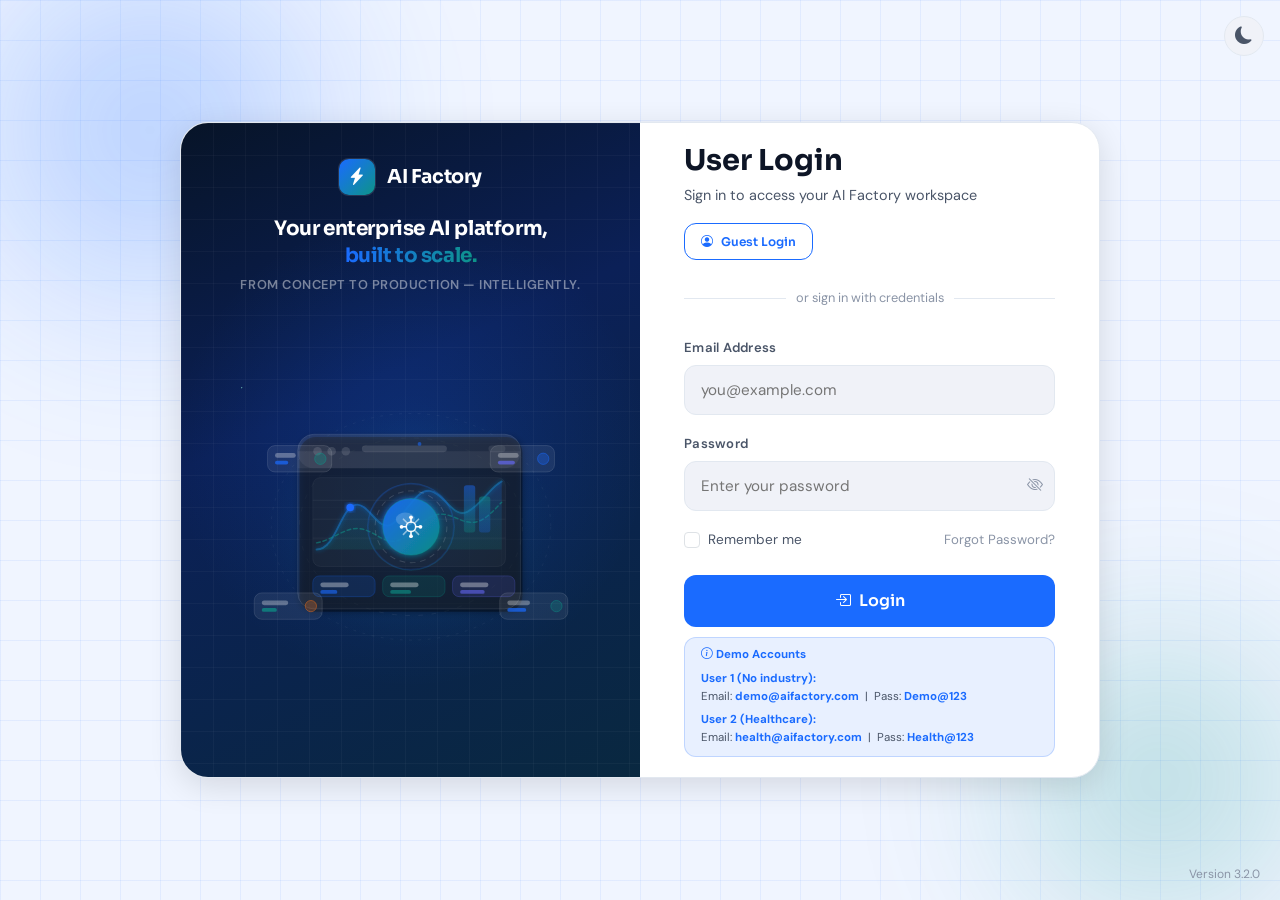
<file: index.html>
<!DOCTYPE html>
<html lang="en" data-theme="light">
<head>
  <meta charset="UTF-8" />
  <meta name="viewport" content="width=device-width, initial-scale=1.0" />
  <title>Login — AI Factory</title>

  <!-- Bootstrap 5 -->
  <link href="https://cdn.jsdelivr.net/npm/bootstrap@5.3.3/dist/css/bootstrap.min.css" rel="stylesheet" />
  <!-- Bootstrap Icons -->
  <link href="https://cdn.jsdelivr.net/npm/bootstrap-icons@1.11.3/font/bootstrap-icons.min.css" rel="stylesheet" />
  <!-- Google Fonts -->
  <link href="https://fonts.googleapis.com/css2?family=Sora:wght@300;400;500;600;700;800&family=DM+Sans:opsz,wght@9..40,300;9..40,400;9..40,500;9..40,600&display=swap" rel="stylesheet" />
  <!-- Styles -->
  <link rel="stylesheet" href="css/main.css" />
  <link rel="stylesheet" href="css/login.css" />

  <style>
    /* Spinner for button loading state */
    .spinner {
      display: inline-block;
      width: 14px; height: 14px;
      border: 2px solid rgba(255,255,255,.4);
      border-top-color: #fff;
      border-radius: 50%;
      animation: spin .7s linear infinite;
    }
    @keyframes spin { to { transform: rotate(360deg); } }

    /* Microsoft logo SVG colors */
    .ms-squares { display: flex; gap: 2px; }
    .ms-sq { width: 10px; height: 10px; border-radius: 1px; }
  </style>
</head>
<body class="login-body">

  <!-- Background elements -->
  <div class="login-grid"></div>
  <div class="login-blob login-blob-1"></div>
  <div class="login-blob login-blob-2"></div>

  <!-- Theme toggle (top-right) -->
  <button class="theme-toggle" style="position:fixed;top:16px;right:16px;z-index:100;"
          title="Toggle theme">
    <i class="bi bi-moon-fill"></i>
  </button>

  <!-- Toast container -->
  <div class="toast-container"></div>

  <!-- Login card -->
  <div class="login-wrapper">
    <div class="login-card">

      <!-- LEFT PANEL -->
      <div class="login-left">

        <!-- Logo -->
        <div class="login-logo anim-fade-up">
          <div class="login-logo-icon">
            <i class="bi bi-lightning-charge-fill"></i>
          </div>
          <span class="login-logo-text">AI Factory</span>
        </div>

        <!-- Tagline -->
        <div class="ll-headline anim-fade-up delay-1">
          Your enterprise AI platform, <em>built to scale.</em>
        </div>
        <div class="ll-sub anim-fade-up delay-2">
          From concept to production — intelligently.
        </div>

        <!-- Illustration -->
        <div class="ll-illustration anim-fade-up delay-2">
          <svg viewBox="0 0 360 300" xmlns="http://www.w3.org/2000/svg" class="ll-svg">
            <defs>

              <radialGradient id="bgGlow" cx="50%" cy="50%" r="50%">
                <stop offset="0%"   stop-color="#1a6bff" stop-opacity=".15"/>
                <stop offset="100%" stop-color="#0d9488" stop-opacity="0"/>
              </radialGradient>

              <linearGradient id="coreGrad" x1="0%" y1="0%" x2="100%" y2="100%">
                <stop offset="0%"   stop-color="#1a6bff"/>
                <stop offset="100%" stop-color="#0d9488"/>
              </linearGradient>

              <linearGradient id="ringGrad" x1="0%" y1="0%" x2="100%" y2="100%">
                <stop offset="0%"   stop-color="#1a6bff" stop-opacity=".5"/>
                <stop offset="100%" stop-color="#0d9488" stop-opacity=".5"/>
              </linearGradient>

              <linearGradient id="barA" x1="0%" y1="0%" x2="0%" y2="100%">
                <stop offset="0%"   stop-color="#1a6bff" stop-opacity=".9"/>
                <stop offset="100%" stop-color="#0d9488" stop-opacity=".6"/>
              </linearGradient>
              <linearGradient id="barB" x1="0%" y1="0%" x2="0%" y2="100%">
                <stop offset="0%"   stop-color="#0d9488" stop-opacity=".9"/>
                <stop offset="100%" stop-color="#1a6bff" stop-opacity=".5"/>
              </linearGradient>

              <filter id="softglow" x="-40%" y="-40%" width="180%" height="180%">
                <feGaussianBlur stdDeviation="4" result="b"/>
                <feMerge><feMergeNode in="b"/><feMergeNode in="SourceGraphic"/></feMerge>
              </filter>

              <filter id="subtleglow" x="-20%" y="-20%" width="140%" height="140%">
                <feGaussianBlur stdDeviation="2" result="b"/>
                <feMerge><feMergeNode in="b"/><feMergeNode in="SourceGraphic"/></feMerge>
              </filter>

              <clipPath id="cardClip">
                <rect x="60" y="50" width="240" height="190" rx="18"/>
              </clipPath>
            </defs>

            <!-- Ambient background glow -->
            <ellipse cx="180" cy="148" rx="155" ry="128" fill="url(#bgGlow)"/>

            <!-- ── Outer decorative orbit rings ── -->
            <ellipse cx="180" cy="148" rx="148" ry="120"
              fill="none" stroke="rgba(255,255,255,.05)" stroke-width="1"
              stroke-dasharray="3 7"/>
            <ellipse cx="180" cy="148" rx="118" ry="94"
              fill="none" stroke="rgba(255,255,255,.07)" stroke-width="1"
              stroke-dasharray="5 9"/>

            <!-- ── Floating mini dashboard card ── -->
            <!-- card shadow -->
            <rect x="62" y="53" width="236" height="185" rx="17"
              fill="rgba(0,0,0,.35)" filter="url(#softglow)"/>
            <!-- card body -->
            <rect x="60" y="50" width="236" height="185" rx="17"
              fill="rgba(255,255,255,.05)"
              stroke="rgba(255,255,255,.1)" stroke-width="1"/>
            <!-- card header bar -->
            <rect x="60" y="50" width="236" height="36" rx="17"
              fill="rgba(255,255,255,.06)"/>
            <rect x="60" y="68"  width="236" height="18"
              fill="rgba(255,255,255,.06)"/>
            <!-- traffic-light dots -->
            <circle cx="81" cy="68" r="4.5" fill="rgba(255,255,255,.12)"/>
            <circle cx="96" cy="68" r="4.5" fill="rgba(255,255,255,.12)"/>
            <circle cx="111" cy="68" r="4.5" fill="rgba(255,255,255,.12)"/>
            <!-- header label placeholder -->
            <rect x="128" y="62" width="90" height="7" rx="3.5"
              fill="rgba(255,255,255,.12)"/>
            <!-- right icon placeholder -->
            <rect x="262" y="62" width="18" height="7" rx="3.5"
              fill="rgba(255,255,255,.08)"/>

            <!-- ── Chart area (inside card) ── -->
            <!-- subtle chart bg -->
            <rect x="76" y="96" width="204" height="94" rx="8"
              fill="rgba(255,255,255,.03)" stroke="rgba(255,255,255,.05)" stroke-width="1"/>

            <!-- Grid lines (horizontal) -->
            <line x1="76"  y1="120" x2="280" y2="120" stroke="rgba(255,255,255,.05)" stroke-width="1"/>
            <line x1="76"  y1="140" x2="280" y2="140" stroke="rgba(255,255,255,.05)" stroke-width="1"/>
            <line x1="76"  y1="160" x2="280" y2="160" stroke="rgba(255,255,255,.05)" stroke-width="1"/>

            <!-- Smooth area chart fill -->
            <path d="M80,172 C100,172 105,130 120,125 C135,120 145,155 160,145
                      C175,135 185,108 200,110 C215,112 225,140 240,132
                      C255,124 265,105 276,100 L276,172 Z"
              fill="url(#barA)" opacity=".25"/>
            <!-- Area chart line -->
            <path d="M80,172 C100,172 105,130 120,125 C135,120 145,155 160,145
                      C175,135 185,108 200,110 C215,112 225,140 240,132
                      C255,124 265,105 276,100"
              fill="none" stroke="url(#ringGrad)" stroke-width="2"
              stroke-linecap="round" filter="url(#subtleglow)"/>

            <!-- Second line (teal) -->
            <path d="M80,165 C98,162 110,148 126,150 C142,152 152,168 168,162
                      C184,156 192,138 208,135 C224,132 236,148 252,142 C262,138 270,128 276,122"
              fill="none" stroke="rgba(13,148,136,.55)" stroke-width="1.5"
              stroke-dasharray="4 3" stroke-linecap="round"/>

            <!-- Animated dot tracking the main line -->
            <circle r="4" fill="#1a6bff" filter="url(#subtleglow)">
              <animateMotion dur="5s" repeatCount="indefinite"
                path="M80,172 C100,172 105,130 120,125 C135,120 145,155 160,145 C175,135 185,108 200,110 C215,112 225,140 240,132 C255,124 265,105 276,100"
                keyTimes="0;1" calcMode="linear"/>
            </circle>

            <!-- ── Mini bar chart (right side of card) ── -->
            <rect x="236" y="104" width="12" height="50" rx="3" fill="url(#barA)" opacity=".5"/>
            <rect x="252" y="116" width="12" height="38" rx="3" fill="url(#barB)" opacity=".5"/>

            <!-- ── KPI pill row at card bottom ── -->
            <!-- pill 1 -->
            <rect x="76" y="200" width="66" height="22" rx="7"
              fill="rgba(26,107,255,.15)" stroke="rgba(26,107,255,.25)" stroke-width="1"/>
            <rect x="84" y="207" width="30" height="5" rx="2.5" fill="rgba(255,255,255,.35)"/>
            <rect x="84" y="215" width="18" height="4" rx="2" fill="rgba(26,107,255,.6)"/>
            <!-- pill 2 -->
            <rect x="150" y="200" width="66" height="22" rx="7"
              fill="rgba(13,148,136,.15)" stroke="rgba(13,148,136,.25)" stroke-width="1"/>
            <rect x="158" y="207" width="30" height="5" rx="2.5" fill="rgba(255,255,255,.35)"/>
            <rect x="158" y="215" width="22" height="4" rx="2" fill="rgba(13,148,136,.6)"/>
            <!-- pill 3 -->
            <rect x="224" y="200" width="66" height="22" rx="7"
              fill="rgba(99,102,241,.15)" stroke="rgba(99,102,241,.25)" stroke-width="1"/>
            <rect x="232" y="207" width="30" height="5" rx="2.5" fill="rgba(255,255,255,.35)"/>
            <rect x="232" y="215" width="26" height="4" rx="2" fill="rgba(99,102,241,.6)"/>

            <!-- ── Central AI core orb (floating above card) ── -->
            <!-- outer halo -->
            <circle cx="180" cy="148" r="46"
              fill="none" stroke="url(#ringGrad)" stroke-width="1" opacity=".4">
              <animateTransform attributeName="transform" type="rotate"
                from="0 180 148" to="360 180 148" dur="18s" repeatCount="indefinite"/>
            </circle>
            <!-- rotating dashed ring -->
            <circle cx="180" cy="148" r="38"
              fill="none" stroke="rgba(255,255,255,.15)" stroke-width="1"
              stroke-dasharray="6 5">
              <animateTransform attributeName="transform" type="rotate"
                from="0 180 148" to="-360 180 148" dur="12s" repeatCount="indefinite"/>
            </circle>
            <!-- core body -->
            <circle cx="180" cy="148" r="30" fill="url(#coreGrad)"
              filter="url(#softglow)" opacity=".92"/>
            <!-- core highlight -->
            <ellipse cx="174" cy="140" rx="10" ry="7"
              fill="rgba(255,255,255,.18)"/>
            <!-- circuit / AI icon -->
            <g transform="translate(166,134)" fill="none" stroke="white"
              stroke-width="1.7" stroke-linecap="round" stroke-linejoin="round">
              <!-- abstract neural net / circuit -->
              <circle cx="14" cy="14" r="5" stroke-opacity=".9"/>
              <line x1="14" y1="9"  x2="14" y2="4"/>
              <line x1="14" y1="19" x2="14" y2="24"/>
              <line x1="9"  y1="14" x2="4"  y2="14"/>
              <line x1="19" y1="14" x2="24" y2="14"/>
              <circle cx="14" cy="4"  r="2" fill="white" stroke="none"/>
              <circle cx="14" cy="24" r="2" fill="white" stroke="none"/>
              <circle cx="4"  cy="14" r="2" fill="white" stroke="none"/>
              <circle cx="24" cy="14" r="2" fill="white" stroke="none"/>
              <line x1="10" y1="10" x2="6"  y2="6"  stroke-opacity=".5"/>
              <line x1="18" y1="10" x2="22" y2="6"  stroke-opacity=".5"/>
              <line x1="10" y1="18" x2="6"  y2="22" stroke-opacity=".5"/>
              <line x1="18" y1="18" x2="22" y2="22" stroke-opacity=".5"/>
            </g>
            <!-- pulse rings -->
            <circle cx="180" cy="148" r="30" fill="none"
              stroke="rgba(26,107,255,.6)" stroke-width="1.5">
              <animate attributeName="r"       values="30;54;30" dur="3.5s" repeatCount="indefinite"/>
              <animate attributeName="opacity" values=".7;0;.7"  dur="3.5s" repeatCount="indefinite"/>
            </circle>
            <circle cx="180" cy="148" r="30" fill="none"
              stroke="rgba(13,148,136,.4)" stroke-width="1">
              <animate attributeName="r"       values="30;46;30" dur="3.5s" begin="1.2s" repeatCount="indefinite"/>
              <animate attributeName="opacity" values=".5;0;.5"  dur="3.5s" begin="1.2s" repeatCount="indefinite"/>
            </circle>

            <!-- ── Floating micro-cards (surrounding the orb) ── -->
            <!-- Top-left chip -->
            <g transform="translate(28,62)">
              <rect width="68" height="28" rx="8"
                fill="rgba(255,255,255,.07)" stroke="rgba(255,255,255,.12)" stroke-width="1"/>
              <rect x="8" y="8"  width="22" height="5" rx="2.5" fill="rgba(255,255,255,.3)"/>
              <rect x="8" y="16" width="14" height="4" rx="2"   fill="rgba(26,107,255,.7)"/>
              <circle cx="56" cy="14" r="6"
                fill="rgba(13,148,136,.3)" stroke="rgba(13,148,136,.5)" stroke-width="1"/>
            </g>
            <!-- Top-right chip -->
            <g transform="translate(264,62)">
              <rect width="68" height="28" rx="8"
                fill="rgba(255,255,255,.07)" stroke="rgba(255,255,255,.12)" stroke-width="1"/>
              <rect x="8" y="8"  width="22" height="5" rx="2.5" fill="rgba(255,255,255,.3)"/>
              <rect x="8" y="16" width="18" height="4" rx="2"   fill="rgba(99,102,241,.7)"/>
              <circle cx="56" cy="14" r="6"
                fill="rgba(26,107,255,.3)" stroke="rgba(26,107,255,.5)" stroke-width="1"/>
            </g>
            <!-- Bottom-left chip -->
            <g transform="translate(14,218)">
              <rect width="72" height="28" rx="8"
                fill="rgba(255,255,255,.07)" stroke="rgba(255,255,255,.12)" stroke-width="1"/>
              <rect x="8" y="8"  width="28" height="5" rx="2.5" fill="rgba(255,255,255,.3)"/>
              <rect x="8" y="16" width="16" height="4" rx="2"   fill="rgba(13,148,136,.7)"/>
              <circle cx="60" cy="14" r="6"
                fill="rgba(249,115,22,.25)" stroke="rgba(249,115,22,.45)" stroke-width="1"/>
            </g>
            <!-- Bottom-right chip -->
            <g transform="translate(274,218)">
              <rect width="72" height="28" rx="8"
                fill="rgba(255,255,255,.07)" stroke="rgba(255,255,255,.12)" stroke-width="1"/>
              <rect x="8" y="8"  width="24" height="5" rx="2.5" fill="rgba(255,255,255,.3)"/>
              <rect x="8" y="16" width="20" height="4" rx="2"   fill="rgba(26,107,255,.7)"/>
              <circle cx="60" cy="14" r="6"
                fill="rgba(13,148,136,.25)" stroke="rgba(13,148,136,.45)" stroke-width="1"/>
            </g>

            <!-- ── Floating data particles ── -->
            <circle r="2" fill="rgba(26,107,255,.8)" opacity=".7">
              <animateMotion dur="7s" repeatCount="indefinite"
                path="M90,90 Q180,30 270,90 Q330,148 270,210 Q180,270 90,210 Q30,148 90,90"/>
            </circle>
            <circle r="1.5" fill="rgba(13,148,136,.8)" opacity=".7">
              <animateMotion dur="9s" repeatCount="indefinite" begin="2s"
                path="M270,90 Q180,30 90,90 Q30,148 90,210 Q180,270 270,210 Q330,148 270,90"/>
            </circle>
            <circle r="1.5" fill="rgba(255,255,255,.5)" opacity=".6">
              <animateMotion dur="11s" repeatCount="indefinite" begin="4s"
                path="M180,50 Q260,90 290,148 Q260,210 180,250 Q100,210 70,148 Q100,90 180,50"/>
            </circle>

          </svg>
        </div>

      </div><!-- /login-left -->

      <!-- RIGHT PANEL -->
      <div class="login-right">
        <div class="login-right-header anim-fade-up">
          <h2>User Login</h2>
          <p>Sign in to access your AI Factory workspace</p>
        </div>

        <!-- Guest login -->
        <div class="guest-btn-wrap anim-fade-up delay-1">
          <button class="btn-outline-accent" id="guestBtn" style="font-size:.75rem;padding:8px 16px;">
            <i class="bi bi-person-circle"></i> Guest Login
          </button>
        </div>

        <div class="or-divider anim-fade-up delay-1">or sign in with credentials</div>

        <!-- Login form -->
        <form id="loginForm" novalidate class="anim-fade-up delay-2">
          <!-- Email -->
          <div class="form-group">
            <label class="form-label" for="email">Email Address</label>
            <input
              type="email"
              id="email"
              class="form-input"
              placeholder="you@example.com"
              autocomplete="email"
            />
            <div class="field-error" id="emailError"></div>
          </div>

          <!-- Password -->
          <div class="form-group">
            <label class="form-label" for="password">Password</label>
            <div style="position:relative;">
              <input
                type="password"
                id="password"
                class="form-input"
                placeholder="Enter your password"
                autocomplete="current-password"
                style="padding-right:44px;"
              />
              <button type="button" id="togglePass"
                style="position:absolute;right:12px;top:50%;transform:translateY(-50%);
                       background:none;border:none;cursor:pointer;color:var(--text-muted);font-size:1rem;">
                <i class="bi bi-eye-slash" id="togglePassIcon"></i>
              </button>
            </div>
            <div class="field-error" id="passwordError"></div>
          </div>

          <!-- Remember me -->
          <div class="d-flex align-items-center justify-content-between" style="margin-top:4px;">
            <label class="d-flex align-items-center gap-2" style="cursor:pointer;">
              <input type="checkbox" id="remember" class="form-check-input" style="margin:0;" />
              <span class="form-check-label">Remember me</span>
            </label>
            <a href="#" class="forgot-link" style="margin:0;">Forgot Password?</a>
          </div>

          <!-- Submit -->
          <button type="submit" class="login-btn" id="loginBtn">
            <i class="bi bi-box-arrow-in-right"></i> Login
          </button>
        </form>

        <!-- Demo credentials hint -->
        <div class="demo-hint anim-fade-up delay-3">
          <div style="font-weight:700;margin-bottom:6px;color:var(--accent);">
            <i class="bi bi-info-circle"></i> Demo Accounts
          </div>
          <div style="margin-bottom:4px;">
            <strong>User 1 (No industry):</strong><br/>
            Email: <strong>demo@aifactory.com</strong> &nbsp;|&nbsp; Pass: <strong>Demo@123</strong>
          </div>
          <div>
            <strong>User 2 (Healthcare):</strong><br/>
            Email: <strong>health@aifactory.com</strong> &nbsp;|&nbsp; Pass: <strong>Health@123</strong>
          </div>
        </div>
      </div><!-- /login-right -->

    </div><!-- /login-card -->
  </div>

  <!-- Version -->
  <div class="login-version">Version 3.2.0</div>

  <!-- Scripts -->
  <script src="https://cdn.jsdelivr.net/npm/bootstrap@5.3.3/dist/js/bootstrap.bundle.min.js"></script>
  <script src="js/core.js"></script>
  <script>
    // Password toggle
    document.getElementById('togglePass')?.addEventListener('click', () => {
      const input = document.getElementById('password');
      const icon  = document.getElementById('togglePassIcon');
      if (input.type === 'password') {
        input.type = 'text';
        icon.className = 'bi bi-eye';
      } else {
        input.type = 'password';
        icon.className = 'bi bi-eye-slash';
      }
    });
  </script>
  <script src="js/login.js"></script>
</body>
</html>
</file>
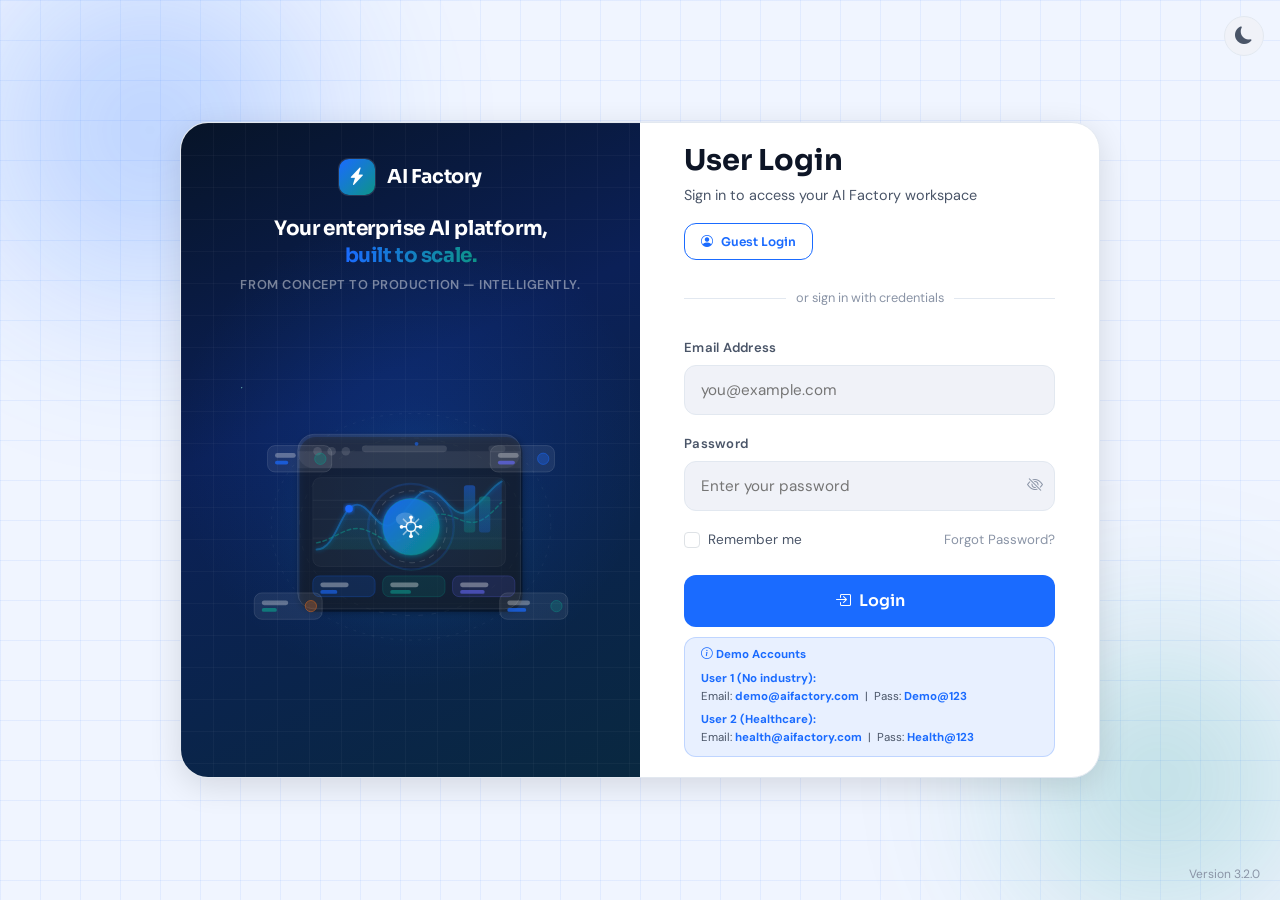
<file: financial.html>
<!DOCTYPE html>
<html lang="en" data-theme="light" class="ind-financial">
<head>
<meta charset="utf-8"><meta name="viewport" content="width=device-width,initial-scale=1">
<title>AI Factory · Financial Services</title>
<link rel="stylesheet" href="css/portal.css">
</head>
<body class="ind-financial">
<div class="portal-wrap">


  <div class="sb-overlay" id="sbOverlay"></div>
  <aside class="sidebar" id="sidebar">
    <div class="sb-brand">
      <div class="sb-logo-mark">AI</div>
      <div class="sb-brand-text">
        <strong>AI Factory™</strong>
        <span>Enterprise Platform</span>
      </div>
    </div>
    <div class="sb-industry">
      <div class="sb-industry-icon">💳</div>
      <div class="sb-industry-text">
        <strong>Financial Services</strong>
        <span>Industry Dashboard</span>
      </div>
    </div>
    <nav class="sb-nav">
      <div class="sb-section-label">Overview</div>
    <a class="sb-item" href="financial.html" data-page="financial.html" data-label="Financial Services Dashboard">
      <span class="sb-icon"><svg width="16" height="16" viewBox="0 0 24 24" fill="none" stroke="currentColor" stroke-width="2" stroke-linecap="round" stroke-linejoin="round" class=""><rect x="3" y="3" width="7" height="7" rx="1"/><rect x="14" y="3" width="7" height="7" rx="1"/><rect x="3" y="14" width="7" height="7" rx="1"/><rect x="14" y="14" width="7" height="7" rx="1"/></svg></span>
      <span class="sb-label">Financial Services Dashboard</span>
    </a><div class="sb-section-label">Content</div>
    <a class="sb-item" href="#agents" data-label="Featured Agents">
      <span class="sb-icon"><svg width="16" height="16" viewBox="0 0 24 24" fill="none" stroke="currentColor" stroke-width="2" stroke-linecap="round" stroke-linejoin="round" class=""><circle cx="12" cy="8" r="4"/><path d="M4 20c0-4 3.6-7 8-7s8 3 8 7"/></svg></span>
      <span class="sb-label">Featured Agents</span>
    </a>
    <a class="sb-item" href="#gallery" data-label="Use Cases">
      <span class="sb-icon"><svg width="16" height="16" viewBox="0 0 24 24" fill="none" stroke="currentColor" stroke-width="2" stroke-linecap="round" stroke-linejoin="round" class=""><path d="M4 6h16M4 12h16M4 18h10"/></svg></span>
      <span class="sb-label">Use Cases</span>
    </a><div class="sb-section-label">Trust</div>
    <a class="sb-item" href="#compliance" data-label="Compliance">
      <span class="sb-icon"><svg width="16" height="16" viewBox="0 0 24 24" fill="none" stroke="currentColor" stroke-width="2" stroke-linecap="round" stroke-linejoin="round" class=""><path d="M12 2l9 4v6c0 5.5-3.8 10.7-9 12C6.8 22.7 3 17.5 3 12V6z"/><path d="M9 12l2 2 4-4"/></svg></span>
      <span class="sb-label">Compliance</span>
    </a>
    <a class="sb-item" href="#how-it-works" data-label="How It Works">
      <span class="sb-icon"><svg width="16" height="16" viewBox="0 0 24 24" fill="none" stroke="currentColor" stroke-width="2" stroke-linecap="round" stroke-linejoin="round" class=""><circle cx="12" cy="12" r="9"/><path d="M12 7v5l3 2"/></svg></span>
      <span class="sb-label">How It Works</span>
    </a>
    <a class="sb-item" href="#case-study" data-label="Case Study">
      <span class="sb-icon"><svg width="16" height="16" viewBox="0 0 24 24" fill="none" stroke="currentColor" stroke-width="2" stroke-linecap="round" stroke-linejoin="round" class=""><path d="M14 2H6a2 2 0 00-2 2v16a2 2 0 002 2h12a2 2 0 002-2V8z"/><path d="M14 2v6h6"/></svg></span>
      <span class="sb-label">Case Study</span>
    </a><div class="sb-section-label">Support</div>
    <a class="sb-item" href="#faq" data-label="FAQ">
      <span class="sb-icon"><svg width="16" height="16" viewBox="0 0 24 24" fill="none" stroke="currentColor" stroke-width="2" stroke-linecap="round" stroke-linejoin="round" class=""><circle cx="12" cy="12" r="9"/><path d="M9.1 9a3 3 0 015.8 1c0 2-3 3-3 3M12 17h.01"/></svg></span>
      <span class="sb-label">FAQ</span>
    </a>
    <a class="sb-item" href="#cta" data-label="Book Demo">
      <span class="sb-icon"><svg width="16" height="16" viewBox="0 0 24 24" fill="none" stroke="currentColor" stroke-width="2" stroke-linecap="round" stroke-linejoin="round" class=""><path d="M15 10l4.553-2.277A1 1 0 0121 8.624v6.752a1 1 0 01-1.447.9L15 14M3 8a2 2 0 012-2h10a2 2 0 012 2v8a2 2 0 01-2 2H5a2 2 0 01-2-2V8z"/></svg></span>
      <span class="sb-label">Book Demo</span>
    </a>
      <div class="sb-divider"></div>
      <div class="sb-section-label">Industries</div>
      
    <a class="sb-item" href="healthcare.html" data-label="Healthcare" data-page="healthcare.html">
      <span class="sb-icon" style="font-size:15px;">🏥</span>
      <span class="sb-label">Healthcare</span>
    </a>
    <a class="sb-item" href="financial.html" data-label="Financial" data-page="financial.html">
      <span class="sb-icon" style="font-size:15px;">💳</span>
      <span class="sb-label">Financial</span>
    </a>
    <a class="sb-item" href="manufacturing.html" data-label="Manufacturing" data-page="manufacturing.html">
      <span class="sb-icon" style="font-size:15px;">🏭</span>
      <span class="sb-label">Manufacturing</span>
    </a>
    <a class="sb-item" href="retail.html" data-label="Retail" data-page="retail.html">
      <span class="sb-icon" style="font-size:15px;">🛍️</span>
      <span class="sb-label">Retail</span>
    </a>
    <a class="sb-item" href="insurance.html" data-label="Insurance" data-page="insurance.html">
      <span class="sb-icon" style="font-size:15px;">🛡️</span>
      <span class="sb-label">Insurance</span>
    </a>
      <div class="sb-divider"></div>
      <a class="sb-item" href="landing-page.html" data-label="All Industries">
        <span class="sb-icon"><svg width="16" height="16" viewBox="0 0 24 24" fill="none" stroke="currentColor" stroke-width="2" stroke-linecap="round" stroke-linejoin="round" class=""><path d="M3 9l9-6 9 6v11a2 2 0 01-2 2H5a2 2 0 01-2-2V9z"/><polyline points="9 22 9 12 15 12 15 22"/></svg></span>
        <span class="sb-label">All Industries</span>
      </a>
      <a class="sb-item js-logout" href="#" data-label="Sign Out">
        <span class="sb-icon"><svg width="16" height="16" viewBox="0 0 24 24" fill="none" stroke="currentColor" stroke-width="2" stroke-linecap="round" stroke-linejoin="round" class=""><path d="M9 21H5a2 2 0 01-2-2V5a2 2 0 012-2h4M16 17l5-5-5-5M21 12H9"/></svg></span>
        <span class="sb-label">Sign Out</span>
      </a>
    </nav>
    <div class="sb-footer">
      <div class="sb-user">
        <div class="sb-avatar js-user-initials">AM</div>
        <div class="sb-user-info">
          <div class="sb-user-name js-user-name">Alex Morgan</div>
          <div class="sb-user-role">Platform Admin</div>
        </div>
      </div>
    </div>
  </aside>

<div class="portal-main" id="portalMain">

  <header class="topbar" id="topbar">
    <button class="tb-collapse-btn" id="collapseBtn" title="Toggle sidebar" aria-label="Toggle sidebar"><svg width="16" height="16" viewBox="0 0 24 24" fill="none" stroke="currentColor" stroke-width="2" stroke-linecap="round" stroke-linejoin="round" class=""><path d="M3 12h18M3 6h18M3 18h18"/></svg></button>
    <button class="tb-collapse-btn" id="mobileMenuBtn" aria-label="Open navigation menu" style="display:none;"><svg width="16" height="16" viewBox="0 0 24 24" fill="none" stroke="currentColor" stroke-width="2" stroke-linecap="round" stroke-linejoin="round" class=""><path d="M3 12h18M3 6h18M3 18h18"/></svg></button>
    <div class="tb-breadcrumb">
      <a href="landing-page.html">AI Factory</a>
      <span class="sep">/</span>
      <span class="current">Financial Services</span>
    </div>
    <div class="tb-spacer"></div>
    <div class="tb-search">
      <svg width="14" height="14" viewBox="0 0 24 24" fill="none" stroke="currentColor" stroke-width="2" stroke-linecap="round" stroke-linejoin="round" class=""><circle cx="11" cy="11" r="7"/><path d="M21 21l-4-4"/></svg>
      <input placeholder="Search financial AI use cases…">
    </div>
    <div class="tb-actions">
      <button class="tb-icon-btn" title="Notifications" aria-label="Notifications">
        <svg width="16" height="16" viewBox="0 0 24 24" fill="none" stroke="currentColor" stroke-width="2" stroke-linecap="round" stroke-linejoin="round" class=""><path d="M18 8A6 6 0 006 8c0 7-3 9-3 9h18s-3-2-3-9M13.73 21a2 2 0 01-3.46 0"/></svg>
        <span class="tb-badge"></span>
      </button>
      <button class="tb-icon-btn" title="Help" aria-label="Help & documentation">
        <svg width="16" height="16" viewBox="0 0 24 24" fill="none" stroke="currentColor" stroke-width="2" stroke-linecap="round" stroke-linejoin="round" class=""><circle cx="12" cy="12" r="9"/><path d="M9.1 9a3 3 0 015.8 1c0 2-3 3-3 3M12 17h.01"/></svg>
      </button>
      <button class="theme-toggle-btn" title="Toggle dark/light mode" aria-label="Toggle dark/light mode">🌙</button>
      <div class="tb-user-chip">
        <div class="tb-chip-avatar js-user-initials">AM</div>
        <span class="tb-chip-name js-user-name">Alex Morgan</span>
        <svg width="12" height="12" viewBox="0 0 24 24" fill="none" stroke="currentColor" stroke-width="2" stroke-linecap="round" stroke-linejoin="round" class=""><polyline points="6 9 12 15 18 9"/></svg>
      </div>
    </div>
  </header>

<div class="page-content">

<div class="page-header">
  <div class="page-header-left">
    <h2 class="page-title">Financial Services AI Platform</h1>
    <p class="page-subtitle">Deploy production-ready agents for fraud detection, credit risk scoring, AML surveillance, and regul…</p>
  </div>
  <div class="page-actions">
    <a href="landing-page.html" class="btn btn-ghost"><svg width="14" height="14" viewBox="0 0 24 24" fill="none" stroke="currentColor" stroke-width="2" stroke-linecap="round" stroke-linejoin="round" class=""><path d="M19 12H5M12 5l-7 7 7 7"/></svg> All Industries</a>
    <a href="#cta" class="btn btn-primary"><svg width="14" height="14" viewBox="0 0 24 24" fill="none" stroke="currentColor" stroke-width="2" stroke-linecap="round" stroke-linejoin="round" class=""><path d="M15 10l4.553-2.277A1 1 0 0121 8.624v6.752a1 1 0 01-1.447.9L15 14M3 8a2 2 0 012-2h10a2 2 0 012 2v8a2 2 0 01-2 2H5a2 2 0 01-2-2V8z"/></svg> Book Demo</a>
  </div>
</div>

<div class="industry-hero">
  <div class="hero-left">
    <div class="hero-eyebrow"><span class="dot"></span>AI Factory · Financial Services</div>
    <h1 class="hero-h1">AI agents purpose-built for <em>risk, compliance &amp; wealth</em> workflows.</h1>
    <p class="hero-sub">Deploy production-ready agents for fraud detection, credit risk scoring, AML surveillance, and regulatory reporting — on your infrastructure, with full explainability and regulator-ready audit trails.</p>
    <div class="hero-cta-row">
      <a href="#cta" class="btn btn-primary btn-sm">Book a 30-min demo →</a>
      <a href="#gallery" class="btn btn-ghost btn-sm">Explore use cases</a>
    </div>
    <div class="hero-trust">
      <div class="hero-trust-item"><b>180+</b> production agents deployed</div>
      <div class="hero-trust-sep"></div>
      <div class="hero-trust-item">SOC 2 · ISO 27001 · PCI-DSS</div>
      <div class="hero-trust-sep"></div>
      <div class="hero-trust-item">Azure · AWS · <b>GCP</b></div>
    </div>
  </div>
  <div class="chat-widget">
    <div class="chat-head">
      <div class="chat-head-icon"><svg width="14" height="14" viewBox="0 0 24 24" fill="none" stroke="currentColor" stroke-width="2" stroke-linecap="round" stroke-linejoin="round" class=""><rect x="3" y="3" width="18" height="18" rx="2"/><path d="M9 12h2v5H9zM13 8h2v9h-2zM17 14h2v3h-2z"/></svg></div>
      <div><div class="chat-head-name">Fraud Detection Agent</div><div class="chat-head-role">v4.1</div></div>
      <div class="chat-live">Live</div>
    </div>
    <div class="chat-msgs">
      <div class="chat-msg u">Real-time transaction scoring using graph neural networks — …</div>
      <div class="chat-msg b"><b>Analysis complete.</b> catches synthetic identity, account takeover, and money mule patterns …<br><span class="chat-pill">✓ Financial Services AI Engine</span></div>
    </div>
    <div class="chat-float-row">
      <div class="chat-float">
        <div class="chat-float-label">Fraud detection accuracy</div>
        <div class="chat-float-val">94</div>
        <div class="chat-float-delta">Tier-1 bank · 12-month produ</div>
        <div class="chat-mini-bars"><span style="height:55%"></span><span style="height:70%"></span><span style="height:45%"></span><span style="height:35%"></span><span style="height:22%"></span><span style="height:16%"></span><span style="height:100%"></span></div>
      </div>
      <div class="chat-float">
        <div class="chat-float-label">Monthly fraud prevented </div>
        <div class="chat-float-val">$4.2</div>
        <div class="chat-float-delta">12 retail banking deployment</div>
      </div>
    </div>
  </div>
</div>

<div class="trust-row">
  <span class="trust-label">Trusted by</span>
  <div class="trust-logos"><span class="trust-logo">◆ Apex Capital</span><div class="trust-sep"></div><span class="trust-logo">◈ Meridian Bank</span><div class="trust-sep"></div><span class="trust-logo">■ Volta Fintech</span><div class="trust-sep"></div><span class="trust-logo">● NovaPay</span><div class="trust-sep"></div><span class="trust-logo">∿ ClearLedger</span></div>
</div>

<div class="kpi-grid">
  <div class="kpi-card">
    <div class="kpi-icon"><svg width="22" height="22" viewBox="0 0 24 24" fill="none" stroke="currentColor" stroke-width="2" stroke-linecap="round" stroke-linejoin="round" class=""><path d="M12 2l10 6.5v7L12 22 2 15.5v-7L12 2z"/></svg></div>
    <div class="kpi-value">94<sub>%</sub></div>
    <div class="kpi-label">Fraud detection accuracy with <0.1% false positive rate</div>
    <div class="kpi-source">Tier-1 bank · 12-month production</div>
  </div>
  <div class="kpi-card">
    <div class="kpi-icon"><svg width="22" height="22" viewBox="0 0 24 24" fill="none" stroke="currentColor" stroke-width="2" stroke-linecap="round" stroke-linejoin="round" class=""><path d="M12 2l10 6.5v7L12 22 2 15.5v-7L12 2z"/></svg></div>
    <div class="kpi-value">$4.2<sub>M</sub></div>
    <div class="kpi-label">Monthly fraud prevented per deployment on average</div>
    <div class="kpi-source">12 retail banking deployments</div>
  </div>
  <div class="kpi-card">
    <div class="kpi-icon"><svg width="22" height="22" viewBox="0 0 24 24" fill="none" stroke="currentColor" stroke-width="2" stroke-linecap="round" stroke-linejoin="round" class=""><circle cx="12" cy="12" r="9"/><path d="M12 7v5l3 2"/></svg></div>
    <div class="kpi-value">1.8<sub>s</sub></div>
    <div class="kpi-label">Average credit decision latency vs 48 hours manual</div>
    <div class="kpi-source">Digital lending platform</div>
  </div>
  <div class="kpi-card">
    <div class="kpi-icon"><svg width="22" height="22" viewBox="0 0 24 24" fill="none" stroke="currentColor" stroke-width="2" stroke-linecap="round" stroke-linejoin="round" class=""><path d="M3 3v18h18"/></svg></div>
    <div class="kpi-value">63<sub>%</sub></div>
    <div class="kpi-label">Reduction in AML false positives reducing analyst workload</div>
    <div class="kpi-source">Regional bank · n=3</div>
  </div></div>

<div id="agents">
<div class="section-title-row">
  <h2><svg width="16" height="16" viewBox="0 0 24 24" fill="none" stroke="currentColor" stroke-width="2" stroke-linecap="round" stroke-linejoin="round" class=""><rect x="3" y="3" width="18" height="18" rx="2"/><path d="M9 12h2v5H9zM13 8h2v9h-2zM17 14h2v3h-2z"/></svg> Featured Agents</h2>
  <a href="#gallery" class="btn btn-ghost btn-sm">View all →</a>
</div>
<p class="section-desc">Each agent ships with explainability reports, audit logs, and model cards — integrated with core banking, trading, and CRM systems.</p>
<div class="agents-grid">
  <article class="agent-card">
    <div class="agent-thumb t1">
      <svg width="48" height="48" viewBox="0 0 24 24" fill="none" stroke="currentColor" stroke-width="2" stroke-linecap="round" stroke-linejoin="round" class=""><path d="M19 14c0 4-3.5 6-7 6s-7-2-7-6V6c0-1 1-2 2-2h3"/><path d="M14 4h3c1 0 2 1 2 2v8"/><circle cx="19" cy="18" r="2"/><path d="M12 4v6M9 7h6"/></svg>
      <div class="agent-ribbon ">CONSUMED POC</div>
      <div class="agent-thumb-version">v4.1</div>
    </div>
    <div class="agent-body">
      <div class="agent-title">Fraud Detection Agent</div>
      <div class="agent-meta">Industry: <b>Retail Banking · Payments</b></div>
      <p class="agent-desc">Real-time transaction scoring using graph neural networks — catches synthetic identity, account takeover, and money mule patterns at sub-100ms latency.</p>
      <div class="agent-footer">
        <a href="#case-study" class="agent-cs-btn"><svg width="13" height="13" viewBox="0 0 24 24" fill="none" stroke="currentColor" stroke-width="2" stroke-linecap="round" stroke-linejoin="round" class=""><path d="M14 2H6a2 2 0 00-2 2v16a2 2 0 002 2h12a2 2 0 002-2V8z"/><path d="M14 2v6h6"/></svg> Case Study</a>
        <button class="agent-action-btn" title="Demo"><svg width="14" height="14" viewBox="0 0 24 24" fill="none" stroke="currentColor" stroke-width="2" stroke-linecap="round" stroke-linejoin="round" class=""><path d="M8 5v14l11-7z"/></svg></button>
        <button class="agent-action-btn" title="Schedule POC"><svg width="14" height="14" viewBox="0 0 24 24" fill="none" stroke="currentColor" stroke-width="2" stroke-linecap="round" stroke-linejoin="round" class=""><rect x="3" y="4" width="18" height="16" rx="2"/><path d="M16 2v4M8 2v4M3 10h18"/></svg></button>
      </div>
    </div>
  </article>
  <article class="agent-card">
    <div class="agent-thumb t2">
      <svg width="48" height="48" viewBox="0 0 24 24" fill="none" stroke="currentColor" stroke-width="2" stroke-linecap="round" stroke-linejoin="round" class=""><rect x="3" y="3" width="18" height="18" rx="2"/><path d="M9 12h2v5H9zM13 8h2v9h-2zM17 14h2v3h-2z"/></svg>
      <div class="agent-ribbon is-new">NEW</div>
      <div class="agent-thumb-version">v2.3</div>
    </div>
    <div class="agent-body">
      <div class="agent-title">Credit Risk Scorer</div>
      <div class="agent-meta">Industry: <b>Lending · Underwriting</b></div>
      <p class="agent-desc">Explainable credit scoring using alternative data with SHAP attributions and disparate impact reporting for ECOA compliance.</p>
      <div class="agent-footer">
        <a href="#case-study" class="agent-cs-btn"><svg width="13" height="13" viewBox="0 0 24 24" fill="none" stroke="currentColor" stroke-width="2" stroke-linecap="round" stroke-linejoin="round" class=""><path d="M14 2H6a2 2 0 00-2 2v16a2 2 0 002 2h12a2 2 0 002-2V8z"/><path d="M14 2v6h6"/></svg> Case Study</a>
        <button class="agent-action-btn" title="Demo"><svg width="14" height="14" viewBox="0 0 24 24" fill="none" stroke="currentColor" stroke-width="2" stroke-linecap="round" stroke-linejoin="round" class=""><path d="M8 5v14l11-7z"/></svg></button>
        <button class="agent-action-btn" title="Schedule POC"><svg width="14" height="14" viewBox="0 0 24 24" fill="none" stroke="currentColor" stroke-width="2" stroke-linecap="round" stroke-linejoin="round" class=""><rect x="3" y="4" width="18" height="16" rx="2"/><path d="M16 2v4M8 2v4M3 10h18"/></svg></button>
      </div>
    </div>
  </article>
  <article class="agent-card">
    <div class="agent-thumb t3">
      <svg width="48" height="48" viewBox="0 0 24 24" fill="none" stroke="currentColor" stroke-width="2" stroke-linecap="round" stroke-linejoin="round" class=""><circle cx="12" cy="12" r="9"/><path d="M12 7v5l3 2"/></svg>
      <div class="agent-ribbon ">TRENDING</div>
      <div class="agent-thumb-version">v1.8</div>
    </div>
    <div class="agent-body">
      <div class="agent-title">AML Surveillance Agent</div>
      <div class="agent-meta">Industry: <b>Compliance · RegTech</b></div>
      <p class="agent-desc">Entity resolution and typology-based detection for money laundering — auto-generates SAR drafts with cited transaction chains.</p>
      <div class="agent-footer">
        <a href="#case-study" class="agent-cs-btn"><svg width="13" height="13" viewBox="0 0 24 24" fill="none" stroke="currentColor" stroke-width="2" stroke-linecap="round" stroke-linejoin="round" class=""><path d="M14 2H6a2 2 0 00-2 2v16a2 2 0 002 2h12a2 2 0 002-2V8z"/><path d="M14 2v6h6"/></svg> Case Study</a>
        <button class="agent-action-btn" title="Demo"><svg width="14" height="14" viewBox="0 0 24 24" fill="none" stroke="currentColor" stroke-width="2" stroke-linecap="round" stroke-linejoin="round" class=""><path d="M8 5v14l11-7z"/></svg></button>
        <button class="agent-action-btn" title="Schedule POC"><svg width="14" height="14" viewBox="0 0 24 24" fill="none" stroke="currentColor" stroke-width="2" stroke-linecap="round" stroke-linejoin="round" class=""><rect x="3" y="4" width="18" height="16" rx="2"/><path d="M16 2v4M8 2v4M3 10h18"/></svg></button>
      </div>
    </div>
  </article>
  <article class="agent-card">
    <div class="agent-thumb t4">
      <svg width="48" height="48" viewBox="0 0 24 24" fill="none" stroke="currentColor" stroke-width="2" stroke-linecap="round" stroke-linejoin="round" class=""><path d="M21 15a4 4 0 01-4 4H7l-4 4V5a4 4 0 014-4h10a4 4 0 014 4z"/><circle cx="9" cy="10" r="1"/><circle cx="13" cy="10" r="1"/></svg>
      <div class="agent-ribbon ">CONSUMED POC</div>
      <div class="agent-thumb-version">v3.0</div>
    </div>
    <div class="agent-body">
      <div class="agent-title">Portfolio Risk Monitor</div>
      <div class="agent-meta">Industry: <b>Wealth Management · Risk</b></div>
      <p class="agent-desc">Continuous portfolio stress testing against macro scenarios with plain-language risk narratives for relationship managers.</p>
      <div class="agent-footer">
        <a href="#case-study" class="agent-cs-btn"><svg width="13" height="13" viewBox="0 0 24 24" fill="none" stroke="currentColor" stroke-width="2" stroke-linecap="round" stroke-linejoin="round" class=""><path d="M14 2H6a2 2 0 00-2 2v16a2 2 0 002 2h12a2 2 0 002-2V8z"/><path d="M14 2v6h6"/></svg> Case Study</a>
        <button class="agent-action-btn" title="Demo"><svg width="14" height="14" viewBox="0 0 24 24" fill="none" stroke="currentColor" stroke-width="2" stroke-linecap="round" stroke-linejoin="round" class=""><path d="M8 5v14l11-7z"/></svg></button>
        <button class="agent-action-btn" title="Schedule POC"><svg width="14" height="14" viewBox="0 0 24 24" fill="none" stroke="currentColor" stroke-width="2" stroke-linecap="round" stroke-linejoin="round" class=""><rect x="3" y="4" width="18" height="16" rx="2"/><path d="M16 2v4M8 2v4M3 10h18"/></svg></button>
      </div>
    </div>
  </article>
  <article class="agent-card">
    <div class="agent-thumb t5">
      <svg width="48" height="48" viewBox="0 0 24 24" fill="none" stroke="currentColor" stroke-width="2" stroke-linecap="round" stroke-linejoin="round" class=""><path d="M3 3v18h18"/><circle cx="8" cy="16" r="2"/><circle cx="14" cy="10" r="2"/><circle cx="19" cy="7" r="2"/></svg>
      <div class="agent-ribbon is-new">NEW</div>
      <div class="agent-thumb-version">v1.4</div>
    </div>
    <div class="agent-body">
      <div class="agent-title">Regulatory Reporting AI</div>
      <div class="agent-meta">Industry: <b>Compliance · Finance</b></div>
      <p class="agent-desc">Automates Basel III, IFRS 9, Dodd-Frank, and CCAR report generation with source-cited calculations and variance analysis.</p>
      <div class="agent-footer">
        <a href="#case-study" class="agent-cs-btn"><svg width="13" height="13" viewBox="0 0 24 24" fill="none" stroke="currentColor" stroke-width="2" stroke-linecap="round" stroke-linejoin="round" class=""><path d="M14 2H6a2 2 0 00-2 2v16a2 2 0 002 2h12a2 2 0 002-2V8z"/><path d="M14 2v6h6"/></svg> Case Study</a>
        <button class="agent-action-btn" title="Demo"><svg width="14" height="14" viewBox="0 0 24 24" fill="none" stroke="currentColor" stroke-width="2" stroke-linecap="round" stroke-linejoin="round" class=""><path d="M8 5v14l11-7z"/></svg></button>
        <button class="agent-action-btn" title="Schedule POC"><svg width="14" height="14" viewBox="0 0 24 24" fill="none" stroke="currentColor" stroke-width="2" stroke-linecap="round" stroke-linejoin="round" class=""><rect x="3" y="4" width="18" height="16" rx="2"/><path d="M16 2v4M8 2v4M3 10h18"/></svg></button>
      </div>
    </div>
  </article>
  <article class="agent-card">
    <div class="agent-thumb t6">
      <svg width="48" height="48" viewBox="0 0 24 24" fill="none" stroke="currentColor" stroke-width="2" stroke-linecap="round" stroke-linejoin="round" class=""><path d="M10 3L3 10l6 6 7-7z"/><path d="M16 6l5 5-7 7-3-3"/></svg>
      <div class="agent-ribbon ">TRENDING</div>
      <div class="agent-thumb-version">v2.1</div>
    </div>
    <div class="agent-body">
      <div class="agent-title">KYC / Onboarding Agent</div>
      <div class="agent-meta">Industry: <b>Compliance · Onboarding</b></div>
      <p class="agent-desc">Accelerates customer onboarding — document extraction, identity verification, sanctions screening, and risk rating in minutes.</p>
      <div class="agent-footer">
        <a href="#case-study" class="agent-cs-btn"><svg width="13" height="13" viewBox="0 0 24 24" fill="none" stroke="currentColor" stroke-width="2" stroke-linecap="round" stroke-linejoin="round" class=""><path d="M14 2H6a2 2 0 00-2 2v16a2 2 0 002 2h12a2 2 0 002-2V8z"/><path d="M14 2v6h6"/></svg> Case Study</a>
        <button class="agent-action-btn" title="Demo"><svg width="14" height="14" viewBox="0 0 24 24" fill="none" stroke="currentColor" stroke-width="2" stroke-linecap="round" stroke-linejoin="round" class=""><path d="M8 5v14l11-7z"/></svg></button>
        <button class="agent-action-btn" title="Schedule POC"><svg width="14" height="14" viewBox="0 0 24 24" fill="none" stroke="currentColor" stroke-width="2" stroke-linecap="round" stroke-linejoin="round" class=""><rect x="3" y="4" width="18" height="16" rx="2"/><path d="M16 2v4M8 2v4M3 10h18"/></svg></button>
      </div>
    </div>
  </article></div>
</div>

<div class="gallery-wrap" id="gallery">
  <div class="gallery-header">
    <div class="section-title-row" style="margin-bottom:14px;">
      <h2><svg width="16" height="16" viewBox="0 0 24 24" fill="none" stroke="currentColor" stroke-width="2" stroke-linecap="round" stroke-linejoin="round" class=""><path d="M4 6h16M4 12h16M4 18h10"/></svg> Full Use-Case Gallery</h2>
    </div>
    <p class="section-desc" style="margin-bottom:14px;">Filter by business line, data source, regulatory framework, or business goal. All assets include a working POC and a case study.</p>
  </div>
  <div class="gallery-controls">
    <div class="gallery-search">
      <svg width="14" height="14" viewBox="0 0 24 24" fill="none" stroke="currentColor" stroke-width="2" stroke-linecap="round" stroke-linejoin="round" class=""><circle cx="11" cy="11" r="7"/><path d="M21 21l-4-4"/></svg>
      <input id="searchInput" placeholder="Search financial AI use cases…">
      <span class="count-badge" id="count">0</span>
    </div>
    <div class="chip-row" id="categoryChips"></div>
  </div>
  <div class="gallery-body">
    <div class="filter-panel" id="filterSidebar"></div>
    <div class="gallery-grid-wrap"><div class="gallery-grid" id="galleryGrid"></div></div>
  </div>
</div>

<div class="compliance-section" id="compliance">
  <div class="section-title-row">
    <h2 style="color:white;"><svg width="16" height="16" viewBox="0 0 24 24" fill="none" stroke="currentColor" stroke-width="2" stroke-linecap="round" stroke-linejoin="round" class=""><path d="M12 2l9 4v6c0 5.5-3.8 10.7-9 12C6.8 22.7 3 17.5 3 12V6z"/><path d="M9 12l2 2 4-4"/></svg> Trust &amp; Security</h2>
  </div>
  <p class="compliance-desc">Every agent runs in your own cloud tenant. Customer data never leaves your perimeter — not for inference, not for model training.</p>
  <div class="badge-row">
  <div class="badge-card">
    <div class="badge-icon"><svg width="18" height="18" viewBox="0 0 24 24" fill="none" stroke="currentColor" stroke-width="2" stroke-linecap="round" stroke-linejoin="round" class=""><path d="M12 2l9 4v6c0 5.5-3.8 10.7-9 12C6.8 22.7 3 17.5 3 12V6z"/><path d="M9 12l2 2 4-4"/></svg></div>
    <div class="badge-name">SOC 2 Type II</div>
    <div class="badge-desc">Continuous third-party attested audit</div>
  </div>
  <div class="badge-card">
    <div class="badge-icon"><svg width="18" height="18" viewBox="0 0 24 24" fill="none" stroke="currentColor" stroke-width="2" stroke-linecap="round" stroke-linejoin="round" class=""><rect x="4" y="4" width="16" height="16" rx="3"/><path d="M8 12l3 3 5-6"/></svg></div>
    <div class="badge-name">ISO 27001</div>
    <div class="badge-desc">Information security management certified</div>
  </div>
  <div class="badge-card">
    <div class="badge-icon"><svg width="18" height="18" viewBox="0 0 24 24" fill="none" stroke="currentColor" stroke-width="2" stroke-linecap="round" stroke-linejoin="round" class=""><rect x="3" y="11" width="18" height="11" rx="2"/><path d="M7 11V7a5 5 0 0110 0v4"/></svg></div>
    <div class="badge-name">PCI-DSS Level 1</div>
    <div class="badge-desc">Highest tier payment data security</div>
  </div>
  <div class="badge-card">
    <div class="badge-icon"><svg width="18" height="18" viewBox="0 0 24 24" fill="none" stroke="currentColor" stroke-width="2" stroke-linecap="round" stroke-linejoin="round" class=""><path d="M12 3l9 4v6c0 5-4 9-9 11-5-2-9-6-9-11V7z"/></svg></div>
    <div class="badge-name">GDPR Compliant</div>
    <div class="badge-desc">Data residency controls per jurisdiction</div>
  </div>
  <div class="badge-card">
    <div class="badge-icon"><svg width="18" height="18" viewBox="0 0 24 24" fill="none" stroke="currentColor" stroke-width="2" stroke-linecap="round" stroke-linejoin="round" class=""><path d="M3 9l9-6 9 6-9 6z"/><path d="M3 9v6l9 6 9-6V9"/></svg></div>
    <div class="badge-name">DORA Aligned</div>
    <div class="badge-desc">EU Digital Operational Resilience Act</div>
  </div></div>
  <div class="promise-row">
  <div class="promise-card">
    <div class="promise-ico"><svg width="18" height="18" viewBox="0 0 24 24" fill="none" stroke="currentColor" stroke-width="2" stroke-linecap="round" stroke-linejoin="round" class=""><path d="M3 3h18v4H3z"/><path d="M3 10h18v11H3z"/></svg></div>
    <h4>Full explainability on every decision</h4>
    <p>Every credit score, fraud flag, and risk rating comes with SHAP-attributed feature explanations — ready for regulator review under SR 11-7.</p>
  </div>
  <div class="promise-card">
    <div class="promise-ico"><svg width="18" height="18" viewBox="0 0 24 24" fill="none" stroke="currentColor" stroke-width="2" stroke-linecap="round" stroke-linejoin="round" class=""><rect x="3" y="11" width="18" height="11" rx="2"/><path d="M7 11V7a5 5 0 0110 0v4"/></svg></div>
    <h4>Your data never leaves your perimeter</h4>
    <p>Deploy into your existing cloud VPC. All inference happens on your infrastructure — no data shared with third parties or used for shared model training.</p>
  </div>
  <div class="promise-card">
    <div class="promise-ico"><svg width="18" height="18" viewBox="0 0 24 24" fill="none" stroke="currentColor" stroke-width="2" stroke-linecap="round" stroke-linejoin="round" class=""><path d="M14 2H6a2 2 0 00-2 2v16a2 2 0 002 2h12a2 2 0 002-2V8z"/><path d="M14 2v6h6"/><path d="M9 14l2 2 4-4"/></svg></div>
    <h4>Regulator-ready audit trails</h4>
    <p>Every model decision is logged with timestamp, features, output, and model version — exportable for SR 11-7 and OCC Model Risk Management reviews.</p>
  </div></div>
</div>

<div class="steps-section" id="how-it-works">
  <div class="section-title-row">
    <h2><svg width="16" height="16" viewBox="0 0 24 24" fill="none" stroke="currentColor" stroke-width="2" stroke-linecap="round" stroke-linejoin="round" class=""><circle cx="12" cy="12" r="9"/><path d="M12 7v5l3 2"/></svg> From Kickoff to Production in <em>Under 6 weeks</em></h2>
  </div>
  <div class="steps-row">
  <div class="step-item">
    <div class="step-num">01</div>
    <h4>Discover</h4>
    <p>Map your top risk and compliance pain points. Prioritize use cases by regulatory impact and data availability.</p>
  </div>
  <div class="step-item">
    <div class="step-num">02</div>
    <h4>Configure</h4>
    <p>Wire agents into your core banking, CRM, and data warehouse. Pre-built connectors for Temenos, Finastra, and Salesforce FS.</p>
  </div>
  <div class="step-item">
    <div class="step-num">03</div>
    <h4>Validate</h4>
    <p>Model risk review, champion-challenger testing, bias audits across protected classes, and back-testing on historical data.</p>
  </div>
  <div class="step-item">
    <div class="step-num">04</div>
    <h4>Deploy</h4>
    <p>Phased rollout with monitoring dashboards, drift detection, and performance SLAs tied to your regulatory commitments.</p>
  </div></div>
</div>

<div class="case-section" id="case-study">
  <div class="section-title-row"><h2><svg width="16" height="16" viewBox="0 0 24 24" fill="none" stroke="currentColor" stroke-width="2" stroke-linecap="round" stroke-linejoin="round" class=""><path d="M14 2H6a2 2 0 00-2 2v16a2 2 0 002 2h12a2 2 0 002-2V8z"/><path d="M14 2v6h6"/></svg> Customer Story</h2></div>
  <div class="case-card-inner">
    <div class="case-visual">
      <div class="case-logo-tag">◆ Meridian Bank</div>
      <div class="case-metrics"><div class="case-metric"><div class="v">94%</div><div class="l">Detection accuracy</div></div><div class="case-metric"><div class="v">$28M</div><div class="l">Fraud averted yr-1</div></div><div class="case-metric"><div class="v">5 wks</div><div class="l">Go-live</div></div></div>
    </div>
    <div class="case-body">
      <p class="case-quote">We replaced three point solutions with a single AI Factory deployment. Our fraud team now investigates 60% fewer false positives and our SAR filing time dropped from 3 days to 4 hours.</p>
      <div class="case-attrib"><div class="case-ph">SC</div><div class="case-who"><b>Sarah Chen</b><span>Chief Risk Officer · Meridian Bank</span></div></div>
      <a href="#" class="case-link">Read the full case study <svg width="13" height="13" viewBox="0 0 24 24" fill="none" stroke="currentColor" stroke-width="2" stroke-linecap="round" stroke-linejoin="round" class=""><path d="M5 12h14M13 5l7 7-7 7"/></svg></a>
    </div>
  </div>
</div>

<div class="faq-section" id="faq">
  <div class="section-title-row"><h2><svg width="16" height="16" viewBox="0 0 24 24" fill="none" stroke="currentColor" stroke-width="2" stroke-linecap="round" stroke-linejoin="round" class=""><circle cx="12" cy="12" r="9"/><path d="M9.1 9a3 3 0 015.8 1c0 2-3 3-3 3M12 17h.01"/></svg> Frequently Asked</h2></div>
  <div class="faq-list">
  <details class="faq-item"open>
    <summary class="faq-q">How does the model handle regulatory explainability requirements?<span class="faq-toggle">+</span></summary>
    <div class="faq-a">Every decision includes SHAP feature attributions, confidence intervals, and a plain-language rationale — formatted for SR 11-7 Model Risk Management documentation and examiner review.</div>
  </details>
  <details class="faq-item">
    <summary class="faq-q">Which core banking systems can you connect to?<span class="faq-toggle">+</span></summary>
    <div class="faq-a">Pre-built connectors for Temenos T24, Finastra Fusion, FIS, Jack Henry, and Mambu. Salesforce Financial Services Cloud, Bloomberg, and Reuters Eikon are also supported.</div>
  </details>
  <details class="faq-item">
    <summary class="faq-q">How is model bias evaluated for credit decisions?<span class="faq-toggle">+</span></summary>
    <div class="faq-a">We run disparate impact analysis across protected classes per ECOA and Fair Housing Act guidelines before every production deployment, with continuous monitoring for distribution shift.</div>
  </details>
  <details class="faq-item">
    <summary class="faq-q">Can the agents operate in a real-time transaction environment?<span class="faq-toggle">+</span></summary>
    <div class="faq-a">Yes. The fraud and AML agents are designed for sub-100ms inference with horizontal auto-scaling — tested to 50,000 transactions per second.</div>
  </details></div>
</div>

<div class="cta-section" id="cta">
  <div>
    <div class="cta-eyebrow"><span class="dot"></span>Book a Demo</div>
    <h2 class="cta-h2">See AI Factory on <em>your</em> data.</h2>
    <p class="cta-p">A 30-minute working session with our financial services AI team. We'll pick one of your use cases and show you a production agent live.</p>
    <div class="cta-checks"><div class="cta-check">No data required for demo</div><div class="cta-check">Regulator-ready documentation</div><div class="cta-check">MSA-friendly commercial terms</div></div>
  </div>
  <form class="cta-form-wrap cta-form">
    <div class="cta-row">
      <div class="cta-field"><label>First name</label><input type="text" placeholder="Alex"></div>
      <div class="cta-field"><label>Last name</label><input type="text" placeholder="Morgan"></div>
    </div>
    <div class="cta-field"><label>Work email</label><input type="email" placeholder="you@company.com"></div>
    <div class="cta-row">
      <div class="cta-field"><label>Organization</label><input type="text" placeholder="Company Name"></div>
      <div class="cta-field"><label>Role</label><select><option>CRO / Chief Risk Officer</option><option>CIO / CTO</option><option>Head of Compliance</option><option>VP Fraud & Financial Crimes</option><option>Other</option></select></div>
    </div>
    <button type="submit" class="cta-submit">Book my 30-min session →</button>
  </form>
</div>
</div><!-- /page-content -->
</div><!-- /portal-main -->
</div><!-- /portal-wrap -->

<script src="js/core.js"></script>
<script src="js/gallery.js"></script>
<script src="js/portal.js"></script>
<script>
/* Mobile menu button visibility */
document.getElementById('mobileMenuBtn').style.display = 'flex';

const USE_CASES = [
  {id:1,title:"Real-time Fraud Scoring",cat:"fraud",biz:["retail","payments"],src:["txn"],reg:["pci"],goal:["loss"],desc:"Sub-100ms transaction risk scoring using graph neural networks — catches synthetic identity, ATO, and mule patterns.",status:"consumed",ver:"4.1",tone:"t1"},
  {id:2,title:"AML Typology Detector",cat:"compliance",biz:["corporate","retail"],src:["txn","kyc"],reg:["bsa"],goal:["risk"],desc:"Detects layering, structuring, and smurfing with auto-generated SAR narratives and entity resolution.",status:"trending",ver:"2.0",tone:"t2"},
  {id:3,title:"Credit Risk ML Scorer",cat:"lending",biz:["retail","sme"],src:["bureau","alt"],reg:["ecoa"],goal:["revenue"],desc:"Explainable credit scoring with SHAP attributions and disparate impact reporting.",status:"new",ver:"2.3",tone:"t3"},
  {id:4,title:"KYC Document Extractor",cat:"compliance",biz:["retail","corporate"],src:["docs","kyc"],reg:["aml"],goal:["cost"],desc:"Extracts, classifies, and validates identity documents — integrates with sanctions and PEP screens.",status:"consumed",ver:"3.1",tone:"t4"},
  {id:5,title:"Portfolio Stress Tester",cat:"risk",biz:["wealth","corp"],src:["market","positions"],reg:["ccar"],goal:["risk"],desc:"Macro scenario stress tests across equity, fixed income, and derivatives books with plain-language summaries.",status:"trending",ver:"1.7",tone:"t5"},
  {id:6,title:"Basel III Reporter",cat:"compliance",biz:["corporate"],src:["gl","risk"],reg:["basel"],goal:["cost"],desc:"Automates RWA calculation, capital ratio reporting, and LCR/NSFR disclosures with source-cited variance analysis.",status:"consumed",ver:"2.5",tone:"t6"},
  {id:7,title:"Chargeback Dispute AI",cat:"fraud",biz:["payments"],src:["txn"],reg:["pci"],goal:["loss"],desc:"Classifies dispute types, gathers evidence, and drafts representment responses — cuts dispute handling time by 70%.",status:"new",ver:"1.2",tone:"t1"},
  {id:8,title:"Loan Origination Assistant",cat:"lending",biz:["retail","sme"],src:["bureau","docs"],reg:["ecoa"],goal:["revenue"],desc:"Guides underwriters through origination — auto-populates spread sheets and flags covenant exceptions.",status:"consumed",ver:"2.8",tone:"t2"},
  {id:9,title:"Trade Surveillance Agent",cat:"compliance",biz:["capital"],src:["trades","comms"],reg:["mifid"],goal:["risk"],desc:"Detects insider trading, spoofing, and wash trading patterns across equities, FX, and derivatives.",status:"trending",ver:"1.5",tone:"t3"},
  {id:10,title:"Sanctions Screening Agent",cat:"compliance",biz:["retail","corporate","payments"],src:["kyc","txn"],reg:["aml","ofac"],goal:["risk"],desc:"Real-time OFAC, EU, UN sanctions screening with fuzzy match and entity resolution under 50ms.",status:"consumed",ver:"3.4",tone:"t4"},
  {id:11,title:"Customer 360 Insights",cat:"wealth",biz:["wealth","retail"],src:["crm","txn"],reg:[],goal:["revenue"],desc:"Synthesizes transaction history, product holdings, and life-event signals into RM-ready relationship briefs.",status:"new",ver:"1.1",tone:"t5"},
  {id:12,title:"IFRS 9 Provision Engine",cat:"compliance",biz:["corporate"],src:["gl","risk"],reg:["ifrs"],goal:["cost"],desc:"Calculates ECL provisions under IFRS 9 Stage 1/2/3 with full audit trail and management overlay documentation.",status:"trending",ver:"1.9",tone:"t6"},
  {id:13,title:"Mortgage Underwriting AI",cat:"lending",biz:["retail"],src:["bureau","docs","appraisal"],reg:["ecoa","hmda"],goal:["revenue"],desc:"End-to-end mortgage underwriting automation — income verification, LTV analysis, and DU/LP interpretation.",status:"consumed",ver:"2.2",tone:"t1"},
  {id:14,title:"Wealth Rebalancing Agent",cat:"wealth",biz:["wealth"],src:["market","positions"],reg:[],goal:["revenue"],desc:"Tax-aware portfolio rebalancing with drift monitoring, ESG constraint enforcement, and client communication.",status:"new",ver:"1.0",tone:"t2"},
  {id:15,title:"Collections Strategy AI",cat:"lending",biz:["retail","sme"],src:["bureau","txn"],reg:["fdcpa"],goal:["loss"],desc:"Optimizes collection outreach by segment — predicts recovery probability and recommends treatment paths.",status:"consumed",ver:"2.0",tone:"t3"},
];
const categories = [
  {id:"fraud",label:"Fraud & Payments",count:3},
  {id:"compliance",label:"Compliance & AML",count:6},
  {id:"lending",label:"Lending & Credit",count:4},
  {id:"risk",label:"Risk Management",count:1},
  {id:"wealth",label:"Wealth & Advisory",count:2},
];
const filters = {
  biz:{label:"Business line",items:[{value:"retail",label:"Retail banking",count:9},{value:"corporate",label:"Corporate / wholesale",count:7},{value:"wealth",label:"Wealth management",count:4},{value:"payments",label:"Payments",count:3},{value:"capital",label:"Capital markets",count:3},{value:"sme",label:"SME lending",count:3}]},
  src:{label:"Data source",items:[{value:"txn",label:"Transaction data",count:7},{value:"kyc",label:"KYC / identity",count:4},{value:"bureau",label:"Credit bureau",count:4},{value:"market",label:"Market data",count:3},{value:"docs",label:"Documents",count:5},{value:"gl",label:"General ledger",count:2}]},
  reg:{label:"Regulatory framework",items:[{value:"aml",label:"AML / BSA",count:4},{value:"ecoa",label:"ECOA / Fair Lending",count:3},{value:"pci",label:"PCI-DSS",count:2},{value:"basel",label:"Basel III/IV",count:2},{value:"ifrs",label:"IFRS 9",count:1},{value:"mifid",label:"MiFID II",count:1}]},
  goal:{label:"Business goal",items:[{value:"loss",label:"Reduce fraud/credit losses",count:5},{value:"risk",label:"Improve risk coverage",count:5},{value:"revenue",label:"Grow revenue",count:4},{value:"cost",label:"Cut operational cost",count:3}]},
};
initGallery(USE_CASES, "Financial Services", categories, filters);
</script>
</body>
</html>
</file>
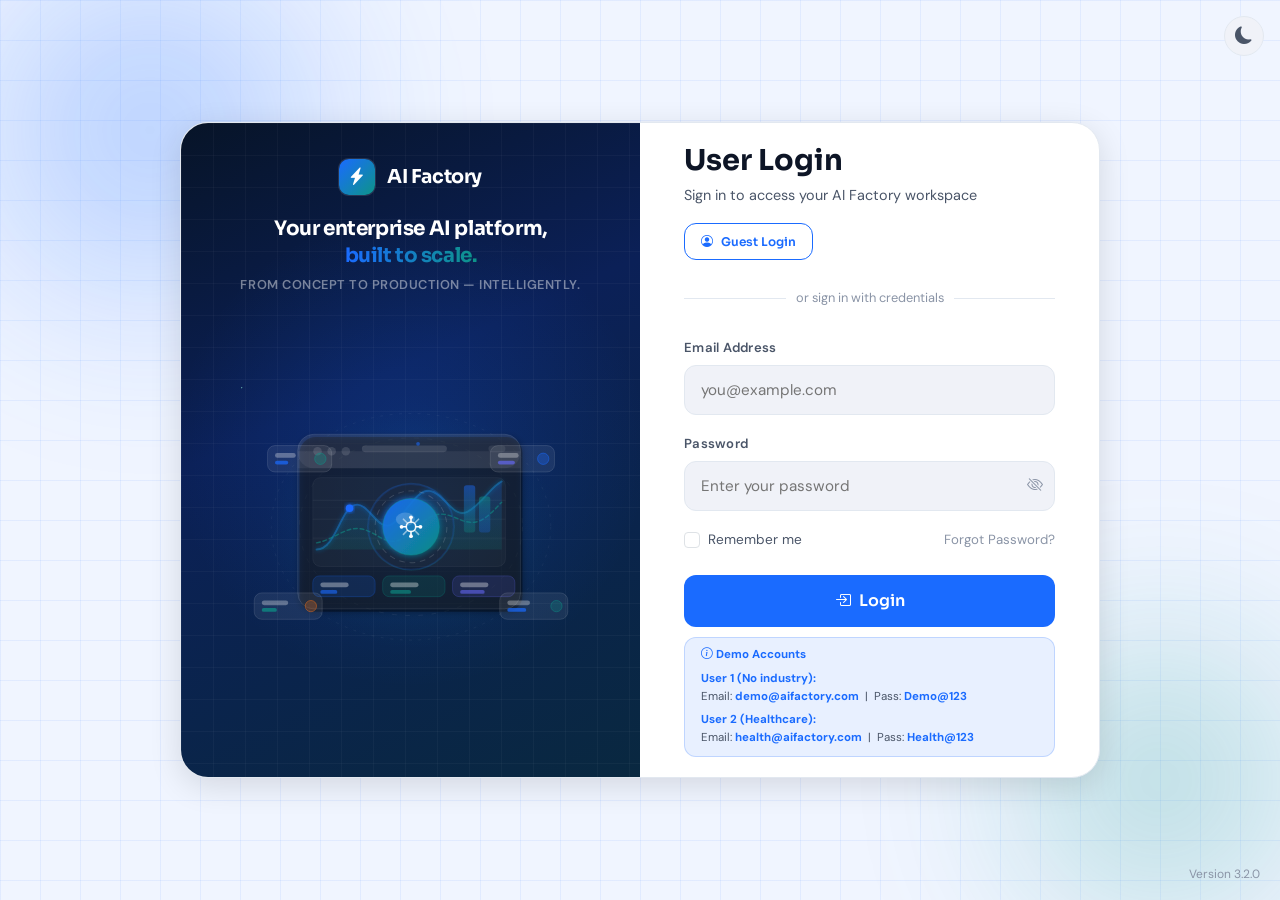
<file: healthcare.html>
<!DOCTYPE html>
<html lang="en" data-theme="light" class="ind-healthcare">
<head>
<meta charset="utf-8"><meta name="viewport" content="width=device-width,initial-scale=1">
<title>AI Factory · Healthcare</title>
<link rel="stylesheet" href="css/portal.css">
</head>
<body class="ind-healthcare">
<div class="portal-wrap">


  <div class="sb-overlay" id="sbOverlay"></div>
  <aside class="sidebar" id="sidebar">
    <div class="sb-brand">
      <div class="sb-logo-mark">AI</div>
      <div class="sb-brand-text">
        <strong>AI Factory™</strong>
        <span>Enterprise Platform</span>
      </div>
    </div>
    <div class="sb-industry">
      <div class="sb-industry-icon">🏥</div>
      <div class="sb-industry-text">
        <strong>Healthcare</strong>
        <span>Industry Dashboard</span>
      </div>
    </div>
    <nav class="sb-nav">
      <div class="sb-section-label">Overview</div>
    <a class="sb-item" href="healthcare.html" data-page="healthcare.html" data-label="Healthcare Dashboard">
      <span class="sb-icon"><svg width="16" height="16" viewBox="0 0 24 24" fill="none" stroke="currentColor" stroke-width="2" stroke-linecap="round" stroke-linejoin="round" class=""><rect x="3" y="3" width="7" height="7" rx="1"/><rect x="14" y="3" width="7" height="7" rx="1"/><rect x="3" y="14" width="7" height="7" rx="1"/><rect x="14" y="14" width="7" height="7" rx="1"/></svg></span>
      <span class="sb-label">Healthcare Dashboard</span>
    </a><div class="sb-section-label">Content</div>
    <a class="sb-item" href="#agents" data-label="Featured Agents">
      <span class="sb-icon"><svg width="16" height="16" viewBox="0 0 24 24" fill="none" stroke="currentColor" stroke-width="2" stroke-linecap="round" stroke-linejoin="round" class=""><circle cx="12" cy="8" r="4"/><path d="M4 20c0-4 3.6-7 8-7s8 3 8 7"/></svg></span>
      <span class="sb-label">Featured Agents</span>
    </a>
    <a class="sb-item" href="#gallery" data-label="Use Cases">
      <span class="sb-icon"><svg width="16" height="16" viewBox="0 0 24 24" fill="none" stroke="currentColor" stroke-width="2" stroke-linecap="round" stroke-linejoin="round" class=""><path d="M4 6h16M4 12h16M4 18h10"/></svg></span>
      <span class="sb-label">Use Cases</span>
    </a><div class="sb-section-label">Trust</div>
    <a class="sb-item" href="#compliance" data-label="Compliance">
      <span class="sb-icon"><svg width="16" height="16" viewBox="0 0 24 24" fill="none" stroke="currentColor" stroke-width="2" stroke-linecap="round" stroke-linejoin="round" class=""><path d="M12 2l9 4v6c0 5.5-3.8 10.7-9 12C6.8 22.7 3 17.5 3 12V6z"/><path d="M9 12l2 2 4-4"/></svg></span>
      <span class="sb-label">Compliance</span>
    </a>
    <a class="sb-item" href="#how-it-works" data-label="How It Works">
      <span class="sb-icon"><svg width="16" height="16" viewBox="0 0 24 24" fill="none" stroke="currentColor" stroke-width="2" stroke-linecap="round" stroke-linejoin="round" class=""><circle cx="12" cy="12" r="9"/><path d="M12 7v5l3 2"/></svg></span>
      <span class="sb-label">How It Works</span>
    </a>
    <a class="sb-item" href="#case-study" data-label="Case Study">
      <span class="sb-icon"><svg width="16" height="16" viewBox="0 0 24 24" fill="none" stroke="currentColor" stroke-width="2" stroke-linecap="round" stroke-linejoin="round" class=""><path d="M14 2H6a2 2 0 00-2 2v16a2 2 0 002 2h12a2 2 0 002-2V8z"/><path d="M14 2v6h6"/></svg></span>
      <span class="sb-label">Case Study</span>
    </a><div class="sb-section-label">Support</div>
    <a class="sb-item" href="#faq" data-label="FAQ">
      <span class="sb-icon"><svg width="16" height="16" viewBox="0 0 24 24" fill="none" stroke="currentColor" stroke-width="2" stroke-linecap="round" stroke-linejoin="round" class=""><circle cx="12" cy="12" r="9"/><path d="M9.1 9a3 3 0 015.8 1c0 2-3 3-3 3M12 17h.01"/></svg></span>
      <span class="sb-label">FAQ</span>
    </a>
    <a class="sb-item" href="#cta" data-label="Book Demo">
      <span class="sb-icon"><svg width="16" height="16" viewBox="0 0 24 24" fill="none" stroke="currentColor" stroke-width="2" stroke-linecap="round" stroke-linejoin="round" class=""><path d="M15 10l4.553-2.277A1 1 0 0121 8.624v6.752a1 1 0 01-1.447.9L15 14M3 8a2 2 0 012-2h10a2 2 0 012 2v8a2 2 0 01-2 2H5a2 2 0 01-2-2V8z"/></svg></span>
      <span class="sb-label">Book Demo</span>
    </a>
      <div class="sb-divider"></div>
      <div class="sb-section-label">Industries</div>
      
    <a class="sb-item" href="healthcare.html" data-label="Healthcare" data-page="healthcare.html">
      <span class="sb-icon" style="font-size:15px;">🏥</span>
      <span class="sb-label">Healthcare</span>
    </a>
    <a class="sb-item" href="financial.html" data-label="Financial" data-page="financial.html">
      <span class="sb-icon" style="font-size:15px;">💳</span>
      <span class="sb-label">Financial</span>
    </a>
    <a class="sb-item" href="manufacturing.html" data-label="Manufacturing" data-page="manufacturing.html">
      <span class="sb-icon" style="font-size:15px;">🏭</span>
      <span class="sb-label">Manufacturing</span>
    </a>
    <a class="sb-item" href="retail.html" data-label="Retail" data-page="retail.html">
      <span class="sb-icon" style="font-size:15px;">🛍️</span>
      <span class="sb-label">Retail</span>
    </a>
    <a class="sb-item" href="insurance.html" data-label="Insurance" data-page="insurance.html">
      <span class="sb-icon" style="font-size:15px;">🛡️</span>
      <span class="sb-label">Insurance</span>
    </a>
      <div class="sb-divider"></div>
      <a class="sb-item" href="landing-page.html" data-label="All Industries">
        <span class="sb-icon"><svg width="16" height="16" viewBox="0 0 24 24" fill="none" stroke="currentColor" stroke-width="2" stroke-linecap="round" stroke-linejoin="round" class=""><path d="M3 9l9-6 9 6v11a2 2 0 01-2 2H5a2 2 0 01-2-2V9z"/><polyline points="9 22 9 12 15 12 15 22"/></svg></span>
        <span class="sb-label">All Industries</span>
      </a>
      <a class="sb-item js-logout" href="#" data-label="Sign Out">
        <span class="sb-icon"><svg width="16" height="16" viewBox="0 0 24 24" fill="none" stroke="currentColor" stroke-width="2" stroke-linecap="round" stroke-linejoin="round" class=""><path d="M9 21H5a2 2 0 01-2-2V5a2 2 0 012-2h4M16 17l5-5-5-5M21 12H9"/></svg></span>
        <span class="sb-label">Sign Out</span>
      </a>
    </nav>
    <div class="sb-footer">
      <div class="sb-user">
        <div class="sb-avatar js-user-initials">AM</div>
        <div class="sb-user-info">
          <div class="sb-user-name js-user-name">Alex Morgan</div>
          <div class="sb-user-role">Platform Admin</div>
        </div>
      </div>
    </div>
  </aside>

<div class="portal-main" id="portalMain">

  <header class="topbar" id="topbar">
    <button class="tb-collapse-btn" id="collapseBtn" title="Toggle sidebar" aria-label="Toggle sidebar"><svg width="16" height="16" viewBox="0 0 24 24" fill="none" stroke="currentColor" stroke-width="2" stroke-linecap="round" stroke-linejoin="round" class=""><path d="M3 12h18M3 6h18M3 18h18"/></svg></button>
    <button class="tb-collapse-btn" id="mobileMenuBtn" aria-label="Open navigation menu" style="display:none;"><svg width="16" height="16" viewBox="0 0 24 24" fill="none" stroke="currentColor" stroke-width="2" stroke-linecap="round" stroke-linejoin="round" class=""><path d="M3 12h18M3 6h18M3 18h18"/></svg></button>
    <div class="tb-breadcrumb">
      <a href="landing-page.html">AI Factory</a>
      <span class="sep">/</span>
      <span class="current">Healthcare</span>
    </div>
    <div class="tb-spacer"></div>
    <div class="tb-search">
      <svg width="14" height="14" viewBox="0 0 24 24" fill="none" stroke="currentColor" stroke-width="2" stroke-linecap="round" stroke-linejoin="round" class=""><circle cx="11" cy="11" r="7"/><path d="M21 21l-4-4"/></svg>
      <input placeholder="Search healthcare use cases…">
    </div>
    <div class="tb-actions">
      <button class="tb-icon-btn" title="Notifications" aria-label="Notifications">
        <svg width="16" height="16" viewBox="0 0 24 24" fill="none" stroke="currentColor" stroke-width="2" stroke-linecap="round" stroke-linejoin="round" class=""><path d="M18 8A6 6 0 006 8c0 7-3 9-3 9h18s-3-2-3-9M13.73 21a2 2 0 01-3.46 0"/></svg>
        <span class="tb-badge"></span>
      </button>
      <button class="tb-icon-btn" title="Help" aria-label="Help & documentation">
        <svg width="16" height="16" viewBox="0 0 24 24" fill="none" stroke="currentColor" stroke-width="2" stroke-linecap="round" stroke-linejoin="round" class=""><circle cx="12" cy="12" r="9"/><path d="M9.1 9a3 3 0 015.8 1c0 2-3 3-3 3M12 17h.01"/></svg>
      </button>
      <button class="theme-toggle-btn" title="Toggle dark/light mode" aria-label="Toggle dark/light mode">🌙</button>
      <div class="tb-user-chip">
        <div class="tb-chip-avatar js-user-initials">AM</div>
        <span class="tb-chip-name js-user-name">Alex Morgan</span>
        <svg width="12" height="12" viewBox="0 0 24 24" fill="none" stroke="currentColor" stroke-width="2" stroke-linecap="round" stroke-linejoin="round" class=""><polyline points="6 9 12 15 18 9"/></svg>
      </div>
    </div>
  </header>

<div class="page-content">

<!-- Page header -->
<div class="page-header">
  <div class="page-header-left">
    <h2 class="page-title">Healthcare AI Platform</h1>
    <p class="page-subtitle">HIPAA-ready agents for clinical documentation, prior auth, radiology triage &amp; patient engagement</p>
  </div>
  <div class="page-actions">
    <a href="landing-page.html" class="btn btn-ghost"><svg width="14" height="14" viewBox="0 0 24 24" fill="none" stroke="currentColor" stroke-width="2" stroke-linecap="round" stroke-linejoin="round" class=""><path d="M19 12H5M12 5l-7 7 7 7"/></svg> All Industries</a>
    <a href="#cta" class="btn btn-primary"><svg width="14" height="14" viewBox="0 0 24 24" fill="none" stroke="currentColor" stroke-width="2" stroke-linecap="round" stroke-linejoin="round" class=""><path d="M15 10l4.553-2.277A1 1 0 0121 8.624v6.752a1 1 0 01-1.447.9L15 14M3 8a2 2 0 012-2h10a2 2 0 012 2v8a2 2 0 01-2 2H5a2 2 0 01-2-2V8z"/></svg> Book Demo</a>
  </div>
</div>

<!-- Hero widget -->
<div class="industry-hero">
  <div class="hero-left">
    <div class="hero-eyebrow"><span class="dot"></span>AI Factory · Healthcare</div>
    <h1 class="hero-h1">AI agents purpose-built for <em>clinical &amp; administrative</em> workflows.</h1>
    <p class="hero-sub">Deploy HIPAA-ready copilots for prior authorization, clinical documentation, radiology triage, and patient intake — on your cloud, with auditable guardrails and evidence-grade accuracy.</p>
    <div class="hero-cta-row">
      <a href="#cta" class="btn btn-primary btn-sm">Book a 30-min demo →</a>
      <a href="#gallery" class="btn btn-ghost btn-sm">Explore use cases</a>
    </div>
    <div class="hero-trust">
      <div class="hero-trust-item"><b>263</b> production agents</div>
      <div class="hero-trust-sep"></div>
      <div class="hero-trust-item"><b>HIPAA</b> · HITRUST · SOC 2</div>
      <div class="hero-trust-sep"></div>
      <div class="hero-trust-item">Azure · AWS · <b>GCP</b></div>
    </div>
  </div>
  <div class="chat-widget">
    <div class="chat-head">
      <div class="chat-head-icon"><svg width="14" height="14" viewBox="0 0 24 24" fill="none" stroke="currentColor" stroke-width="2" stroke-linecap="round" stroke-linejoin="round" class=""><path d="M12 2L3 7v6c0 5.5 3.8 10.7 9 12 5.2-1.3 9-6.5 9-12V7z"/><path d="M9 12l2 2 4-4"/></svg></div>
      <div><div class="chat-head-name">Clinical Notes Copilot</div><div class="chat-head-role">EHR · Epic · v3.2</div></div>
      <div class="chat-live">Live</div>
    </div>
    <div class="chat-msgs">
      <div class="chat-msg u">Summarize today's visit for Mr. Alvarez (MRN 48210).</div>
      <div class="chat-msg b"><b>Summary generated.</b> 68yo male, T2 diabetes follow-up. A1c 8.4→7.6. Continue metformin 1000mg BID; add SGLT2 inhibitor.<br><span class="chat-pill">✓ Grounded in 4 chart sources</span></div>
      <div class="chat-msg u">Draft after-visit summary for the patient portal.</div>
    </div>
    <div class="chat-float-row">
      <div class="chat-float">
        <div class="chat-float-label">Prior auth turnaround</div>
        <div class="chat-float-val">4.2<span style="font-size:11px;">hrs</span></div>
        <div class="chat-float-delta">↓ 73% vs. baseline</div>
        <div class="chat-mini-bars"><span style="height:55%"></span><span style="height:70%"></span><span style="height:45%"></span><span style="height:35%"></span><span style="height:22%"></span><span style="height:16%"></span><span style="height:100%"></span></div>
      </div>
      <div class="chat-float">
        <div class="chat-float-label">Clinician hrs saved/wk</div>
        <div class="chat-float-val">+1,240</div>
        <div class="chat-float-delta">across 6 facilities</div>
      </div>
    </div>
  </div>
</div>

<!-- Trust strip -->
<div class="trust-row">
  <span class="trust-label">Trusted by</span>
  <div class="trust-logos">
    <span class="trust-logo">◆ MeridianHealth</span><div class="trust-sep"></div>
    <span class="trust-logo">◈ Cascadia Medical</span><div class="trust-sep"></div>
    <span class="trust-logo">■ NorthStar Payer</span><div class="trust-sep"></div>
    <span class="trust-logo">● Evergreen Clinics</span><div class="trust-sep"></div>
    <span class="trust-logo">∿ HelixRx</span>
  </div>
</div>

<!-- KPIs -->
<div class="kpi-grid">

  <div class="kpi-card">
    <div class="kpi-icon"><svg width="22" height="22" viewBox="0 0 24 24" fill="none" stroke="currentColor" stroke-width="2" stroke-linecap="round" stroke-linejoin="round" class=""><path d="M19 14c0 4-3.5 6-7 6s-7-2-7-6V6c0-1 1-2 2-2h3"/><path d="M14 4h3c1 0 2 1 2 2v8"/><circle cx="19" cy="18" r="2"/><path d="M12 4v6M9 7h6"/></svg></div>
    <div class="kpi-value">73<sub>%</sub></div>
    <div class="kpi-label">Reduction in prior-authorization turnaround</div>
    <div class="kpi-source">Payer deployment · n=4</div>
  </div>
  <div class="kpi-card">
    <div class="kpi-icon"><svg width="22" height="22" viewBox="0 0 24 24" fill="none" stroke="currentColor" stroke-width="2" stroke-linecap="round" stroke-linejoin="round" class=""><circle cx="12" cy="12" r="9"/><path d="M12 7v5l3 2"/></svg></div>
    <div class="kpi-value">2.1<sub>hrs</sub></div>
    <div class="kpi-label">Clinician time reclaimed per shift with AI scribe</div>
    <div class="kpi-source">12-week clinical pilot</div>
  </div>
  <div class="kpi-card">
    <div class="kpi-icon"><svg width="22" height="22" viewBox="0 0 24 24" fill="none" stroke="currentColor" stroke-width="2" stroke-linecap="round" stroke-linejoin="round" class=""><path d="M3 3v18h18"/><circle cx="8" cy="16" r="2"/><circle cx="14" cy="10" r="2"/><circle cx="19" cy="7" r="2"/></svg></div>
    <div class="kpi-value">98.6<sub>%</sub></div>
    <div class="kpi-label">Agreement with radiologists on triage routing</div>
    <div class="kpi-source">Independent external review</div>
  </div>
  <div class="kpi-card">
    <div class="kpi-icon"><svg width="22" height="22" viewBox="0 0 24 24" fill="none" stroke="currentColor" stroke-width="2" stroke-linecap="round" stroke-linejoin="round" class=""><path d="M12 2l10 6.5v7L12 22 2 15.5v-7L12 2z"/></svg></div>
    <div class="kpi-value">$41<sub>M</sub></div>
    <div class="kpi-label">Annualized savings across revenue cycle & UM</div>
    <div class="kpi-source">Top-10 regional health system</div>
  </div>
</div>

<!-- Featured agents -->
<div id="agents">
<div class="section-title-row">
  <h2><svg width="16" height="16" viewBox="0 0 24 24" fill="none" stroke="currentColor" stroke-width="2" stroke-linecap="round" stroke-linejoin="round" class=""><path d="M19 14c0 4-3.5 6-7 6s-7-2-7-6V6c0-1 1-2 2-2h3"/><path d="M14 4h3c1 0 2 1 2 2v8"/><circle cx="19" cy="18" r="2"/><path d="M12 4v6M9 7h6"/></svg> Featured Agents — <em>Clinical Stack</em></h2>
  <a href="#gallery" class="btn btn-ghost btn-sm">View all use cases →</a>
</div>
<p class="section-desc">Each agent ships with guardrails, evidence citations, and an audit trail — wired into Epic, Cerner, Athena, and most HL7/FHIR sources.</p>
<div class="agents-grid">

  <article class="agent-card">
    <div class="agent-thumb t1">
      <svg width="48" height="48" viewBox="0 0 24 24" fill="none" stroke="currentColor" stroke-width="2" stroke-linecap="round" stroke-linejoin="round" class=""><path d="M19 14c0 4-3.5 6-7 6s-7-2-7-6V6c0-1 1-2 2-2h3"/><path d="M14 4h3c1 0 2 1 2 2v8"/><circle cx="19" cy="18" r="2"/><path d="M12 4v6M9 7h6"/></svg>
      <div class="agent-ribbon ">CONSUMED POC</div>
      <div class="agent-thumb-version">v3.2</div>
    </div>
    <div class="agent-body">
      <div class="agent-title">Clinical Notes Copilot</div>
      <div class="agent-meta">Industry: <b>Healthcare · Primary Care, IM</b></div>
      <p class="agent-desc">Ambient scribe that turns visit audio into structured SOAP notes, problem lists, and after-visit summaries with verbatim source citations.</p>
      <div class="agent-footer">
        <a href="#case-study" class="agent-cs-btn"><svg width="13" height="13" viewBox="0 0 24 24" fill="none" stroke="currentColor" stroke-width="2" stroke-linecap="round" stroke-linejoin="round" class=""><path d="M14 2H6a2 2 0 00-2 2v16a2 2 0 002 2h12a2 2 0 002-2V8z"/><path d="M14 2v6h6"/></svg> Case Study</a>
        <button class="agent-action-btn" title="Demo"><svg width="14" height="14" viewBox="0 0 24 24" fill="none" stroke="currentColor" stroke-width="2" stroke-linecap="round" stroke-linejoin="round" class=""><path d="M8 5v14l11-7z"/></svg></button>
        <button class="agent-action-btn" title="Schedule POC"><svg width="14" height="14" viewBox="0 0 24 24" fill="none" stroke="currentColor" stroke-width="2" stroke-linecap="round" stroke-linejoin="round" class=""><rect x="3" y="4" width="18" height="16" rx="2"/><path d="M16 2v4M8 2v4M3 10h18"/></svg></button>
      </div>
    </div>
  </article>
  <article class="agent-card">
    <div class="agent-thumb t2">
      <svg width="48" height="48" viewBox="0 0 24 24" fill="none" stroke="currentColor" stroke-width="2" stroke-linecap="round" stroke-linejoin="round" class=""><rect x="3" y="3" width="18" height="18" rx="2"/><path d="M9 12h2v5H9zM13 8h2v9h-2zM17 14h2v3h-2z"/></svg>
      <div class="agent-ribbon is-new">NEW</div>
      <div class="agent-thumb-version">v2.0</div>
    </div>
    <div class="agent-body">
      <div class="agent-title">Prior Authorization Agent</div>
      <div class="agent-meta">Industry: <b>Payer · Provider</b></div>
      <p class="agent-desc">Drafts, submits, and tracks prior-auth requests across payer portals with policy-grounded reasoning and live status updates in the EHR.</p>
      <div class="agent-footer">
        <a href="#case-study" class="agent-cs-btn"><svg width="13" height="13" viewBox="0 0 24 24" fill="none" stroke="currentColor" stroke-width="2" stroke-linecap="round" stroke-linejoin="round" class=""><path d="M14 2H6a2 2 0 00-2 2v16a2 2 0 002 2h12a2 2 0 002-2V8z"/><path d="M14 2v6h6"/></svg> Case Study</a>
        <button class="agent-action-btn" title="Demo"><svg width="14" height="14" viewBox="0 0 24 24" fill="none" stroke="currentColor" stroke-width="2" stroke-linecap="round" stroke-linejoin="round" class=""><path d="M8 5v14l11-7z"/></svg></button>
        <button class="agent-action-btn" title="Schedule POC"><svg width="14" height="14" viewBox="0 0 24 24" fill="none" stroke="currentColor" stroke-width="2" stroke-linecap="round" stroke-linejoin="round" class=""><rect x="3" y="4" width="18" height="16" rx="2"/><path d="M16 2v4M8 2v4M3 10h18"/></svg></button>
      </div>
    </div>
  </article>
  <article class="agent-card">
    <div class="agent-thumb t3">
      <svg width="48" height="48" viewBox="0 0 24 24" fill="none" stroke="currentColor" stroke-width="2" stroke-linecap="round" stroke-linejoin="round" class=""><circle cx="12" cy="12" r="9"/><path d="M12 7v5l3 2"/></svg>
      <div class="agent-ribbon ">TRENDING</div>
      <div class="agent-thumb-version">v1.4</div>
    </div>
    <div class="agent-body">
      <div class="agent-title">Radiology Triage Router</div>
      <div class="agent-meta">Industry: <b>Healthcare · Radiology, ED</b></div>
      <p class="agent-desc">Prioritizes imaging worklists by acuity — flags suspected PE, ICH, and stroke for immediate radiologist review with automated worklist handoff.</p>
      <div class="agent-footer">
        <a href="#case-study" class="agent-cs-btn"><svg width="13" height="13" viewBox="0 0 24 24" fill="none" stroke="currentColor" stroke-width="2" stroke-linecap="round" stroke-linejoin="round" class=""><path d="M14 2H6a2 2 0 00-2 2v16a2 2 0 002 2h12a2 2 0 002-2V8z"/><path d="M14 2v6h6"/></svg> Case Study</a>
        <button class="agent-action-btn" title="Demo"><svg width="14" height="14" viewBox="0 0 24 24" fill="none" stroke="currentColor" stroke-width="2" stroke-linecap="round" stroke-linejoin="round" class=""><path d="M8 5v14l11-7z"/></svg></button>
        <button class="agent-action-btn" title="Schedule POC"><svg width="14" height="14" viewBox="0 0 24 24" fill="none" stroke="currentColor" stroke-width="2" stroke-linecap="round" stroke-linejoin="round" class=""><rect x="3" y="4" width="18" height="16" rx="2"/><path d="M16 2v4M8 2v4M3 10h18"/></svg></button>
      </div>
    </div>
  </article>
  <article class="agent-card">
    <div class="agent-thumb t4">
      <svg width="48" height="48" viewBox="0 0 24 24" fill="none" stroke="currentColor" stroke-width="2" stroke-linecap="round" stroke-linejoin="round" class=""><path d="M21 15a4 4 0 01-4 4H7l-4 4V5a4 4 0 014-4h10a4 4 0 014 4z"/><circle cx="9" cy="10" r="1"/><circle cx="13" cy="10" r="1"/></svg>
      <div class="agent-ribbon ">CONSUMED POC</div>
      <div class="agent-thumb-version">v4.1</div>
    </div>
    <div class="agent-body">
      <div class="agent-title">Patient Intake Chatbot</div>
      <div class="agent-meta">Industry: <b>Healthcare · 38 languages</b></div>
      <p class="agent-desc">Conversational intake and triage — collects history, screens for red flags, and routes to the right care setting before the visit.</p>
      <div class="agent-footer">
        <a href="#case-study" class="agent-cs-btn"><svg width="13" height="13" viewBox="0 0 24 24" fill="none" stroke="currentColor" stroke-width="2" stroke-linecap="round" stroke-linejoin="round" class=""><path d="M14 2H6a2 2 0 00-2 2v16a2 2 0 002 2h12a2 2 0 002-2V8z"/><path d="M14 2v6h6"/></svg> Case Study</a>
        <button class="agent-action-btn" title="Demo"><svg width="14" height="14" viewBox="0 0 24 24" fill="none" stroke="currentColor" stroke-width="2" stroke-linecap="round" stroke-linejoin="round" class=""><path d="M8 5v14l11-7z"/></svg></button>
        <button class="agent-action-btn" title="Schedule POC"><svg width="14" height="14" viewBox="0 0 24 24" fill="none" stroke="currentColor" stroke-width="2" stroke-linecap="round" stroke-linejoin="round" class=""><rect x="3" y="4" width="18" height="16" rx="2"/><path d="M16 2v4M8 2v4M3 10h18"/></svg></button>
      </div>
    </div>
  </article>
  <article class="agent-card">
    <div class="agent-thumb t5">
      <svg width="48" height="48" viewBox="0 0 24 24" fill="none" stroke="currentColor" stroke-width="2" stroke-linecap="round" stroke-linejoin="round" class=""><path d="M3 3v18h18"/><circle cx="8" cy="16" r="2"/><circle cx="14" cy="10" r="2"/><circle cx="19" cy="7" r="2"/></svg>
      <div class="agent-ribbon is-new">NEW</div>
      <div class="agent-thumb-version">v1.1</div>
    </div>
    <div class="agent-body">
      <div class="agent-title">Revenue Cycle Auditor</div>
      <div class="agent-meta">Industry: <b>Healthcare · RCM</b></div>
      <p class="agent-desc">Finds coding gaps, denial risks, and missed HCCs before claims go out the door — paired with automated appeal-letter drafting.</p>
      <div class="agent-footer">
        <a href="#case-study" class="agent-cs-btn"><svg width="13" height="13" viewBox="0 0 24 24" fill="none" stroke="currentColor" stroke-width="2" stroke-linecap="round" stroke-linejoin="round" class=""><path d="M14 2H6a2 2 0 00-2 2v16a2 2 0 002 2h12a2 2 0 002-2V8z"/><path d="M14 2v6h6"/></svg> Case Study</a>
        <button class="agent-action-btn" title="Demo"><svg width="14" height="14" viewBox="0 0 24 24" fill="none" stroke="currentColor" stroke-width="2" stroke-linecap="round" stroke-linejoin="round" class=""><path d="M8 5v14l11-7z"/></svg></button>
        <button class="agent-action-btn" title="Schedule POC"><svg width="14" height="14" viewBox="0 0 24 24" fill="none" stroke="currentColor" stroke-width="2" stroke-linecap="round" stroke-linejoin="round" class=""><rect x="3" y="4" width="18" height="16" rx="2"/><path d="M16 2v4M8 2v4M3 10h18"/></svg></button>
      </div>
    </div>
  </article>
  <article class="agent-card">
    <div class="agent-thumb t6">
      <svg width="48" height="48" viewBox="0 0 24 24" fill="none" stroke="currentColor" stroke-width="2" stroke-linecap="round" stroke-linejoin="round" class=""><path d="M10 3L3 10l6 6 7-7z"/><path d="M16 6l5 5-7 7-3-3"/></svg>
      <div class="agent-ribbon ">TRENDING</div>
      <div class="agent-thumb-version">v2.3</div>
    </div>
    <div class="agent-body">
      <div class="agent-title">Clinical Trial Matcher</div>
      <div class="agent-meta">Industry: <b>Life Sciences · Providers</b></div>
      <p class="agent-desc">Matches patient charts against ClinicalTrials.gov eligibility criteria with explainable inclusion/exclusion reasoning and sponsor protocol integration.</p>
      <div class="agent-footer">
        <a href="#case-study" class="agent-cs-btn"><svg width="13" height="13" viewBox="0 0 24 24" fill="none" stroke="currentColor" stroke-width="2" stroke-linecap="round" stroke-linejoin="round" class=""><path d="M14 2H6a2 2 0 00-2 2v16a2 2 0 002 2h12a2 2 0 002-2V8z"/><path d="M14 2v6h6"/></svg> Case Study</a>
        <button class="agent-action-btn" title="Demo"><svg width="14" height="14" viewBox="0 0 24 24" fill="none" stroke="currentColor" stroke-width="2" stroke-linecap="round" stroke-linejoin="round" class=""><path d="M8 5v14l11-7z"/></svg></button>
        <button class="agent-action-btn" title="Schedule POC"><svg width="14" height="14" viewBox="0 0 24 24" fill="none" stroke="currentColor" stroke-width="2" stroke-linecap="round" stroke-linejoin="round" class=""><rect x="3" y="4" width="18" height="16" rx="2"/><path d="M16 2v4M8 2v4M3 10h18"/></svg></button>
      </div>
    </div>
  </article>
</div>
</div>

<!-- Gallery -->
<div class="gallery-wrap" id="gallery">
  <div class="gallery-header">
    <div class="section-title-row" style="margin-bottom:14px;">
      <h2><svg width="16" height="16" viewBox="0 0 24 24" fill="none" stroke="currentColor" stroke-width="2" stroke-linecap="round" stroke-linejoin="round" class=""><path d="M4 6h16M4 12h16M4 18h10"/></svg> Full Use-Case Gallery</h2>
    </div>
    <p class="section-desc" style="margin-bottom:14px;">Healthcare AI use cases, ready to deploy. Filter by care setting, department, data source, or outcome goal.</p>
  </div>
  <div class="gallery-controls">
    <div class="gallery-search">
      <svg width="14" height="14" viewBox="0 0 24 24" fill="none" stroke="currentColor" stroke-width="2" stroke-linecap="round" stroke-linejoin="round" class=""><circle cx="11" cy="11" r="7"/><path d="M21 21l-4-4"/></svg>
      <input id="searchInput" placeholder="Search healthcare use cases…">
      <span class="count-badge" id="count">0</span>
    </div>
    <div class="chip-row" id="categoryChips"></div>
  </div>
  <div class="gallery-body">
    <div class="filter-panel" id="filterSidebar"></div>
    <div class="gallery-grid-wrap">
      <div class="gallery-grid" id="galleryGrid"></div>
    </div>
  </div>
</div>

<!-- Compliance -->
<div class="compliance-section" id="compliance">
  <div class="section-title-row">
    <h2 style="color:white;"><svg width="16" height="16" viewBox="0 0 24 24" fill="none" stroke="currentColor" stroke-width="2" stroke-linecap="round" stroke-linejoin="round" class=""><path d="M12 2l9 4v6c0 5.5-3.8 10.7-9 12C6.8 22.7 3 17.5 3 12V6z"/><path d="M9 12l2 2 4-4"/></svg> Trust &amp; Compliance</h2>
  </div>
  <p class="compliance-desc">Built for the regulated edge of healthcare. Every agent runs inside your VPC or tenant — PHI never leaves your cloud boundary.</p>
  <div class="badge-row">
  <div class="badge-card">
    <div class="badge-icon"><svg width="18" height="18" viewBox="0 0 24 24" fill="none" stroke="currentColor" stroke-width="2" stroke-linecap="round" stroke-linejoin="round" class=""><path d="M12 2l9 4v6c0 5.5-3.8 10.7-9 12C6.8 22.7 3 17.5 3 12V6z"/><path d="M9 12l2 2 4-4"/></svg></div>
    <div class="badge-name">HIPAA</div>
    <div class="badge-desc">Privacy & Security Rule · BAA available</div>
  </div>
  <div class="badge-card">
    <div class="badge-icon"><svg width="18" height="18" viewBox="0 0 24 24" fill="none" stroke="currentColor" stroke-width="2" stroke-linecap="round" stroke-linejoin="round" class=""><rect x="4" y="4" width="16" height="16" rx="3"/><path d="M8 12l3 3 5-6"/></svg></div>
    <div class="badge-name">HITRUST r2</div>
    <div class="badge-desc">Certified for high-risk environments</div>
  </div>
  <div class="badge-card">
    <div class="badge-icon"><svg width="18" height="18" viewBox="0 0 24 24" fill="none" stroke="currentColor" stroke-width="2" stroke-linecap="round" stroke-linejoin="round" class=""><circle cx="12" cy="12" r="9"/><path d="M12 7v5l3 2"/></svg></div>
    <div class="badge-name">SOC 2 Type II</div>
    <div class="badge-desc">Continuous audit across 5 trust criteria</div>
  </div>
  <div class="badge-card">
    <div class="badge-icon"><svg width="18" height="18" viewBox="0 0 24 24" fill="none" stroke="currentColor" stroke-width="2" stroke-linecap="round" stroke-linejoin="round" class=""><path d="M12 3l9 4v6c0 5-4 9-9 11-5-2-9-6-9-11V7z"/></svg></div>
    <div class="badge-name">GDPR & PIPEDA</div>
    <div class="badge-desc">Data-residency controls per region</div>
  </div>
  <div class="badge-card">
    <div class="badge-icon"><svg width="18" height="18" viewBox="0 0 24 24" fill="none" stroke="currentColor" stroke-width="2" stroke-linecap="round" stroke-linejoin="round" class=""><path d="M3 9l9-6 9 6-9 6z"/><path d="M3 9v6l9 6 9-6V9"/></svg></div>
    <div class="badge-name">FHIR R4 / HL7 v2</div>
    <div class="badge-desc">Native connectors · SMART-on-FHIR</div>
  </div></div>
  <div class="promise-row">
  <div class="promise-card">
    <div class="promise-ico"><svg width="18" height="18" viewBox="0 0 24 24" fill="none" stroke="currentColor" stroke-width="2" stroke-linecap="round" stroke-linejoin="round" class=""><rect x="3" y="11" width="18" height="11" rx="2"/><path d="M7 11V7a5 5 0 0110 0v4"/></svg></div>
    <h4>PHI stays in your tenant</h4>
    <p>Deploy into your existing Azure / AWS / GCP environment. No data leaves your perimeter — not for training, not for inference.</p>
  </div>
  <div class="promise-card">
    <div class="promise-ico"><svg width="18" height="18" viewBox="0 0 24 24" fill="none" stroke="currentColor" stroke-width="2" stroke-linecap="round" stroke-linejoin="round" class=""><path d="M12 2l9 4v6c0 5-4 9-9 11-5-2-9-6-9-11V6z"/><path d="M12 22V2"/></svg></div>
    <h4>Evidence-grade citations</h4>
    <p>Every agent response is grounded in chart sources with clickable citations for clinician review and audit.</p>
  </div>
  <div class="promise-card">
    <div class="promise-ico"><svg width="18" height="18" viewBox="0 0 24 24" fill="none" stroke="currentColor" stroke-width="2" stroke-linecap="round" stroke-linejoin="round" class=""><path d="M14 2H6a2 2 0 00-2 2v16a2 2 0 002 2h12a2 2 0 002-2V8z"/><path d="M14 2v6h6"/><path d="M9 14l2 2 4-4"/></svg></div>
    <h4>Immutable audit trails</h4>
    <p>Every prompt, every retrieval, every action — logged with user, tenant, and model version. Export to your SIEM.</p>
  </div></div>
</div>

<!-- How it works -->
<div class="steps-section" id="how-it-works">
  <div class="section-title-row">
    <h2><svg width="16" height="16" viewBox="0 0 24 24" fill="none" stroke="currentColor" stroke-width="2" stroke-linecap="round" stroke-linejoin="round" class=""><circle cx="12" cy="12" r="9"/><path d="M12 7v5l3 2"/></svg> From Kickoff to Production in <em>Under 8 Weeks</em></h2>
  </div>
  <div class="steps-row">
  <div class="step-item">
    <div class="step-num">01</div>
    <h4>Discover</h4>
    <p>Workshop your top 3–5 use cases. Prioritize by ROI, clinical risk, and data readiness.</p>
  </div>
  <div class="step-item">
    <div class="step-num">02</div>
    <h4>Build</h4>
    <p>Configure agents on your data. Connect to Epic, Cerner, claims, and imaging via pre-built connectors.</p>
  </div>
  <div class="step-item">
    <div class="step-num">03</div>
    <h4>Validate</h4>
    <p>Clinical SME review. Bias & safety eval. Red-team against PHI-handling edge cases before go-live.</p>
  </div>
  <div class="step-item">
    <div class="step-num">04</div>
    <h4>Scale</h4>
    <p>Rollout across facilities with guardrail monitoring, drift detection, and continuous improvement.</p>
  </div></div>
</div>

<!-- Case study -->
<div class="case-section" id="case-study">
  <div class="section-title-row">
    <h2><svg width="16" height="16" viewBox="0 0 24 24" fill="none" stroke="currentColor" stroke-width="2" stroke-linecap="round" stroke-linejoin="round" class=""><path d="M14 2H6a2 2 0 00-2 2v16a2 2 0 002 2h12a2 2 0 002-2V8z"/><path d="M14 2v6h6"/></svg> Customer Story</h2>
  </div>
  <div class="case-card-inner">
    <div class="case-visual">
      <div class="case-logo-tag">◆ MeridianHealth</div>
      <div class="case-metrics">
        <div class="case-metric"><div class="v">68%</div><div class="l">Note-writing time ↓</div></div>
        <div class="case-metric"><div class="v">$14.2M</div><div class="l">Annualized</div></div>
        <div class="case-metric"><div class="v">6 wks</div><div class="l">Go-live</div></div>
      </div>
    </div>
    <div class="case-body">
      <p class="case-quote">The Clinical Notes Copilot is the first AI tool my physicians actually asked us to scale. We went from pilot to 14 facilities in a single quarter — with every note audited and every citation traceable.</p>
      <div class="case-attrib"><div class="case-ph">RK</div><div class="case-who"><b>Dr. Raj Kapoor</b><span>Chief Medical Information Officer · MeridianHealth</span></div></div>
      <a href="#" class="case-link">Read the full case study <svg width="13" height="13" viewBox="0 0 24 24" fill="none" stroke="currentColor" stroke-width="2" stroke-linecap="round" stroke-linejoin="round" class=""><path d="M5 12h14M13 5l7 7-7 7"/></svg></a>
    </div>
  </div>
</div>

<!-- FAQ -->
<div class="faq-section" id="faq">
  <div class="section-title-row">
    <h2><svg width="16" height="16" viewBox="0 0 24 24" fill="none" stroke="currentColor" stroke-width="2" stroke-linecap="round" stroke-linejoin="round" class=""><circle cx="12" cy="12" r="9"/><path d="M9.1 9a3 3 0 015.8 1c0 2-3 3-3 3M12 17h.01"/></svg> Frequently Asked</h2>
  </div>
  <div class="faq-list">
  <details class="faq-item"open>
    <summary class="faq-q">Is PHI ever used to train shared models?<span class="faq-toggle">+</span></summary>
    <div class="faq-a">No. AI Factory deploys inside your tenant and uses retrieval — not fine-tuning on your PHI. All prompts, retrievals, and responses stay within your cloud boundary.</div>
  </details>
  <details class="faq-item">
    <summary class="faq-q">Which EHRs and data sources are supported?<span class="faq-toggle">+</span></summary>
    <div class="faq-a">Native connectors for Epic, Cerner, Athena, and MEDITECH via FHIR R4 and HL7 v2. Claims (837/835), DICOM, lab (LOINC), and pharmacy (NCPDP) supported out of the box.</div>
  </details>
  <details class="faq-item">
    <summary class="faq-q">How is clinical accuracy evaluated?<span class="faq-toggle">+</span></summary>
    <div class="faq-a">Every agent ships with board-certified specialist review, adversarial red-team prompts, bias audits across demographics, and continuous drift monitoring in production.</div>
  </details>
  <details class="faq-item">
    <summary class="faq-q">What does a typical deployment timeline look like?<span class="faq-toggle">+</span></summary>
    <div class="faq-a">Discovery (1 wk), pilot config (2–3 wks), clinical validation (2 wks), limited production (2 wks), scaled rollout. Most customers reach first production agent in 6–8 weeks.</div>
  </details>
  <details class="faq-item">
    <summary class="faq-q">Do you sign a Business Associate Agreement?<span class="faq-toggle">+</span></summary>
    <div class="faq-a">Yes. A BAA is executed before any PHI touches the platform. AI Factory is HIPAA, HITRUST r2, and SOC 2 Type II attested.</div>
  </details></div>
</div>

<!-- CTA -->
<div class="cta-section" id="cta">
  <div>
    <div class="cta-eyebrow"><span class="dot"></span>Book a Demo</div>
    <h2 class="cta-h2">See AI Factory on <em>your</em> data.</h2>
    <p class="cta-p">A 30-minute working session with our healthcare AI deployment team. We'll pick one of your use cases and show you what a production agent looks like.</p>
    <div class="cta-checks">
      <div class="cta-check">No data required for the demo</div>
      <div class="cta-check">BAA available on request</div>
      <div class="cta-check">MSA-friendly commercial terms</div>
    </div>
  </div>
  <form class="cta-form-wrap cta-form">
    <div class="cta-row">
      <div class="cta-field"><label>First name</label><input type="text" placeholder="Jordan"></div>
      <div class="cta-field"><label>Last name</label><input type="text" placeholder="Reyes"></div>
    </div>
    <div class="cta-field"><label>Work email</label><input type="email" placeholder="you@healthsystem.org"></div>
    <div class="cta-row">
      <div class="cta-field"><label>Organization</label><input type="text" placeholder="Health System"></div>
      <div class="cta-field"><label>Role</label><select><option>CMIO / CMO</option><option>CIO / CTO</option><option>VP Clinical Ops</option><option>Revenue Cycle Leader</option></select></div>
    </div>
    <button type="submit" class="cta-submit">Book my 30-min session →</button>
  </form>
</div>
</div><!-- /page-content -->
</div><!-- /portal-main -->
</div><!-- /portal-wrap -->

<script src="js/core.js"></script>
<script src="js/gallery.js"></script>
<script src="js/portal.js"></script>
<script>
/* Mobile menu button visibility */
document.getElementById('mobileMenuBtn').style.display = 'flex';

const USE_CASES = [
  {id:1,title:"Ambient Clinical Scribe",cat:"clinical",setting:["outpatient","ambulatory"],dept:["primary"],src:["notes"],goal:["clinician"],desc:"Ambient audio → structured SOAP note, problem list, and after-visit summary with verbatim citations.",status:"consumed",ver:"3.2",tone:"t1"},
  {id:2,title:"Prior Authorization Agent",cat:"admin",setting:["ambulatory","outpatient"],dept:["rcm"],src:["claims","notes"],goal:["revenue","clinician"],desc:"Drafts, submits, and tracks prior-auth requests across payer portals with policy-grounded reasoning.",status:"new",ver:"2.0",tone:"t2"},
  {id:3,title:"Radiology Triage Router",cat:"clinical",setting:["ed","inpatient"],dept:["radiology"],src:["imaging","notes"],goal:["quality"],desc:"Prioritizes imaging worklists by acuity — flags PE, ICH, stroke for immediate radiologist review.",status:"trending",ver:"1.4",tone:"t3"},
  {id:4,title:"Patient Intake Chatbot",cat:"patient",setting:["telehealth","ambulatory"],dept:["primary"],src:["notes"],goal:["access","clinician"],desc:"Conversational intake, history collection, red-flag screening — routes to the right care setting.",status:"consumed",ver:"4.1",tone:"t4"},
  {id:5,title:"Revenue Cycle Auditor",cat:"payer",setting:["inpatient","outpatient"],dept:["rcm"],src:["claims","notes"],goal:["revenue"],desc:"Finds coding gaps, denial risks, and missed HCCs before claims go out. Drafts appeal letters.",status:"new",ver:"1.1",tone:"t5"},
  {id:6,title:"Clinical Trial Matcher",cat:"clinical",setting:["ambulatory","outpatient"],dept:["oncology"],src:["notes","labs"],goal:["quality","access"],desc:"Matches patient charts against ClinicalTrials.gov protocols with explainable reasoning.",status:"trending",ver:"2.3",tone:"t6"},
  {id:7,title:"Discharge Summary Generator",cat:"clinical",setting:["inpatient"],dept:["primary"],src:["notes"],goal:["clinician"],desc:"Assembles discharge summary, medication reconciliation, and follow-up plan from the admission.",status:"consumed",ver:"2.5",tone:"t1"},
  {id:8,title:"Sepsis Early-Warning Agent",cat:"clinical",setting:["inpatient","ed"],dept:["primary"],src:["labs","notes"],goal:["quality"],desc:"Monitors vitals, labs, and notes in real time — alerts for suspected sepsis within 2 hours.",status:"trending",ver:"1.8",tone:"t2"},
  {id:9,title:"Denials & Appeals Copilot",cat:"payer",setting:["outpatient"],dept:["rcm"],src:["claims"],goal:["revenue"],desc:"Classifies denial reasons and drafts payer-specific appeal letters with cited clinical evidence.",status:"new",ver:"1.3",tone:"t3"},
  {id:10,title:"Medication Reconciliation",cat:"clinical",setting:["inpatient","ambulatory"],dept:["primary"],src:["notes"],goal:["quality"],desc:"Reconciles med lists across discharge, PCP, and pharmacy — surfaces interactions and duplications.",status:"consumed",ver:"2.2",tone:"t4"},
  {id:11,title:"Appointment Scheduling Agent",cat:"patient",setting:["ambulatory","telehealth"],dept:["primary"],src:[],goal:["access"],desc:"Conversational scheduling and reminders — integrates with Epic Cadence and athenaClinicals.",status:"consumed",ver:"3.0",tone:"t5"},
  {id:12,title:"HCC Gap Finder",cat:"payer",setting:["outpatient"],dept:["rcm"],src:["claims","notes"],goal:["revenue"],desc:"Identifies missed HCC codes to support accurate risk-adjusted reimbursement.",status:"trending",ver:"1.5",tone:"t6"},
  {id:13,title:"Referral Management Agent",cat:"admin",setting:["ambulatory"],dept:["primary"],src:["notes"],goal:["clinician","access"],desc:"Routes referrals to the right specialist, tracks acceptance, and drafts the consult packet.",status:"consumed",ver:"2.1",tone:"t1"},
  {id:14,title:"Post-Op Patient Monitor",cat:"patient",setting:["telehealth"],dept:["primary"],src:["notes"],goal:["quality","access"],desc:"Checks in with post-surgical patients via SMS / voice — escalates symptoms to the care team.",status:"new",ver:"1.0",tone:"t2"},
  {id:15,title:"Oncology Pathway Advisor",cat:"clinical",setting:["outpatient"],dept:["oncology"],src:["notes","labs"],goal:["quality"],desc:"Surfaces NCCN-aligned pathway recommendations with citations at point of care.",status:"trending",ver:"1.7",tone:"t3"},
  {id:16,title:"Claims Coding Assistant",cat:"payer",setting:["outpatient"],dept:["rcm"],src:["claims","notes"],goal:["revenue"],desc:"Suggests ICD-10, CPT, and HCPCS codes from the note with rationale and rule checks.",status:"consumed",ver:"2.8",tone:"t4"},
  {id:17,title:"Cardiology Arrhythmia Reviewer",cat:"clinical",setting:["inpatient","outpatient"],dept:["cardiology"],src:["labs","notes"],goal:["quality","clinician"],desc:"Reviews ECG / telemetry strips and prioritizes rhythms for cardiologist sign-off.",status:"new",ver:"1.2",tone:"t5"},
  {id:18,title:"Care Gap Outreach Agent",cat:"patient",setting:["ambulatory","telehealth"],dept:["primary"],src:["claims","labs"],goal:["quality","access"],desc:"Proactively reaches out to patients overdue for screenings (mammogram, A1c, colonoscopy).",status:"consumed",ver:"2.4",tone:"t6"},
  {id:19,title:"ICU Early-Warning System",cat:"clinical",setting:["inpatient"],dept:["primary"],src:["labs","notes"],goal:["quality"],desc:"Predicts ICU deterioration 6 hours ahead using continuous vitals streams and lab trends.",status:"trending",ver:"1.6",tone:"t1"},
  {id:20,title:"Pharmacy Benefits Checker",cat:"payer",setting:["outpatient"],dept:["rcm"],src:["claims"],goal:["revenue","clinician"],desc:"Verifies formulary coverage, step-therapy, and quantity limits at point of prescribing.",status:"consumed",ver:"2.7",tone:"t2"},
  {id:21,title:"CDI Query Agent",cat:"admin",setting:["inpatient"],dept:["rcm"],src:["notes","claims"],goal:["revenue"],desc:"Real-time clinical documentation integrity queries — integrates with 3M and Nuance CDI platforms.",status:"new",ver:"1.0",tone:"t3"},
  {id:22,title:"Patient Education Generator",cat:"patient",setting:["ambulatory","telehealth"],dept:["primary"],src:["notes"],goal:["access"],desc:"Creates personalized, literacy-appropriate after-visit instructions and education materials.",status:"consumed",ver:"1.9",tone:"t4"},
];
const categories = [
  {id:"clinical",label:"Clinical",count:9},
  {id:"admin",label:"Administrative",count:3},
  {id:"payer",label:"Payer & RCM",count:6},
  {id:"patient",label:"Patient-facing",count:5},
];
const filters = {
  setting:{label:"Care setting",items:[{value:"inpatient",label:"Inpatient",count:9},{value:"outpatient",label:"Outpatient",count:13},{value:"ed",label:"Emergency Dept.",count:3},{value:"ambulatory",label:"Ambulatory",count:11},{value:"telehealth",label:"Telehealth",count:6}]},
  dept:{label:"Department",items:[{value:"primary",label:"Primary care",count:10},{value:"radiology",label:"Radiology",count:2},{value:"oncology",label:"Oncology",count:3},{value:"cardiology",label:"Cardiology",count:1},{value:"rcm",label:"Revenue cycle",count:8}]},
  src:{label:"Data source",items:[{value:"notes",label:"Clinical notes",count:15},{value:"claims",label:"Claims (837/835)",count:9},{value:"labs",label:"Lab (LOINC/HL7)",count:7},{value:"imaging",label:"DICOM imaging",count:2}]},
  goal:{label:"Priority outcome",items:[{value:"clinician",label:"Reduce clinician burden",count:10},{value:"revenue",label:"Recover revenue",count:9},{value:"quality",label:"Improve quality & safety",count:10},{value:"access",label:"Expand access",count:8}]},
};
initGallery(USE_CASES, "Healthcare", categories, filters);
</script>
</body>
</html>
</file>
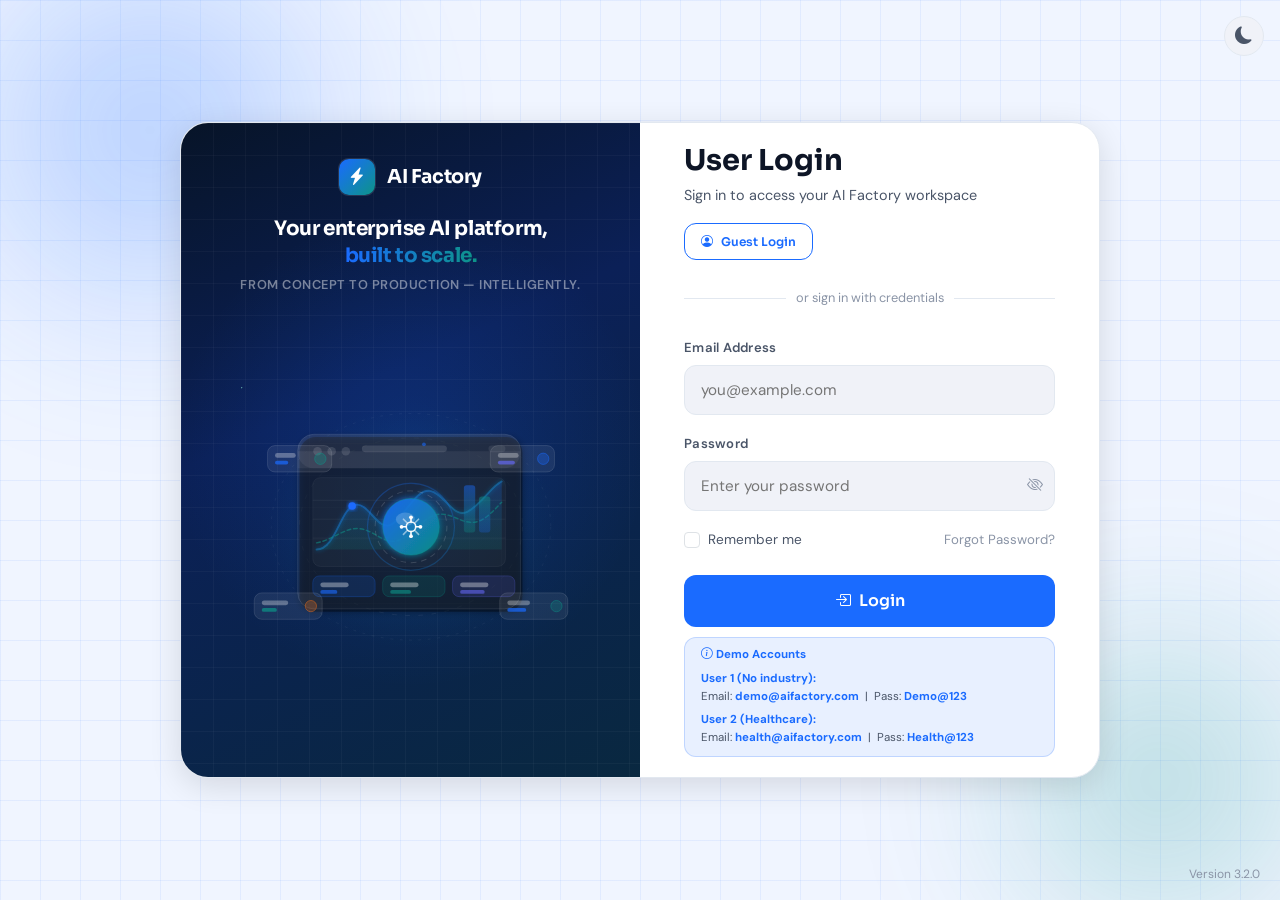
<file: insurance.html>
<!DOCTYPE html>
<html lang="en" data-theme="light" class="ind-insurance">
<head>
<meta charset="utf-8"><meta name="viewport" content="width=device-width,initial-scale=1">
<title>AI Factory · Insurance</title>
<link rel="stylesheet" href="css/portal.css">
</head>
<body class="ind-insurance">
<div class="portal-wrap">


  <div class="sb-overlay" id="sbOverlay"></div>
  <aside class="sidebar" id="sidebar">
    <div class="sb-brand">
      <div class="sb-logo-mark">AI</div>
      <div class="sb-brand-text">
        <strong>AI Factory™</strong>
        <span>Enterprise Platform</span>
      </div>
    </div>
    <div class="sb-industry">
      <div class="sb-industry-icon">🛡️</div>
      <div class="sb-industry-text">
        <strong>Insurance</strong>
        <span>Industry Dashboard</span>
      </div>
    </div>
    <nav class="sb-nav">
      <div class="sb-section-label">Overview</div>
    <a class="sb-item" href="insurance.html" data-page="insurance.html" data-label="Insurance Dashboard">
      <span class="sb-icon"><svg width="16" height="16" viewBox="0 0 24 24" fill="none" stroke="currentColor" stroke-width="2" stroke-linecap="round" stroke-linejoin="round" class=""><rect x="3" y="3" width="7" height="7" rx="1"/><rect x="14" y="3" width="7" height="7" rx="1"/><rect x="3" y="14" width="7" height="7" rx="1"/><rect x="14" y="14" width="7" height="7" rx="1"/></svg></span>
      <span class="sb-label">Insurance Dashboard</span>
    </a><div class="sb-section-label">Content</div>
    <a class="sb-item" href="#agents" data-label="Featured Agents">
      <span class="sb-icon"><svg width="16" height="16" viewBox="0 0 24 24" fill="none" stroke="currentColor" stroke-width="2" stroke-linecap="round" stroke-linejoin="round" class=""><circle cx="12" cy="8" r="4"/><path d="M4 20c0-4 3.6-7 8-7s8 3 8 7"/></svg></span>
      <span class="sb-label">Featured Agents</span>
    </a>
    <a class="sb-item" href="#gallery" data-label="Use Cases">
      <span class="sb-icon"><svg width="16" height="16" viewBox="0 0 24 24" fill="none" stroke="currentColor" stroke-width="2" stroke-linecap="round" stroke-linejoin="round" class=""><path d="M4 6h16M4 12h16M4 18h10"/></svg></span>
      <span class="sb-label">Use Cases</span>
    </a><div class="sb-section-label">Trust</div>
    <a class="sb-item" href="#compliance" data-label="Compliance">
      <span class="sb-icon"><svg width="16" height="16" viewBox="0 0 24 24" fill="none" stroke="currentColor" stroke-width="2" stroke-linecap="round" stroke-linejoin="round" class=""><path d="M12 2l9 4v6c0 5.5-3.8 10.7-9 12C6.8 22.7 3 17.5 3 12V6z"/><path d="M9 12l2 2 4-4"/></svg></span>
      <span class="sb-label">Compliance</span>
    </a>
    <a class="sb-item" href="#how-it-works" data-label="How It Works">
      <span class="sb-icon"><svg width="16" height="16" viewBox="0 0 24 24" fill="none" stroke="currentColor" stroke-width="2" stroke-linecap="round" stroke-linejoin="round" class=""><circle cx="12" cy="12" r="9"/><path d="M12 7v5l3 2"/></svg></span>
      <span class="sb-label">How It Works</span>
    </a>
    <a class="sb-item" href="#case-study" data-label="Case Study">
      <span class="sb-icon"><svg width="16" height="16" viewBox="0 0 24 24" fill="none" stroke="currentColor" stroke-width="2" stroke-linecap="round" stroke-linejoin="round" class=""><path d="M14 2H6a2 2 0 00-2 2v16a2 2 0 002 2h12a2 2 0 002-2V8z"/><path d="M14 2v6h6"/></svg></span>
      <span class="sb-label">Case Study</span>
    </a><div class="sb-section-label">Support</div>
    <a class="sb-item" href="#faq" data-label="FAQ">
      <span class="sb-icon"><svg width="16" height="16" viewBox="0 0 24 24" fill="none" stroke="currentColor" stroke-width="2" stroke-linecap="round" stroke-linejoin="round" class=""><circle cx="12" cy="12" r="9"/><path d="M9.1 9a3 3 0 015.8 1c0 2-3 3-3 3M12 17h.01"/></svg></span>
      <span class="sb-label">FAQ</span>
    </a>
    <a class="sb-item" href="#cta" data-label="Book Demo">
      <span class="sb-icon"><svg width="16" height="16" viewBox="0 0 24 24" fill="none" stroke="currentColor" stroke-width="2" stroke-linecap="round" stroke-linejoin="round" class=""><path d="M15 10l4.553-2.277A1 1 0 0121 8.624v6.752a1 1 0 01-1.447.9L15 14M3 8a2 2 0 012-2h10a2 2 0 012 2v8a2 2 0 01-2 2H5a2 2 0 01-2-2V8z"/></svg></span>
      <span class="sb-label">Book Demo</span>
    </a>
      <div class="sb-divider"></div>
      <div class="sb-section-label">Industries</div>
      
    <a class="sb-item" href="healthcare.html" data-label="Healthcare" data-page="healthcare.html">
      <span class="sb-icon" style="font-size:15px;">🏥</span>
      <span class="sb-label">Healthcare</span>
    </a>
    <a class="sb-item" href="financial.html" data-label="Financial" data-page="financial.html">
      <span class="sb-icon" style="font-size:15px;">💳</span>
      <span class="sb-label">Financial</span>
    </a>
    <a class="sb-item" href="manufacturing.html" data-label="Manufacturing" data-page="manufacturing.html">
      <span class="sb-icon" style="font-size:15px;">🏭</span>
      <span class="sb-label">Manufacturing</span>
    </a>
    <a class="sb-item" href="retail.html" data-label="Retail" data-page="retail.html">
      <span class="sb-icon" style="font-size:15px;">🛍️</span>
      <span class="sb-label">Retail</span>
    </a>
    <a class="sb-item" href="insurance.html" data-label="Insurance" data-page="insurance.html">
      <span class="sb-icon" style="font-size:15px;">🛡️</span>
      <span class="sb-label">Insurance</span>
    </a>
      <div class="sb-divider"></div>
      <a class="sb-item" href="landing-page.html" data-label="All Industries">
        <span class="sb-icon"><svg width="16" height="16" viewBox="0 0 24 24" fill="none" stroke="currentColor" stroke-width="2" stroke-linecap="round" stroke-linejoin="round" class=""><path d="M3 9l9-6 9 6v11a2 2 0 01-2 2H5a2 2 0 01-2-2V9z"/><polyline points="9 22 9 12 15 12 15 22"/></svg></span>
        <span class="sb-label">All Industries</span>
      </a>
      <a class="sb-item js-logout" href="#" data-label="Sign Out">
        <span class="sb-icon"><svg width="16" height="16" viewBox="0 0 24 24" fill="none" stroke="currentColor" stroke-width="2" stroke-linecap="round" stroke-linejoin="round" class=""><path d="M9 21H5a2 2 0 01-2-2V5a2 2 0 012-2h4M16 17l5-5-5-5M21 12H9"/></svg></span>
        <span class="sb-label">Sign Out</span>
      </a>
    </nav>
    <div class="sb-footer">
      <div class="sb-user">
        <div class="sb-avatar js-user-initials">AM</div>
        <div class="sb-user-info">
          <div class="sb-user-name js-user-name">Alex Morgan</div>
          <div class="sb-user-role">Platform Admin</div>
        </div>
      </div>
    </div>
  </aside>

<div class="portal-main" id="portalMain">

  <header class="topbar" id="topbar">
    <button class="tb-collapse-btn" id="collapseBtn" title="Toggle sidebar" aria-label="Toggle sidebar"><svg width="16" height="16" viewBox="0 0 24 24" fill="none" stroke="currentColor" stroke-width="2" stroke-linecap="round" stroke-linejoin="round" class=""><path d="M3 12h18M3 6h18M3 18h18"/></svg></button>
    <button class="tb-collapse-btn" id="mobileMenuBtn" aria-label="Open navigation menu" style="display:none;"><svg width="16" height="16" viewBox="0 0 24 24" fill="none" stroke="currentColor" stroke-width="2" stroke-linecap="round" stroke-linejoin="round" class=""><path d="M3 12h18M3 6h18M3 18h18"/></svg></button>
    <div class="tb-breadcrumb">
      <a href="landing-page.html">AI Factory</a>
      <span class="sep">/</span>
      <span class="current">Insurance</span>
    </div>
    <div class="tb-spacer"></div>
    <div class="tb-search">
      <svg width="14" height="14" viewBox="0 0 24 24" fill="none" stroke="currentColor" stroke-width="2" stroke-linecap="round" stroke-linejoin="round" class=""><circle cx="11" cy="11" r="7"/><path d="M21 21l-4-4"/></svg>
      <input placeholder="Search insurance use cases…">
    </div>
    <div class="tb-actions">
      <button class="tb-icon-btn" title="Notifications" aria-label="Notifications">
        <svg width="16" height="16" viewBox="0 0 24 24" fill="none" stroke="currentColor" stroke-width="2" stroke-linecap="round" stroke-linejoin="round" class=""><path d="M18 8A6 6 0 006 8c0 7-3 9-3 9h18s-3-2-3-9M13.73 21a2 2 0 01-3.46 0"/></svg>
        <span class="tb-badge"></span>
      </button>
      <button class="tb-icon-btn" title="Help" aria-label="Help & documentation">
        <svg width="16" height="16" viewBox="0 0 24 24" fill="none" stroke="currentColor" stroke-width="2" stroke-linecap="round" stroke-linejoin="round" class=""><circle cx="12" cy="12" r="9"/><path d="M9.1 9a3 3 0 015.8 1c0 2-3 3-3 3M12 17h.01"/></svg>
      </button>
      <button class="theme-toggle-btn" title="Toggle dark/light mode" aria-label="Toggle dark/light mode">🌙</button>
      <div class="tb-user-chip">
        <div class="tb-chip-avatar js-user-initials">AM</div>
        <span class="tb-chip-name js-user-name">Alex Morgan</span>
        <svg width="12" height="12" viewBox="0 0 24 24" fill="none" stroke="currentColor" stroke-width="2" stroke-linecap="round" stroke-linejoin="round" class=""><polyline points="6 9 12 15 18 9"/></svg>
      </div>
    </div>
  </header>

<div class="page-content">

<div class="page-header">
  <div class="page-header-left">
    <h2 class="page-title">Insurance AI Platform</h1>
    <p class="page-subtitle">Deploy production-ready agents for claims automation, underwriting enrichment, fraud detection, and …</p>
  </div>
  <div class="page-actions">
    <a href="landing-page.html" class="btn btn-ghost"><svg width="14" height="14" viewBox="0 0 24 24" fill="none" stroke="currentColor" stroke-width="2" stroke-linecap="round" stroke-linejoin="round" class=""><path d="M19 12H5M12 5l-7 7 7 7"/></svg> All Industries</a>
    <a href="#cta" class="btn btn-primary"><svg width="14" height="14" viewBox="0 0 24 24" fill="none" stroke="currentColor" stroke-width="2" stroke-linecap="round" stroke-linejoin="round" class=""><path d="M15 10l4.553-2.277A1 1 0 0121 8.624v6.752a1 1 0 01-1.447.9L15 14M3 8a2 2 0 012-2h10a2 2 0 012 2v8a2 2 0 01-2 2H5a2 2 0 01-2-2V8z"/></svg> Book Demo</a>
  </div>
</div>

<div class="industry-hero">
  <div class="hero-left">
    <div class="hero-eyebrow"><span class="dot"></span>AI Factory · Insurance</div>
    <h1 class="hero-h1">AI agents purpose-built for <em>claims, underwriting &amp; fraud intelligence</em>.</h1>
    <p class="hero-sub">Deploy production-ready agents for claims automation, underwriting enrichment, fraud detection, and customer engagement — on your cloud, with full explainability and state DOI-ready governance.</p>
    <div class="hero-cta-row">
      <a href="#cta" class="btn btn-primary btn-sm">Book a 30-min demo →</a>
      <a href="#gallery" class="btn btn-ghost btn-sm">Explore use cases</a>
    </div>
    <div class="hero-trust">
      <div class="hero-trust-item"><b>120+</b> production deployments</div>
      <div class="hero-trust-sep"></div>
      <div class="hero-trust-item">SOC 2 · ISO 27001 · State DOI compliant</div>
      <div class="hero-trust-sep"></div>
      <div class="hero-trust-item">Azure · AWS · <b>GCP</b></div>
    </div>
  </div>
  <div class="chat-widget">
    <div class="chat-head">
      <div class="chat-head-icon"><svg width="14" height="14" viewBox="0 0 24 24" fill="none" stroke="currentColor" stroke-width="2" stroke-linecap="round" stroke-linejoin="round" class=""><rect x="3" y="3" width="18" height="18" rx="2"/><path d="M9 12h2v5H9zM13 8h2v9h-2zM17 14h2v3h-2z"/></svg></div>
      <div><div class="chat-head-name">Claims Automation Agent</div><div class="chat-head-role">v3.0</div></div>
      <div class="chat-live">Live</div>
    </div>
    <div class="chat-msgs">
      <div class="chat-msg u">End-to-end straight-through processing for low-complexity cl…</div>
      <div class="chat-msg b"><b>Analysis complete.</b> aims — FNOL intake, coverage verification, damage assessment, and sett…<br><span class="chat-pill">✓ Insurance AI Engine</span></div>
    </div>
    <div class="chat-float-row">
      <div class="chat-float">
        <div class="chat-float-label">Claims processed automat</div>
        <div class="chat-float-val">68</div>
        <div class="chat-float-delta">P&C carrier · 18-month produ</div>
        <div class="chat-mini-bars"><span style="height:55%"></span><span style="height:70%"></span><span style="height:45%"></span><span style="height:35%"></span><span style="height:22%"></span><span style="height:16%"></span><span style="height:100%"></span></div>
      </div>
      <div class="chat-float">
        <div class="chat-float-label">Average settlement cycle</div>
        <div class="chat-float-val">4.2</div>
        <div class="chat-float-delta">12 property claims deploymen</div>
      </div>
    </div>
  </div>
</div>

<div class="trust-row">
  <span class="trust-label">Trusted by</span>
  <div class="trust-logos"><span class="trust-logo">◆ Apex Mutual</span><div class="trust-sep"></div><span class="trust-logo">◈ Meridian Life</span><div class="trust-sep"></div><span class="trust-logo">■ ClearCover MGA</span><div class="trust-sep"></div><span class="trust-logo">● NovaSure</span><div class="trust-sep"></div><span class="trust-logo">∿ PeakRe</span></div>
</div>

<div class="kpi-grid">
  <div class="kpi-card">
    <div class="kpi-icon"><svg width="22" height="22" viewBox="0 0 24 24" fill="none" stroke="currentColor" stroke-width="2" stroke-linecap="round" stroke-linejoin="round" class=""><path d="M14 2H6a2 2 0 00-2 2v16a2 2 0 002 2h12a2 2 0 002-2V8z"/></svg></div>
    <div class="kpi-value">68<sub>%</sub></div>
    <div class="kpi-label">Claims processed automatically without adjuster touch point</div>
    <div class="kpi-source">P&C carrier · 18-month production</div>
  </div>
  <div class="kpi-card">
    <div class="kpi-icon"><svg width="22" height="22" viewBox="0 0 24 24" fill="none" stroke="currentColor" stroke-width="2" stroke-linecap="round" stroke-linejoin="round" class=""><circle cx="12" cy="12" r="9"/><path d="M12 7v5l3 2"/></svg></div>
    <div class="kpi-value">4.2<sub>hrs</sub></div>
    <div class="kpi-label">Average settlement cycle vs. 6 business days with manual processing</div>
    <div class="kpi-source">12 property claims deployments</div>
  </div>
  <div class="kpi-card">
    <div class="kpi-icon"><svg width="22" height="22" viewBox="0 0 24 24" fill="none" stroke="currentColor" stroke-width="2" stroke-linecap="round" stroke-linejoin="round" class=""><path d="M12 2l9 4v6c0 5.5-3.8 10.7-9 12C6.8 22.7 3 17.5 3 12V6z"/></svg></div>
    <div class="kpi-value">$9.1<sub>M</sub></div>
    <div class="kpi-label">Annual fraud losses prevented per carrier deployment</div>
    <div class="kpi-source">3 auto & homeowner carriers</div>
  </div>
  <div class="kpi-card">
    <div class="kpi-icon"><svg width="22" height="22" viewBox="0 0 24 24" fill="none" stroke="currentColor" stroke-width="2" stroke-linecap="round" stroke-linejoin="round" class=""><path d="M3 3v18h18"/></svg></div>
    <div class="kpi-value">97.2<sub>%</sub></div>
    <div class="kpi-label">Underwriting model accuracy vs. actuarial benchmarks</div>
    <div class="kpi-source">Independent model validation</div>
  </div></div>

<div id="agents">
<div class="section-title-row">
  <h2><svg width="16" height="16" viewBox="0 0 24 24" fill="none" stroke="currentColor" stroke-width="2" stroke-linecap="round" stroke-linejoin="round" class=""><rect x="3" y="3" width="18" height="18" rx="2"/><path d="M9 12h2v5H9zM13 8h2v9h-2zM17 14h2v3h-2z"/></svg> Featured Agents</h2>
  <a href="#gallery" class="btn btn-ghost btn-sm">View all →</a>
</div>
<p class="section-desc">Each agent integrates with Guidewire, Duck Creek, Majesco, and most ISO/ACORD-standard systems out of the box.</p>
<div class="agents-grid">
  <article class="agent-card">
    <div class="agent-thumb t1">
      <svg width="48" height="48" viewBox="0 0 24 24" fill="none" stroke="currentColor" stroke-width="2" stroke-linecap="round" stroke-linejoin="round" class=""><path d="M19 14c0 4-3.5 6-7 6s-7-2-7-6V6c0-1 1-2 2-2h3"/><path d="M14 4h3c1 0 2 1 2 2v8"/><circle cx="19" cy="18" r="2"/><path d="M12 4v6M9 7h6"/></svg>
      <div class="agent-ribbon ">CONSUMED POC</div>
      <div class="agent-thumb-version">v3.0</div>
    </div>
    <div class="agent-body">
      <div class="agent-title">Claims Automation Agent</div>
      <div class="agent-meta">Industry: <b>P&C · Auto · Property</b></div>
      <p class="agent-desc">End-to-end straight-through processing for low-complexity claims — FNOL intake, coverage verification, damage assessment, and settlement in hours.</p>
      <div class="agent-footer">
        <a href="#case-study" class="agent-cs-btn"><svg width="13" height="13" viewBox="0 0 24 24" fill="none" stroke="currentColor" stroke-width="2" stroke-linecap="round" stroke-linejoin="round" class=""><path d="M14 2H6a2 2 0 00-2 2v16a2 2 0 002 2h12a2 2 0 002-2V8z"/><path d="M14 2v6h6"/></svg> Case Study</a>
        <button class="agent-action-btn" title="Demo"><svg width="14" height="14" viewBox="0 0 24 24" fill="none" stroke="currentColor" stroke-width="2" stroke-linecap="round" stroke-linejoin="round" class=""><path d="M8 5v14l11-7z"/></svg></button>
        <button class="agent-action-btn" title="Schedule POC"><svg width="14" height="14" viewBox="0 0 24 24" fill="none" stroke="currentColor" stroke-width="2" stroke-linecap="round" stroke-linejoin="round" class=""><rect x="3" y="4" width="18" height="16" rx="2"/><path d="M16 2v4M8 2v4M3 10h18"/></svg></button>
      </div>
    </div>
  </article>
  <article class="agent-card">
    <div class="agent-thumb t2">
      <svg width="48" height="48" viewBox="0 0 24 24" fill="none" stroke="currentColor" stroke-width="2" stroke-linecap="round" stroke-linejoin="round" class=""><rect x="3" y="3" width="18" height="18" rx="2"/><path d="M9 12h2v5H9zM13 8h2v9h-2zM17 14h2v3h-2z"/></svg>
      <div class="agent-ribbon ">TRENDING</div>
      <div class="agent-thumb-version">v2.1</div>
    </div>
    <div class="agent-body">
      <div class="agent-title">Underwriting Enrichment AI</div>
      <div class="agent-meta">Industry: <b>Commercial · Personal Lines</b></div>
      <p class="agent-desc">Enriches submissions with third-party data signals, aerial imagery, IoT sensor history, and loss run analysis — with explainable risk scores.</p>
      <div class="agent-footer">
        <a href="#case-study" class="agent-cs-btn"><svg width="13" height="13" viewBox="0 0 24 24" fill="none" stroke="currentColor" stroke-width="2" stroke-linecap="round" stroke-linejoin="round" class=""><path d="M14 2H6a2 2 0 00-2 2v16a2 2 0 002 2h12a2 2 0 002-2V8z"/><path d="M14 2v6h6"/></svg> Case Study</a>
        <button class="agent-action-btn" title="Demo"><svg width="14" height="14" viewBox="0 0 24 24" fill="none" stroke="currentColor" stroke-width="2" stroke-linecap="round" stroke-linejoin="round" class=""><path d="M8 5v14l11-7z"/></svg></button>
        <button class="agent-action-btn" title="Schedule POC"><svg width="14" height="14" viewBox="0 0 24 24" fill="none" stroke="currentColor" stroke-width="2" stroke-linecap="round" stroke-linejoin="round" class=""><rect x="3" y="4" width="18" height="16" rx="2"/><path d="M16 2v4M8 2v4M3 10h18"/></svg></button>
      </div>
    </div>
  </article>
  <article class="agent-card">
    <div class="agent-thumb t3">
      <svg width="48" height="48" viewBox="0 0 24 24" fill="none" stroke="currentColor" stroke-width="2" stroke-linecap="round" stroke-linejoin="round" class=""><circle cx="12" cy="12" r="9"/><path d="M12 7v5l3 2"/></svg>
      <div class="agent-ribbon is-new">NEW</div>
      <div class="agent-thumb-version">v1.6</div>
    </div>
    <div class="agent-body">
      <div class="agent-title">Claims Fraud Detector</div>
      <div class="agent-meta">Industry: <b>SIU · Claims</b></div>
      <p class="agent-desc">Detects staged accidents, inflated repairs, and organized fraud rings using network analysis, behavioral patterns, and anomaly scoring models.</p>
      <div class="agent-footer">
        <a href="#case-study" class="agent-cs-btn"><svg width="13" height="13" viewBox="0 0 24 24" fill="none" stroke="currentColor" stroke-width="2" stroke-linecap="round" stroke-linejoin="round" class=""><path d="M14 2H6a2 2 0 00-2 2v16a2 2 0 002 2h12a2 2 0 002-2V8z"/><path d="M14 2v6h6"/></svg> Case Study</a>
        <button class="agent-action-btn" title="Demo"><svg width="14" height="14" viewBox="0 0 24 24" fill="none" stroke="currentColor" stroke-width="2" stroke-linecap="round" stroke-linejoin="round" class=""><path d="M8 5v14l11-7z"/></svg></button>
        <button class="agent-action-btn" title="Schedule POC"><svg width="14" height="14" viewBox="0 0 24 24" fill="none" stroke="currentColor" stroke-width="2" stroke-linecap="round" stroke-linejoin="round" class=""><rect x="3" y="4" width="18" height="16" rx="2"/><path d="M16 2v4M8 2v4M3 10h18"/></svg></button>
      </div>
    </div>
  </article>
  <article class="agent-card">
    <div class="agent-thumb t4">
      <svg width="48" height="48" viewBox="0 0 24 24" fill="none" stroke="currentColor" stroke-width="2" stroke-linecap="round" stroke-linejoin="round" class=""><path d="M21 15a4 4 0 01-4 4H7l-4 4V5a4 4 0 014-4h10a4 4 0 014 4z"/><circle cx="9" cy="10" r="1"/><circle cx="13" cy="10" r="1"/></svg>
      <div class="agent-ribbon ">CONSUMED POC</div>
      <div class="agent-thumb-version">v2.4</div>
    </div>
    <div class="agent-body">
      <div class="agent-title">FNOL Intake Chatbot</div>
      <div class="agent-meta">Industry: <b>Customer Service · Claims</b></div>
      <p class="agent-desc">Omnichannel FNOL capture — extracts loss details, dispatches adjusters, and provides real-time claim status updates to claimants.</p>
      <div class="agent-footer">
        <a href="#case-study" class="agent-cs-btn"><svg width="13" height="13" viewBox="0 0 24 24" fill="none" stroke="currentColor" stroke-width="2" stroke-linecap="round" stroke-linejoin="round" class=""><path d="M14 2H6a2 2 0 00-2 2v16a2 2 0 002 2h12a2 2 0 002-2V8z"/><path d="M14 2v6h6"/></svg> Case Study</a>
        <button class="agent-action-btn" title="Demo"><svg width="14" height="14" viewBox="0 0 24 24" fill="none" stroke="currentColor" stroke-width="2" stroke-linecap="round" stroke-linejoin="round" class=""><path d="M8 5v14l11-7z"/></svg></button>
        <button class="agent-action-btn" title="Schedule POC"><svg width="14" height="14" viewBox="0 0 24 24" fill="none" stroke="currentColor" stroke-width="2" stroke-linecap="round" stroke-linejoin="round" class=""><rect x="3" y="4" width="18" height="16" rx="2"/><path d="M16 2v4M8 2v4M3 10h18"/></svg></button>
      </div>
    </div>
  </article>
  <article class="agent-card">
    <div class="agent-thumb t5">
      <svg width="48" height="48" viewBox="0 0 24 24" fill="none" stroke="currentColor" stroke-width="2" stroke-linecap="round" stroke-linejoin="round" class=""><path d="M3 3v18h18"/><circle cx="8" cy="16" r="2"/><circle cx="14" cy="10" r="2"/><circle cx="19" cy="7" r="2"/></svg>
      <div class="agent-ribbon is-new">NEW</div>
      <div class="agent-thumb-version">v1.3</div>
    </div>
    <div class="agent-body">
      <div class="agent-title">Renewal Risk Scorer</div>
      <div class="agent-meta">Industry: <b>Personal Lines · Retention</b></div>
      <p class="agent-desc">Predicts non-renewal and adverse selection risk at policy renewal — surfaces accounts needing rate review or relationship intervention.</p>
      <div class="agent-footer">
        <a href="#case-study" class="agent-cs-btn"><svg width="13" height="13" viewBox="0 0 24 24" fill="none" stroke="currentColor" stroke-width="2" stroke-linecap="round" stroke-linejoin="round" class=""><path d="M14 2H6a2 2 0 00-2 2v16a2 2 0 002 2h12a2 2 0 002-2V8z"/><path d="M14 2v6h6"/></svg> Case Study</a>
        <button class="agent-action-btn" title="Demo"><svg width="14" height="14" viewBox="0 0 24 24" fill="none" stroke="currentColor" stroke-width="2" stroke-linecap="round" stroke-linejoin="round" class=""><path d="M8 5v14l11-7z"/></svg></button>
        <button class="agent-action-btn" title="Schedule POC"><svg width="14" height="14" viewBox="0 0 24 24" fill="none" stroke="currentColor" stroke-width="2" stroke-linecap="round" stroke-linejoin="round" class=""><rect x="3" y="4" width="18" height="16" rx="2"/><path d="M16 2v4M8 2v4M3 10h18"/></svg></button>
      </div>
    </div>
  </article>
  <article class="agent-card">
    <div class="agent-thumb t6">
      <svg width="48" height="48" viewBox="0 0 24 24" fill="none" stroke="currentColor" stroke-width="2" stroke-linecap="round" stroke-linejoin="round" class=""><path d="M10 3L3 10l6 6 7-7z"/><path d="M16 6l5 5-7 7-3-3"/></svg>
      <div class="agent-ribbon ">TRENDING</div>
      <div class="agent-thumb-version">v1.8</div>
    </div>
    <div class="agent-body">
      <div class="agent-title">Reinsurance Analytics Agent</div>
      <div class="agent-meta">Industry: <b>Reinsurance · Actuarial</b></div>
      <p class="agent-desc">Automates treaty and facultative analysis, loss development projections, and ceded premium calculations with cited actuarial sources.</p>
      <div class="agent-footer">
        <a href="#case-study" class="agent-cs-btn"><svg width="13" height="13" viewBox="0 0 24 24" fill="none" stroke="currentColor" stroke-width="2" stroke-linecap="round" stroke-linejoin="round" class=""><path d="M14 2H6a2 2 0 00-2 2v16a2 2 0 002 2h12a2 2 0 002-2V8z"/><path d="M14 2v6h6"/></svg> Case Study</a>
        <button class="agent-action-btn" title="Demo"><svg width="14" height="14" viewBox="0 0 24 24" fill="none" stroke="currentColor" stroke-width="2" stroke-linecap="round" stroke-linejoin="round" class=""><path d="M8 5v14l11-7z"/></svg></button>
        <button class="agent-action-btn" title="Schedule POC"><svg width="14" height="14" viewBox="0 0 24 24" fill="none" stroke="currentColor" stroke-width="2" stroke-linecap="round" stroke-linejoin="round" class=""><rect x="3" y="4" width="18" height="16" rx="2"/><path d="M16 2v4M8 2v4M3 10h18"/></svg></button>
      </div>
    </div>
  </article></div>
</div>

<div class="gallery-wrap" id="gallery">
  <div class="gallery-header">
    <div class="section-title-row" style="margin-bottom:14px;">
      <h2><svg width="16" height="16" viewBox="0 0 24 24" fill="none" stroke="currentColor" stroke-width="2" stroke-linecap="round" stroke-linejoin="round" class=""><path d="M4 6h16M4 12h16M4 18h10"/></svg> Full Use-Case Gallery</h2>
    </div>
    <p class="section-desc" style="margin-bottom:14px;">Filter by line of business, process stage, data source, or regulatory jurisdiction. All assets include a working POC and a case study.</p>
  </div>
  <div class="gallery-controls">
    <div class="gallery-search">
      <svg width="14" height="14" viewBox="0 0 24 24" fill="none" stroke="currentColor" stroke-width="2" stroke-linecap="round" stroke-linejoin="round" class=""><circle cx="11" cy="11" r="7"/><path d="M21 21l-4-4"/></svg>
      <input id="searchInput" placeholder="Search insurance use cases…">
      <span class="count-badge" id="count">0</span>
    </div>
    <div class="chip-row" id="categoryChips"></div>
  </div>
  <div class="gallery-body">
    <div class="filter-panel" id="filterSidebar"></div>
    <div class="gallery-grid-wrap"><div class="gallery-grid" id="galleryGrid"></div></div>
  </div>
</div>

<div class="compliance-section" id="compliance">
  <div class="section-title-row">
    <h2 style="color:white;"><svg width="16" height="16" viewBox="0 0 24 24" fill="none" stroke="currentColor" stroke-width="2" stroke-linecap="round" stroke-linejoin="round" class=""><path d="M12 2l9 4v6c0 5.5-3.8 10.7-9 12C6.8 22.7 3 17.5 3 12V6z"/><path d="M9 12l2 2 4-4"/></svg> Trust &amp; Security</h2>
  </div>
  <p class="compliance-desc">Every agent runs inside your cloud tenant. Policyholder PII and claim data never leaves your environment — not for model training, not for benchmarking.</p>
  <div class="badge-row">
  <div class="badge-card">
    <div class="badge-icon"><svg width="18" height="18" viewBox="0 0 24 24" fill="none" stroke="currentColor" stroke-width="2" stroke-linecap="round" stroke-linejoin="round" class=""><path d="M12 2l9 4v6c0 5.5-3.8 10.7-9 12C6.8 22.7 3 17.5 3 12V6z"/><path d="M9 12l2 2 4-4"/></svg></div>
    <div class="badge-name">SOC 2 Type II</div>
    <div class="badge-desc">Third-party attested security controls</div>
  </div>
  <div class="badge-card">
    <div class="badge-icon"><svg width="18" height="18" viewBox="0 0 24 24" fill="none" stroke="currentColor" stroke-width="2" stroke-linecap="round" stroke-linejoin="round" class=""><rect x="4" y="4" width="16" height="16" rx="3"/><path d="M8 12l3 3 5-6"/></svg></div>
    <div class="badge-name">ISO 27001</div>
    <div class="badge-desc">Information security management certified</div>
  </div>
  <div class="badge-card">
    <div class="badge-icon"><svg width="18" height="18" viewBox="0 0 24 24" fill="none" stroke="currentColor" stroke-width="2" stroke-linecap="round" stroke-linejoin="round" class=""><circle cx="12" cy="12" r="9"/><path d="M12 7v5l3 2"/></svg></div>
    <div class="badge-name">State DOI Ready</div>
    <div class="badge-desc">Model governance docs for regulatory filing</div>
  </div>
  <div class="badge-card">
    <div class="badge-icon"><svg width="18" height="18" viewBox="0 0 24 24" fill="none" stroke="currentColor" stroke-width="2" stroke-linecap="round" stroke-linejoin="round" class=""><path d="M12 3l9 4v6c0 5-4 9-9 11-5-2-9-6-9-11V7z"/></svg></div>
    <div class="badge-name">GDPR / CCPA</div>
    <div class="badge-desc">Privacy regulation compliant by design</div>
  </div>
  <div class="badge-card">
    <div class="badge-icon"><svg width="18" height="18" viewBox="0 0 24 24" fill="none" stroke="currentColor" stroke-width="2" stroke-linecap="round" stroke-linejoin="round" class=""><path d="M3 9l9-6 9 6-9 6z"/><path d="M3 9v6l9 6 9-6V9"/></svg></div>
    <div class="badge-name">NAIC AI Principles</div>
    <div class="badge-desc">Aligned with NAIC model AI governance</div>
  </div></div>
  <div class="promise-row">
  <div class="promise-card">
    <div class="promise-ico"><svg width="18" height="18" viewBox="0 0 24 24" fill="none" stroke="currentColor" stroke-width="2" stroke-linecap="round" stroke-linejoin="round" class=""><rect x="3" y="11" width="18" height="11" rx="2"/><path d="M7 11V7a5 5 0 0110 0v4"/></svg></div>
    <h4>Policyholder data stays in your tenant</h4>
    <p>Deploy into your existing AWS, Azure, or GCP. No claim data, PII, or loss history leaves your perimeter for any purpose.</p>
  </div>
  <div class="promise-card">
    <div class="promise-ico"><svg width="18" height="18" viewBox="0 0 24 24" fill="none" stroke="currentColor" stroke-width="2" stroke-linecap="round" stroke-linejoin="round" class=""><path d="M3 3v18h18"/><path d="M7 14l4-4 4 4 4-8"/></svg></div>
    <h4>Every decision is explainable</h4>
    <p>Every claim disposition, fraud flag, and underwriting score includes the data points and thresholds — ready for DOI examination and management review.</p>
  </div>
  <div class="promise-card">
    <div class="promise-ico"><svg width="18" height="18" viewBox="0 0 24 24" fill="none" stroke="currentColor" stroke-width="2" stroke-linecap="round" stroke-linejoin="round" class=""><path d="M14 2H6a2 2 0 00-2 2v16a2 2 0 002 2h12a2 2 0 002-2V8z"/><path d="M14 2v6h6"/><path d="M9 14l2 2 4-4"/></svg></div>
    <h4>Audit trails for every touchpoint</h4>
    <p>Every agent action — claim assessment, fraud alert, coverage determination — is logged with timestamp, input data, output, and model version.</p>
  </div></div>
</div>

<div class="steps-section" id="how-it-works">
  <div class="section-title-row">
    <h2><svg width="16" height="16" viewBox="0 0 24 24" fill="none" stroke="currentColor" stroke-width="2" stroke-linecap="round" stroke-linejoin="round" class=""><circle cx="12" cy="12" r="9"/><path d="M12 7v5l3 2"/></svg> From Kickoff to Production in <em>Under 7 weeks</em></h2>
  </div>
  <div class="steps-row">
  <div class="step-item">
    <div class="step-num">01</div>
    <h4>Assess</h4>
    <p>Identify high-volume, low-complexity claim types and underwriting bottlenecks. Map existing system integrations.</p>
  </div>
  <div class="step-item">
    <div class="step-num">02</div>
    <h4>Configure</h4>
    <p>Connect agents to Guidewire, Duck Creek, or your core system via pre-built ACORD-standard adapters.</p>
  </div>
  <div class="step-item">
    <div class="step-num">03</div>
    <h4>Validate</h4>
    <p>Shadow-mode testing against historical claims. Model validation documentation prepared for DOI submission.</p>
  </div>
  <div class="step-item">
    <div class="step-num">04</div>
    <h4>Scale</h4>
    <p>Phased rollout by line of business with STP rate dashboards, leakage monitoring, and model improvement.</p>
  </div></div>
</div>

<div class="case-section" id="case-study">
  <div class="section-title-row"><h2><svg width="16" height="16" viewBox="0 0 24 24" fill="none" stroke="currentColor" stroke-width="2" stroke-linecap="round" stroke-linejoin="round" class=""><path d="M14 2H6a2 2 0 00-2 2v16a2 2 0 002 2h12a2 2 0 002-2V8z"/><path d="M14 2v6h6"/></svg> Customer Story</h2></div>
  <div class="case-card-inner">
    <div class="case-visual">
      <div class="case-logo-tag">◆ Apex Mutual</div>
      <div class="case-metrics"><div class="case-metric"><div class="v">68%</div><div class="l">STP rate</div></div><div class="case-metric"><div class="v">$9.1M</div><div class="l">Annual savings</div></div><div class="case-metric"><div class="v">6 mos</div><div class="l">To full rollout</div></div></div>
    </div>
    <div class="case-body">
      <p class="case-quote">We went from a 6-day average settlement time to 4 hours for straight-through claims. Our adjusters now focus on complex losses where human judgment matters most — and customer satisfaction scores are up 31 points.</p>
      <div class="case-attrib"><div class="case-ph">JR</div><div class="case-who"><b>James Rearden</b><span>Chief Claims Officer · Apex Mutual</span></div></div>
      <a href="#" class="case-link">Read the full case study <svg width="13" height="13" viewBox="0 0 24 24" fill="none" stroke="currentColor" stroke-width="2" stroke-linecap="round" stroke-linejoin="round" class=""><path d="M5 12h14M13 5l7 7-7 7"/></svg></a>
    </div>
  </div>
</div>

<div class="faq-section" id="faq">
  <div class="section-title-row"><h2><svg width="16" height="16" viewBox="0 0 24 24" fill="none" stroke="currentColor" stroke-width="2" stroke-linecap="round" stroke-linejoin="round" class=""><circle cx="12" cy="12" r="9"/><path d="M9.1 9a3 3 0 015.8 1c0 2-3 3-3 3M12 17h.01"/></svg> Frequently Asked</h2></div>
  <div class="faq-list">
  <details class="faq-item"open>
    <summary class="faq-q">Which core insurance systems do you integrate with?<span class="faq-toggle">+</span></summary>
    <div class="faq-a">Native connectors for Guidewire ClaimCenter, PolicyCenter, and BillingCenter; Duck Creek Claims and Policy; Majesco ClaimVantage; and Sapiens. ISO/ACORD data standards supported natively.</div>
  </details>
  <details class="faq-item">
    <summary class="faq-q">How do you handle state DOI model governance requirements?<span class="faq-toggle">+</span></summary>
    <div class="faq-a">Every AI model ships with a model card, bias analysis, back-testing results, and an explainability report formatted for state DOI examination and NAIC AI governance framework review.</div>
  </details>
  <details class="faq-item">
    <summary class="faq-q">Can the fraud detection agent handle organized fraud rings?<span class="faq-toggle">+</span></summary>
    <div class="faq-a">Yes. The SIU agent uses graph analytics to surface connected entities across claims, policies, and claimants — detecting rings that single-claim rules miss entirely.</div>
  </details>
  <details class="faq-item">
    <summary class="faq-q">What claim types can be fully automated?<span class="faq-toggle">+</span></summary>
    <div class="faq-a">Straightforward property (hail, wind, water), auto (glass, minor collision), and workers comp medical-only claims are ideal for straight-through processing. Complex injury and liability claims route to adjusters.</div>
  </details></div>
</div>

<div class="cta-section" id="cta">
  <div>
    <div class="cta-eyebrow"><span class="dot"></span>Book a Demo</div>
    <h2 class="cta-h2">See AI Factory on <em>your</em> data.</h2>
    <p class="cta-p">A 30-minute working session with our insurance AI team. We'll pick one of your use cases and show you a production agent live.</p>
    <div class="cta-checks"><div class="cta-check">No claim data needed for demo</div><div class="cta-check">DOI model docs included</div><div class="cta-check">MSA-friendly commercial terms</div></div>
  </div>
  <form class="cta-form-wrap cta-form">
    <div class="cta-row">
      <div class="cta-field"><label>First name</label><input type="text" placeholder="Alex"></div>
      <div class="cta-field"><label>Last name</label><input type="text" placeholder="Morgan"></div>
    </div>
    <div class="cta-field"><label>Work email</label><input type="email" placeholder="you@company.com"></div>
    <div class="cta-row">
      <div class="cta-field"><label>Organization</label><input type="text" placeholder="Company Name"></div>
      <div class="cta-field"><label>Role</label><select><option>Chief Claims Officer</option><option>Chief Underwriting Officer</option><option>CIO / CTO</option><option>Head of SIU / Fraud</option><option>Other</option></select></div>
    </div>
    <button type="submit" class="cta-submit">Book my 30-min session →</button>
  </form>
</div>
</div><!-- /page-content -->
</div><!-- /portal-main -->
</div><!-- /portal-wrap -->

<script src="js/core.js"></script>
<script src="js/gallery.js"></script>
<script src="js/portal.js"></script>
<script>
/* Mobile menu button visibility */
document.getElementById('mobileMenuBtn').style.display = 'flex';

const USE_CASES = [
  {id:1,title:"Straight-Through Claims Processing",cat:"claims",lob:["property","auto"],src:["photos","weather"],goal:["cost"],desc:"End-to-end automation for low-complexity claims — FNOL, coverage check, damage assessment, settlement in hours.",status:"consumed",ver:"3.0",tone:"t1"},
  {id:2,title:"Underwriting Submission Enricher",cat:"underwriting",lob:["commercial","specialty"],src:["third-party","aerial"],goal:["risk"],desc:"Enriches submissions with aerial imagery, IoT loss history, and third-party signals with explainable scores.",status:"trending",ver:"2.1",tone:"t2"},
  {id:3,title:"SIU Fraud Ring Detector",cat:"fraud",lob:["auto","property"],src:["claims","network"],goal:["loss"],desc:"Graph-based detection of staged accidents, organized repair fraud, and claim farming across connected entities.",status:"new",ver:"1.6",tone:"t3"},
  {id:4,title:"FNOL Conversational Agent",cat:"claims",lob:["all"],src:["voice","chat"],goal:["cx"],desc:"Omnichannel FNOL capture — extracts loss details, dispatches field adjusters, and provides real-time claim status.",status:"consumed",ver:"2.4",tone:"t4"},
  {id:5,title:"Renewal Risk Scorer",cat:"underwriting",lob:["personal","commercial"],src:["loss","external"],goal:["risk"],desc:"Predicts adverse selection and lapse risk at renewal — surfaces accounts needing rate review or retention action.",status:"new",ver:"1.3",tone:"t5"},
  {id:6,title:"Reinsurance Treaty Analyzer",cat:"actuarial",lob:["all"],src:["loss","treaty"],goal:["risk"],desc:"Automates treaty analysis, loss development, and ceded premium calculations with actuarial citations.",status:"trending",ver:"1.8",tone:"t6"},
  {id:7,title:"Medical Bill Review AI",cat:"claims",lob:["health","wc"],src:["bills","clinical"],goal:["cost"],desc:"Detects billing errors, upcoding, and unbundling — reduces medical loss ratio by 8–14% per deployment.",status:"consumed",ver:"2.2",tone:"t1"},
  {id:8,title:"Property Damage Estimator",cat:"claims",lob:["property"],src:["photos","aerial"],goal:["cost"],desc:"AI-powered repair cost estimation from drone and mobile photos — integrated with Xactimate and CoreLogic.",status:"trending",ver:"1.7",tone:"t2"},
  {id:9,title:"Coverage Gap Advisor",cat:"distribution",lob:["personal","commercial"],src:["policy","crm"],goal:["revenue"],desc:"Identifies coverage gaps and surfaces upsell recommendations with needs-based rationale for agents.",status:"new",ver:"1.1",tone:"t3"},
  {id:10,title:"Claims Leakage Monitor",cat:"claims",lob:["property","auto","wc"],src:["claims","reserves"],goal:["cost"],desc:"Flags reserve inadequacy, over-payment patterns, and litigation risk — prioritizes adjuster review queues.",status:"consumed",ver:"2.0",tone:"t4"},
  {id:11,title:"Policy Document Extractor",cat:"underwriting",lob:["commercial","specialty"],src:["docs"],goal:["cost"],desc:"Extracts, classifies, and normalizes policy terms, exclusions, and endorsements from unstructured documents.",status:"trending",ver:"1.5",tone:"t5"},
  {id:12,title:"Customer Retention Agent",cat:"distribution",lob:["personal"],src:["policy","behavior"],goal:["revenue"],desc:"Predicts non-renewal intent 90 days ahead and triggers personalized retention outreach with pricing guardrails.",status:"new",ver:"1.0",tone:"t6"},
  {id:13,title:"Workers Comp Triage Agent",cat:"claims",lob:["wc"],src:["clinical","occupation"],goal:["cost"],desc:"Triages WC claims by severity and litigation risk — routes complex claims to senior adjusters within 2 hours.",status:"trending",ver:"1.4",tone:"t1"},
];
const categories = [
  {id:"claims",label:"Claims Processing",count:5},
  {id:"underwriting",label:"Underwriting",count:3},
  {id:"fraud",label:"Fraud & SIU",count:1},
  {id:"actuarial",label:"Actuarial",count:1},
  {id:"distribution",label:"Distribution & CX",count:3},
];
const filters = {
  lob:{label:"Line of business",items:[{value:"property",label:"Property",count:6},{value:"auto",label:"Auto",count:4},{value:"commercial",label:"Commercial lines",count:4},{value:"wc",label:"Workers comp",count:3},{value:"health",label:"Health / benefits",count:1},{value:"specialty",label:"Specialty / E&S",count:2}]},
  src:{label:"Data source",items:[{value:"claims",label:"Claims data",count:7},{value:"photos",label:"Photos / aerial imagery",count:3},{value:"docs",label:"Policy documents",count:2},{value:"clinical",label:"Clinical / medical",count:2},{value:"external",label:"Third-party data",count:3}]},
  goal:{label:"Business goal",items:[{value:"cost",label:"Reduce loss & expense",count:6},{value:"risk",label:"Improve risk selection",count:3},{value:"loss",label:"Prevent fraud losses",count:1},{value:"cx",label:"Improve customer experience",count:2},{value:"revenue",label:"Grow premium",count:2}]},
};
initGallery(USE_CASES, "Insurance", categories, filters);
</script>
</body>
</html>
</file>
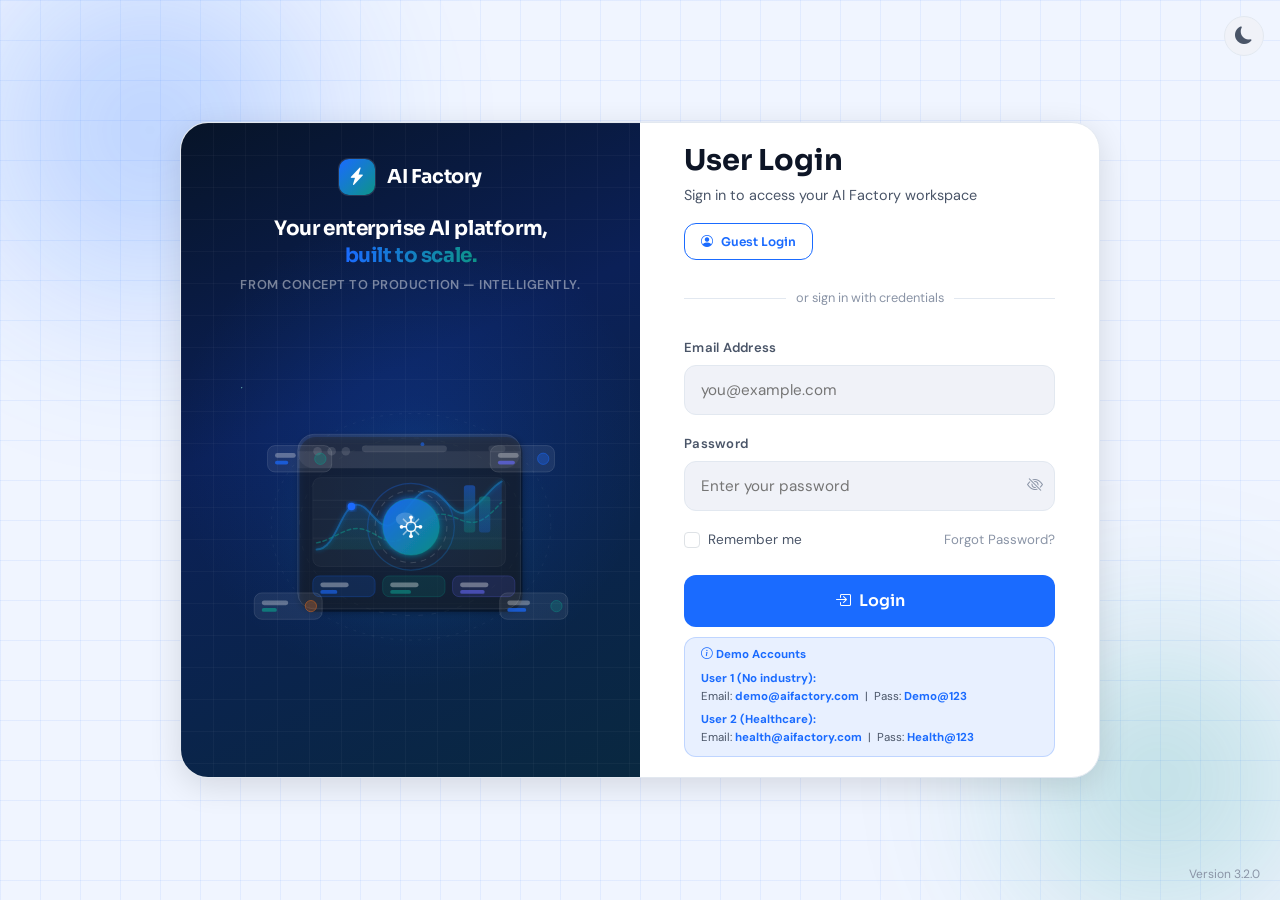
<file: landing-page.html>
<!DOCTYPE html>
<html lang="en" data-theme="light">
<head>
  <meta charset="UTF-8" />
  <meta name="viewport" content="width=device-width, initial-scale=1.0" />
  <title>AI Factory — Choose Your Industry</title>

  <link href="https://cdn.jsdelivr.net/npm/bootstrap@5.3.3/dist/css/bootstrap.min.css" rel="stylesheet" />
  <link href="https://cdn.jsdelivr.net/npm/bootstrap-icons@1.11.3/font/bootstrap-icons.min.css" rel="stylesheet" />
  <link href="https://fonts.googleapis.com/css2?family=Sora:wght@300;400;500;600;700;800&family=DM+Sans:opsz,wght@9..40,300;9..40,400;9..40,500;9..40,600&display=swap" rel="stylesheet" />
  <link rel="stylesheet" href="css/main.css" />
  <link rel="stylesheet" href="css/landing.css" />

  <style>
    /* Reveal animations for scroll */
    .reveal {
      opacity: 0;
      transform: translateY(30px);
      transition: opacity .65s ease, transform .65s ease;
    }
    .reveal.revealed {
      opacity: 1;
      transform: translateY(0);
    }
    /* Stagger children */
    .reveal-stagger .reveal-child {
      opacity: 0;
      transform: translateY(20px);
      transition: opacity .5s ease, transform .5s ease;
    }
    .reveal-stagger.revealed .reveal-child,
    .reveal-child.revealed {
      opacity: 1;
      transform: translateY(0);
    }
  </style>
</head>
<body>

<!-- ══ TOP NAVBAR ══ -->
<nav class="landing-nav">
  <div class="nav-inner">
    <!-- Logo -->
    <a href="landing-page.html" class="nav-logo">
      <div class="nav-logo-icon"><i class="bi bi-lightning-charge-fill"></i></div>
      AI Factory
    </a>

    <!-- Links (desktop) -->
    <ul class="nav-links d-none d-lg-flex">
      <li><a href="#industries">Industries</a></li>
      <li><a href="#capabilities">Capabilities</a></li>
      <li><a href="#ai-journey">AI Journey</a></li>
    </ul>

    <!-- Right actions -->
    <div class="nav-right">
      <button class="theme-toggle" title="Toggle theme">
        <i class="bi bi-moon-fill"></i>
      </button>
      <div class="user-avatar user-initials" title="Your profile">AM</div>
      <button class="btn-accent logout-btn" style="font-size:.82rem;padding:8px 16px;">
        <i class="bi bi-box-arrow-right"></i> Logout
      </button>
    </div>
  </div>
</nav>

<!-- ══ HERO SECTION ══ -->
<section class="hero-section" id="home">
  <div class="hero-bg"></div>
  <div class="hero-glow"></div>

  <div class="hero-content">
    <!-- Left -->
    <div>
      <div class="hero-tag anim-fade-up">
        <span class="dot"></span>
        Enterprise AI Platform
      </div>
      <h1 class="hero-title anim-fade-up delay-1">
        <span class="highlight">Transform</span> Your<br/>
        AI Development<br/>
        Process
      </h1>
      <p class="hero-desc anim-fade-up delay-2">
        AI Factory is a comprehensive platform for managing the complete AI development
        lifecycle — from ideation to production deployment. Powered by Microsoft Azure.
      </p>
      <div class="d-flex gap-3 flex-wrap anim-fade-up delay-3">
        <a href="#industries" class="btn-accent">
          <i class="bi bi-grid-3x3-gap-fill"></i> Explore Industries
        </a>
        <a href="#ai-journey" class="btn-outline-accent">
          <i class="bi bi-play-circle"></i> AI Journey
        </a>
      </div>

      <!-- Stats -->
      <div class="hero-stats anim-fade-up delay-4">
        <div class="stat-item">
          <div class="stat-num"><span data-count="500" data-suffix="+">500+</span></div>
          <div class="stat-label">AI Agents Deployed</div>
        </div>
        <div class="stat-item">
          <div class="stat-num"><span data-count="98.7" data-suffix="%">98.7%</span></div>
          <div class="stat-label">Platform Uptime</div>
        </div>
        <div class="stat-item">
          <div class="stat-num"><span data-count="10" data-suffix="x">10x</span></div>
          <div class="stat-label">Faster Deployment</div>
        </div>
      </div>
    </div>

    <!-- Right Visual -->
    <div class="hero-visual anim-scale-in delay-2">
      <div class="floating-badge floating-badge-2">
        <i class="bi bi-check-circle-fill text-success"></i> 99.9% SLA Guarantee
      </div>
      <div class="hero-visual-card">
        <!-- Mini dashboard preview -->
        <div style="display:flex;align-items:center;gap:8px;margin-bottom:20px;">
          <div style="width:8px;height:8px;border-radius:50%;background:#22c55e;"></div>
          <span style="font-size:.75rem;color:var(--text-muted);font-family:var(--font-display);">AI Factory Dashboard</span>
        </div>
        <!-- Fake chart bars -->
        <div style="display:flex;align-items:flex-end;gap:8px;height:100px;margin-bottom:16px;">
          <div style="flex:1;background:rgba(26,107,255,.15);border-radius:6px;height:40%;"></div>
          <div style="flex:1;background:rgba(26,107,255,.25);border-radius:6px;height:60%;"></div>
          <div style="flex:1;background:rgba(26,107,255,.35);border-radius:6px;height:75%;"></div>
          <div style="flex:1;background:rgba(26,107,255,.5);border-radius:6px;height:55%;"></div>
          <div style="flex:1;background:var(--brand-primary);border-radius:6px;height:90%;"></div>
          <div style="flex:1;background:rgba(26,107,255,.4);border-radius:6px;height:70%;"></div>
          <div style="flex:1;background:rgba(26,107,255,.6);border-radius:6px;height:85%;"></div>
        </div>
        <!-- Industry pills -->
        <div style="display:flex;flex-wrap:wrap;gap:6px;">
          <span style="background:#e6faf8;color:#0d9488;font-size:.72rem;font-weight:600;padding:4px 10px;border-radius:999px;">Healthcare</span>
          <span style="background:#e8f0ff;color:#1a6bff;font-size:.72rem;font-weight:600;padding:4px 10px;border-radius:999px;">Financial</span>
          <span style="background:#fff3e8;color:#f97316;font-size:.72rem;font-weight:600;padding:4px 10px;border-radius:999px;">Manufacturing</span>
          <span style="background:#f3e8ff;color:#9333ea;font-size:.72rem;font-weight:600;padding:4px 10px;border-radius:999px;">Retail</span>
          <span style="background:#eef2ff;color:#4f46e5;font-size:.72rem;font-weight:600;padding:4px 10px;border-radius:999px;">Insurance</span>
        </div>
      </div>
      <div class="floating-badge floating-badge-1">
        <i class="bi bi-lightning-charge-fill" style="color:#f97316;"></i> AI-Powered
      </div>
    </div>
  </div>
</section>

<!-- ══ INDUSTRY SELECTION ══ -->
<section id="industries" style="padding:80px 0;background:var(--bg-surface-2);">
  <div class="section-wrap" style="padding-top:0;padding-bottom:0;">
    <div class="section-header reveal">
      <div class="section-tag"><i class="bi bi-grid-3x3-gap-fill"></i> Industries</div>
      <h2 class="section-title">Choose Your Industry</h2>
      <p class="section-desc">
        Select your industry to access a tailored AI dashboard, specialized agents,
        and an AI journey designed for your domain's unique challenges.
      </p>
    </div>

    <div class="industry-grid reveal-stagger reveal">
      <!-- Healthcare -->
      <div class="industry-card reveal-child" data-industry-target="healthcare">
        <div class="industry-icon">🏥</div>
        <h4>Healthcare</h4>
        <p>AI-driven clinical insights, patient management, and diagnostic support.</p>
        <div style="margin-top:14px;font-size:.75rem;font-weight:600;color:#0d9488;">
          Enter Dashboard →
        </div>
      </div>

      <!-- Financial -->
      <div class="industry-card reveal-child" data-industry-target="financial">
        <div class="industry-icon">💳</div>
        <h4>Financial Services</h4>
        <p>Risk modeling, fraud detection, and intelligent wealth management.</p>
        <div style="margin-top:14px;font-size:.75rem;font-weight:600;color:#1a6bff;">
          Enter Dashboard →
        </div>
      </div>

      <!-- Manufacturing -->
      <div class="industry-card reveal-child" data-industry-target="manufacturing">
        <div class="industry-icon">🏭</div>
        <h4>Manufacturing</h4>
        <p>Predictive maintenance, quality control, and supply chain optimization.</p>
        <div style="margin-top:14px;font-size:.75rem;font-weight:600;color:#f97316;">
          Enter Dashboard →
        </div>
      </div>

      <!-- Retail -->
      <div class="industry-card reveal-child" data-industry-target="retail">
        <div class="industry-icon">🛍️</div>
        <h4>Retail</h4>
        <p>Personalization, demand forecasting, and intelligent inventory management.</p>
        <div style="margin-top:14px;font-size:.75rem;font-weight:600;color:#9333ea;">
          Enter Dashboard →
        </div>
      </div>

      <!-- Insurance -->
      <div class="industry-card reveal-child" data-industry-target="insurance">
        <div class="industry-icon">🛡️</div>
        <h4>Insurance</h4>
        <p>Claims automation, underwriting intelligence, and fraud prevention.</p>
        <div style="margin-top:14px;font-size:.75rem;font-weight:600;color:#4f46e5;">
          Enter Dashboard →
        </div>
      </div>
    </div>
  </div>
</section>

<!-- ══ CAPABILITIES / EXPLAIN ══ -->
<section id="capabilities" style="background:var(--bg-body);">
  <div class="section-wrap">
    <div class="section-header reveal">
      <div class="section-tag"><i class="bi bi-stars"></i> Capabilities</div>
      <h2 class="section-title">What AI Factory Delivers</h2>
      <p class="section-desc">
        A unified platform covering every stage of enterprise AI — from idea to production.
      </p>
    </div>

    <div class="explain-grid reveal-stagger reveal">
      <div class="explain-card reveal-child">
        <div class="explain-icon">🤖</div>
        <h4>Agentic AI Workflows</h4>
        <p>Deploy autonomous AI agents that collaborate, reason, and execute complex multi-step tasks without human intervention across all your enterprise systems.</p>
      </div>
      <div class="explain-card reveal-child">
        <div class="explain-icon">🔬</div>
        <h4>Custom POC Development</h4>
        <p>Rapid proof-of-concept delivery in 2–4 weeks, tailored to your specific industry use case with full Azure AI integration and cost validation.</p>
      </div>
      <div class="explain-card reveal-child">
        <div class="explain-icon">🛡️</div>
        <h4>Enterprise Security</h4>
        <p>Built-in security governance using Azure Security Posture, M365 compliance agents, and identity risk management for complete data protection.</p>
      </div>
      <div class="explain-card reveal-child">
        <div class="explain-icon">📊</div>
        <h4>Synthetic Data Generation</h4>
        <p>Generate high-quality synthetic datasets that preserve statistical properties while ensuring regulatory compliance and privacy protection.</p>
      </div>
      <div class="explain-card reveal-child">
        <div class="explain-icon">⚡</div>
        <h4>AI Optimization Engine</h4>
        <p>Continuously monitor and optimize AI models for cost, performance, and accuracy — with automated retraining pipelines and drift detection.</p>
      </div>
      <div class="explain-card reveal-child">
        <div class="explain-icon">🌐</div>
        <h4>Microsoft Fabric Integration</h4>
        <p>Seamlessly integrate with Microsoft Fabric for unified data analytics, real-time insights, and enterprise-grade data governance at scale.</p>
      </div>
    </div>
  </div>
</section>

<!-- ══ AI JOURNEY OVERVIEW ══ -->
<section id="ai-journey" style="background:var(--bg-surface-2);padding:80px 0;">
  <div class="section-wrap" style="padding-top:0;padding-bottom:0;">
    <div class="section-header reveal">
      <div class="section-tag"><i class="bi bi-diagram-3-fill"></i> AI Journey</div>
      <h2 class="section-title">From Concept to Production</h2>
      <p class="section-desc">
        Our proven 7-step AI journey accelerates your path from business problem
        to production-ready AI solution.
      </p>
    </div>

    <!-- Journey Steps Visual -->
    <div class="reveal" style="display:grid;grid-template-columns:repeat(auto-fit,minmax(140px,1fr));gap:0;position:relative;">
      <!-- Connecting line -->
      <div style="position:absolute;top:32px;left:10%;right:10%;height:2px;
                  background:linear-gradient(90deg,var(--brand-primary),#0d9488);
                  z-index:0;border-radius:99px;"></div>

      <!-- Step items -->
      <div class="text-center" style="position:relative;z-index:1;padding:0 8px;">
        <div style="width:64px;height:64px;border-radius:50%;background:var(--brand-gradient);
                    display:flex;align-items:center;justify-content:center;font-size:1.4rem;
                    margin:0 auto 14px;box-shadow:0 4px 16px rgba(26,107,255,.3);">🔍</div>
        <div style="font-family:var(--font-display);font-size:.8rem;font-weight:600;color:var(--text-primary);">Problem Identification</div>
      </div>
      <div class="text-center" style="position:relative;z-index:1;padding:0 8px;">
        <div style="width:64px;height:64px;border-radius:50%;background:linear-gradient(135deg,#1a6bff,#0d9488);
                    display:flex;align-items:center;justify-content:center;font-size:1.4rem;
                    margin:0 auto 14px;box-shadow:0 4px 16px rgba(26,107,255,.3);">🗄️</div>
        <div style="font-family:var(--font-display);font-size:.8rem;font-weight:600;color:var(--text-primary);">Data Collection</div>
      </div>
      <div class="text-center" style="position:relative;z-index:1;padding:0 8px;">
        <div style="width:64px;height:64px;border-radius:50%;background:linear-gradient(135deg,#1a6bff,#0d9488);
                    display:flex;align-items:center;justify-content:center;font-size:1.4rem;
                    margin:0 auto 14px;box-shadow:0 4px 16px rgba(26,107,255,.3);">🧪</div>
        <div style="font-family:var(--font-display);font-size:.8rem;font-weight:600;color:var(--text-primary);">Custom POC</div>
      </div>
      <div class="text-center" style="position:relative;z-index:1;padding:0 8px;">
        <div style="width:64px;height:64px;border-radius:50%;background:linear-gradient(135deg,#1a6bff,#0d9488);
                    display:flex;align-items:center;justify-content:center;font-size:1.4rem;
                    margin:0 auto 14px;box-shadow:0 4px 16px rgba(26,107,255,.3);">🧠</div>
        <div style="font-family:var(--font-display);font-size:.8rem;font-weight:600;color:var(--text-primary);">Model Training</div>
      </div>
      <div class="text-center" style="position:relative;z-index:1;padding:0 8px;">
        <div style="width:64px;height:64px;border-radius:50%;background:linear-gradient(135deg,#1a6bff,#0d9488);
                    display:flex;align-items:center;justify-content:center;font-size:1.4rem;
                    margin:0 auto 14px;box-shadow:0 4px 16px rgba(26,107,255,.3);">✅</div>
        <div style="font-family:var(--font-display);font-size:.8rem;font-weight:600;color:var(--text-primary);">Testing & Validation</div>
      </div>
      <div class="text-center" style="position:relative;z-index:1;padding:0 8px;">
        <div style="width:64px;height:64px;border-radius:50%;background:linear-gradient(135deg,#1a6bff,#0d9488);
                    display:flex;align-items:center;justify-content:center;font-size:1.4rem;
                    margin:0 auto 14px;box-shadow:0 4px 16px rgba(26,107,255,.3);">🚀</div>
        <div style="font-family:var(--font-display);font-size:.8rem;font-weight:600;color:var(--text-primary);">Deployment</div>
      </div>
      <div class="text-center" style="position:relative;z-index:1;padding:0 8px;">
        <div style="width:64px;height:64px;border-radius:50%;background:var(--brand-gradient);
                    display:flex;align-items:center;justify-content:center;font-size:1.4rem;
                    margin:0 auto 14px;box-shadow:0 4px 16px rgba(13,148,136,.3);">📡</div>
        <div style="font-family:var(--font-display);font-size:.8rem;font-weight:600;color:var(--text-primary);">Monitoring & Optimization</div>
      </div>
    </div>

    <div class="text-center reveal" style="margin-top:40px;">
      <a href="#industries" class="btn-accent">
        <i class="bi bi-arrow-right-circle-fill"></i> Start Your AI Journey
      </a>
    </div>
  </div>
</section>

<!-- ══ CTA SECTION ══ -->
<section class="cta-section reveal">
  <div class="section-tag" style="margin-bottom:16px;color:#a5f3fc;background:rgba(255,255,255,.1);">
    <i class="bi bi-rocket-takeoff-fill"></i> Get Started
  </div>
  <h2>Ready to Transform Your AI Development?</h2>
  <p>Join leading organizations who are accelerating their AI journey with AI Factory.</p>
  <a href="#industries" class="btn-accent" style="font-size:1rem;padding:14px 32px;">
    <i class="bi bi-grid-3x3-gap-fill"></i> Select Your Industry
  </a>
</section>

<!-- ══ FOOTER ══ -->
<footer class="landing-footer">
  <div style="font-family:var(--font-display);font-weight:700;margin-bottom:4px;">
    <i class="bi bi-lightning-charge-fill text-accent"></i> AI Factory
  </div>
  <div>© 2025 AI Factory by UnifyCloud. All rights reserved.</div>
</footer>

<!-- Scripts -->
<script src="https://cdn.jsdelivr.net/npm/bootstrap@5.3.3/dist/js/bootstrap.bundle.min.js"></script>
<script src="js/core.js"></script>
<script src="js/landing.js"></script>
</body>
</html>
</file>
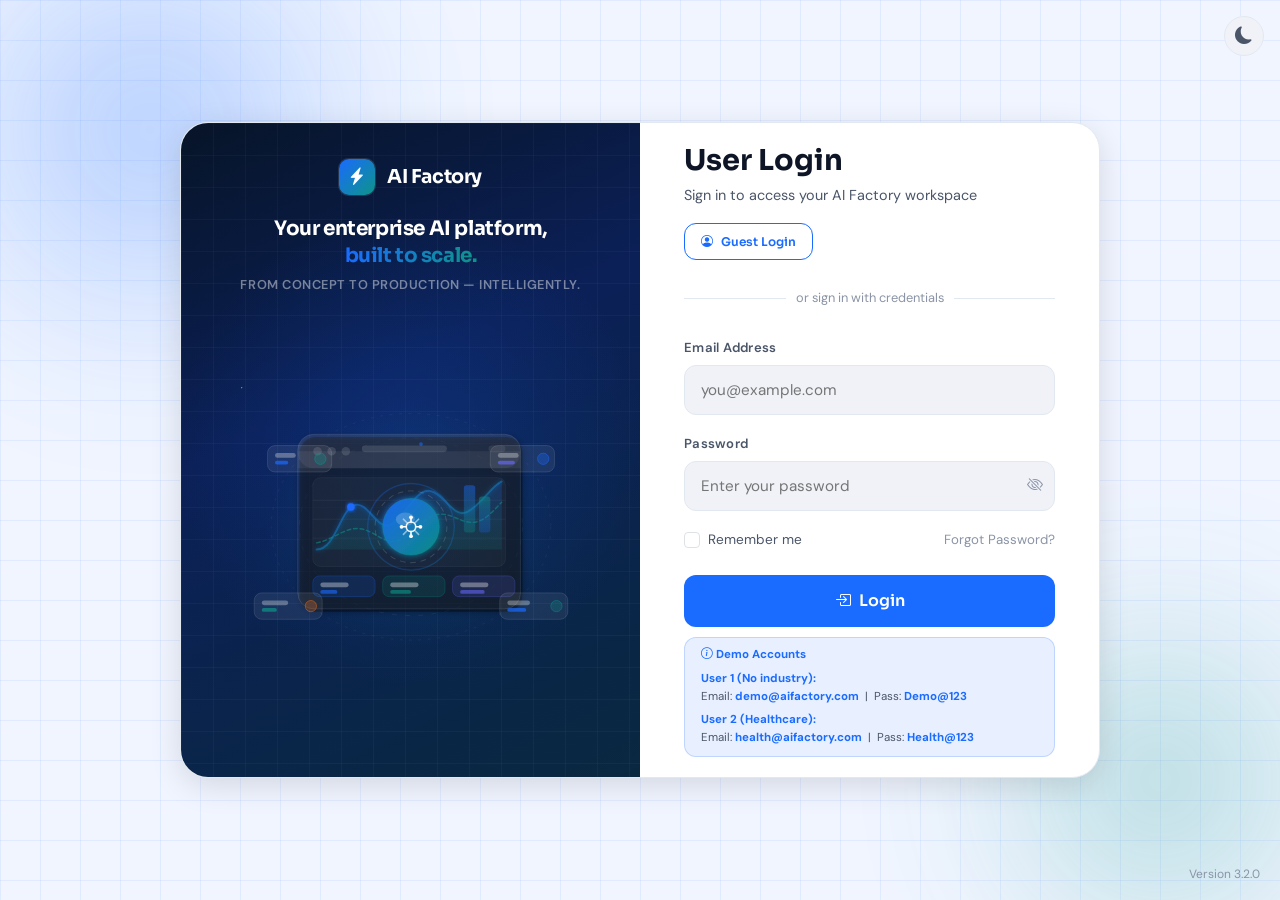
<file: manufacturing.html>
<!DOCTYPE html>
<html lang="en" data-theme="light" class="ind-manufacturing">
<head>
<meta charset="utf-8"><meta name="viewport" content="width=device-width,initial-scale=1">
<title>AI Factory · Manufacturing</title>
<link rel="stylesheet" href="css/portal.css">
</head>
<body class="ind-manufacturing">
<div class="portal-wrap">


  <div class="sb-overlay" id="sbOverlay"></div>
  <aside class="sidebar" id="sidebar">
    <div class="sb-brand">
      <div class="sb-logo-mark">AI</div>
      <div class="sb-brand-text">
        <strong>AI Factory™</strong>
        <span>Enterprise Platform</span>
      </div>
    </div>
    <div class="sb-industry">
      <div class="sb-industry-icon">🏭</div>
      <div class="sb-industry-text">
        <strong>Manufacturing</strong>
        <span>Industry Dashboard</span>
      </div>
    </div>
    <nav class="sb-nav">
      <div class="sb-section-label">Overview</div>
    <a class="sb-item" href="manufacturing.html" data-page="manufacturing.html" data-label="Manufacturing Dashboard">
      <span class="sb-icon"><svg width="16" height="16" viewBox="0 0 24 24" fill="none" stroke="currentColor" stroke-width="2" stroke-linecap="round" stroke-linejoin="round" class=""><rect x="3" y="3" width="7" height="7" rx="1"/><rect x="14" y="3" width="7" height="7" rx="1"/><rect x="3" y="14" width="7" height="7" rx="1"/><rect x="14" y="14" width="7" height="7" rx="1"/></svg></span>
      <span class="sb-label">Manufacturing Dashboard</span>
    </a><div class="sb-section-label">Content</div>
    <a class="sb-item" href="#agents" data-label="Featured Agents">
      <span class="sb-icon"><svg width="16" height="16" viewBox="0 0 24 24" fill="none" stroke="currentColor" stroke-width="2" stroke-linecap="round" stroke-linejoin="round" class=""><circle cx="12" cy="8" r="4"/><path d="M4 20c0-4 3.6-7 8-7s8 3 8 7"/></svg></span>
      <span class="sb-label">Featured Agents</span>
    </a>
    <a class="sb-item" href="#gallery" data-label="Use Cases">
      <span class="sb-icon"><svg width="16" height="16" viewBox="0 0 24 24" fill="none" stroke="currentColor" stroke-width="2" stroke-linecap="round" stroke-linejoin="round" class=""><path d="M4 6h16M4 12h16M4 18h10"/></svg></span>
      <span class="sb-label">Use Cases</span>
    </a><div class="sb-section-label">Trust</div>
    <a class="sb-item" href="#compliance" data-label="Compliance">
      <span class="sb-icon"><svg width="16" height="16" viewBox="0 0 24 24" fill="none" stroke="currentColor" stroke-width="2" stroke-linecap="round" stroke-linejoin="round" class=""><path d="M12 2l9 4v6c0 5.5-3.8 10.7-9 12C6.8 22.7 3 17.5 3 12V6z"/><path d="M9 12l2 2 4-4"/></svg></span>
      <span class="sb-label">Compliance</span>
    </a>
    <a class="sb-item" href="#how-it-works" data-label="How It Works">
      <span class="sb-icon"><svg width="16" height="16" viewBox="0 0 24 24" fill="none" stroke="currentColor" stroke-width="2" stroke-linecap="round" stroke-linejoin="round" class=""><circle cx="12" cy="12" r="9"/><path d="M12 7v5l3 2"/></svg></span>
      <span class="sb-label">How It Works</span>
    </a>
    <a class="sb-item" href="#case-study" data-label="Case Study">
      <span class="sb-icon"><svg width="16" height="16" viewBox="0 0 24 24" fill="none" stroke="currentColor" stroke-width="2" stroke-linecap="round" stroke-linejoin="round" class=""><path d="M14 2H6a2 2 0 00-2 2v16a2 2 0 002 2h12a2 2 0 002-2V8z"/><path d="M14 2v6h6"/></svg></span>
      <span class="sb-label">Case Study</span>
    </a><div class="sb-section-label">Support</div>
    <a class="sb-item" href="#faq" data-label="FAQ">
      <span class="sb-icon"><svg width="16" height="16" viewBox="0 0 24 24" fill="none" stroke="currentColor" stroke-width="2" stroke-linecap="round" stroke-linejoin="round" class=""><circle cx="12" cy="12" r="9"/><path d="M9.1 9a3 3 0 015.8 1c0 2-3 3-3 3M12 17h.01"/></svg></span>
      <span class="sb-label">FAQ</span>
    </a>
    <a class="sb-item" href="#cta" data-label="Book Demo">
      <span class="sb-icon"><svg width="16" height="16" viewBox="0 0 24 24" fill="none" stroke="currentColor" stroke-width="2" stroke-linecap="round" stroke-linejoin="round" class=""><path d="M15 10l4.553-2.277A1 1 0 0121 8.624v6.752a1 1 0 01-1.447.9L15 14M3 8a2 2 0 012-2h10a2 2 0 012 2v8a2 2 0 01-2 2H5a2 2 0 01-2-2V8z"/></svg></span>
      <span class="sb-label">Book Demo</span>
    </a>
      <div class="sb-divider"></div>
      <div class="sb-section-label">Industries</div>
      
    <a class="sb-item" href="healthcare.html" data-label="Healthcare" data-page="healthcare.html">
      <span class="sb-icon" style="font-size:15px;">🏥</span>
      <span class="sb-label">Healthcare</span>
    </a>
    <a class="sb-item" href="financial.html" data-label="Financial" data-page="financial.html">
      <span class="sb-icon" style="font-size:15px;">💳</span>
      <span class="sb-label">Financial</span>
    </a>
    <a class="sb-item" href="manufacturing.html" data-label="Manufacturing" data-page="manufacturing.html">
      <span class="sb-icon" style="font-size:15px;">🏭</span>
      <span class="sb-label">Manufacturing</span>
    </a>
    <a class="sb-item" href="retail.html" data-label="Retail" data-page="retail.html">
      <span class="sb-icon" style="font-size:15px;">🛍️</span>
      <span class="sb-label">Retail</span>
    </a>
    <a class="sb-item" href="insurance.html" data-label="Insurance" data-page="insurance.html">
      <span class="sb-icon" style="font-size:15px;">🛡️</span>
      <span class="sb-label">Insurance</span>
    </a>
      <div class="sb-divider"></div>
      <a class="sb-item" href="landing-page.html" data-label="All Industries">
        <span class="sb-icon"><svg width="16" height="16" viewBox="0 0 24 24" fill="none" stroke="currentColor" stroke-width="2" stroke-linecap="round" stroke-linejoin="round" class=""><path d="M3 9l9-6 9 6v11a2 2 0 01-2 2H5a2 2 0 01-2-2V9z"/><polyline points="9 22 9 12 15 12 15 22"/></svg></span>
        <span class="sb-label">All Industries</span>
      </a>
      <a class="sb-item js-logout" href="#" data-label="Sign Out">
        <span class="sb-icon"><svg width="16" height="16" viewBox="0 0 24 24" fill="none" stroke="currentColor" stroke-width="2" stroke-linecap="round" stroke-linejoin="round" class=""><path d="M9 21H5a2 2 0 01-2-2V5a2 2 0 012-2h4M16 17l5-5-5-5M21 12H9"/></svg></span>
        <span class="sb-label">Sign Out</span>
      </a>
    </nav>
    <div class="sb-footer">
      <div class="sb-user">
        <div class="sb-avatar js-user-initials">AM</div>
        <div class="sb-user-info">
          <div class="sb-user-name js-user-name">Alex Morgan</div>
          <div class="sb-user-role">Platform Admin</div>
        </div>
      </div>
    </div>
  </aside>

<div class="portal-main" id="portalMain">

  <header class="topbar" id="topbar">
    <button class="tb-collapse-btn" id="collapseBtn" title="Toggle sidebar" aria-label="Toggle sidebar"><svg width="16" height="16" viewBox="0 0 24 24" fill="none" stroke="currentColor" stroke-width="2" stroke-linecap="round" stroke-linejoin="round" class=""><path d="M3 12h18M3 6h18M3 18h18"/></svg></button>
    <button class="tb-collapse-btn" id="mobileMenuBtn" aria-label="Open navigation menu" style="display:none;"><svg width="16" height="16" viewBox="0 0 24 24" fill="none" stroke="currentColor" stroke-width="2" stroke-linecap="round" stroke-linejoin="round" class=""><path d="M3 12h18M3 6h18M3 18h18"/></svg></button>
    <div class="tb-breadcrumb">
      <a href="landing-page.html">AI Factory</a>
      <span class="sep">/</span>
      <span class="current">Manufacturing</span>
    </div>
    <div class="tb-spacer"></div>
    <div class="tb-search">
      <svg width="14" height="14" viewBox="0 0 24 24" fill="none" stroke="currentColor" stroke-width="2" stroke-linecap="round" stroke-linejoin="round" class=""><circle cx="11" cy="11" r="7"/><path d="M21 21l-4-4"/></svg>
      <input placeholder="Search manufacturing use cases…">
    </div>
    <div class="tb-actions">
      <button class="tb-icon-btn" title="Notifications" aria-label="Notifications">
        <svg width="16" height="16" viewBox="0 0 24 24" fill="none" stroke="currentColor" stroke-width="2" stroke-linecap="round" stroke-linejoin="round" class=""><path d="M18 8A6 6 0 006 8c0 7-3 9-3 9h18s-3-2-3-9M13.73 21a2 2 0 01-3.46 0"/></svg>
        <span class="tb-badge"></span>
      </button>
      <button class="tb-icon-btn" title="Help" aria-label="Help & documentation">
        <svg width="16" height="16" viewBox="0 0 24 24" fill="none" stroke="currentColor" stroke-width="2" stroke-linecap="round" stroke-linejoin="round" class=""><circle cx="12" cy="12" r="9"/><path d="M9.1 9a3 3 0 015.8 1c0 2-3 3-3 3M12 17h.01"/></svg>
      </button>
      <button class="theme-toggle-btn" title="Toggle dark/light mode" aria-label="Toggle dark/light mode">🌙</button>
      <div class="tb-user-chip">
        <div class="tb-chip-avatar js-user-initials">AM</div>
        <span class="tb-chip-name js-user-name">Alex Morgan</span>
        <svg width="12" height="12" viewBox="0 0 24 24" fill="none" stroke="currentColor" stroke-width="2" stroke-linecap="round" stroke-linejoin="round" class=""><polyline points="6 9 12 15 18 9"/></svg>
      </div>
    </div>
  </header>

<div class="page-content">

<div class="page-header">
  <div class="page-header-left">
    <h2 class="page-title">Manufacturing AI Platform</h1>
    <p class="page-subtitle">Deploy predictive maintenance, quality inspection, and supply chain AI on your OT/IT infrastructure …</p>
  </div>
  <div class="page-actions">
    <a href="landing-page.html" class="btn btn-ghost"><svg width="14" height="14" viewBox="0 0 24 24" fill="none" stroke="currentColor" stroke-width="2" stroke-linecap="round" stroke-linejoin="round" class=""><path d="M19 12H5M12 5l-7 7 7 7"/></svg> All Industries</a>
    <a href="#cta" class="btn btn-primary"><svg width="14" height="14" viewBox="0 0 24 24" fill="none" stroke="currentColor" stroke-width="2" stroke-linecap="round" stroke-linejoin="round" class=""><path d="M15 10l4.553-2.277A1 1 0 0121 8.624v6.752a1 1 0 01-1.447.9L15 14M3 8a2 2 0 012-2h10a2 2 0 012 2v8a2 2 0 01-2 2H5a2 2 0 01-2-2V8z"/></svg> Book Demo</a>
  </div>
</div>

<div class="industry-hero">
  <div class="hero-left">
    <div class="hero-eyebrow"><span class="dot"></span>AI Factory · Manufacturing</div>
    <h1 class="hero-h1">AI agents purpose-built for <em>factory floor &amp; supply chain</em> intelligence.</h1>
    <p class="hero-sub">Deploy predictive maintenance, quality inspection, and supply chain AI on your OT/IT infrastructure — with explainable alerts, minimal downtime, and measurable OEE improvement from day one.</p>
    <div class="hero-cta-row">
      <a href="#cta" class="btn btn-primary btn-sm">Book a 30-min demo →</a>
      <a href="#gallery" class="btn btn-ghost btn-sm">Explore use cases</a>
    </div>
    <div class="hero-trust">
      <div class="hero-trust-item"><b>140+</b> production deployments</div>
      <div class="hero-trust-sep"></div>
      <div class="hero-trust-item">ISO 9001 · IEC 62443 · ISO 45001</div>
      <div class="hero-trust-sep"></div>
      <div class="hero-trust-item">Azure · AWS · <b>GCP</b></div>
    </div>
  </div>
  <div class="chat-widget">
    <div class="chat-head">
      <div class="chat-head-icon"><svg width="14" height="14" viewBox="0 0 24 24" fill="none" stroke="currentColor" stroke-width="2" stroke-linecap="round" stroke-linejoin="round" class=""><rect x="3" y="3" width="18" height="18" rx="2"/><path d="M9 12h2v5H9zM13 8h2v9h-2zM17 14h2v3h-2z"/></svg></div>
      <div><div class="chat-head-name">Predictive Maintenance Agent</div><div class="chat-head-role">v2.4</div></div>
      <div class="chat-live">Live</div>
    </div>
    <div class="chat-msgs">
      <div class="chat-msg u">Forecasts equipment failures 24–72 hours ahead using vibrati…</div>
      <div class="chat-msg b"><b>Analysis complete.</b> on, temperature, and current draw — auto-generates maintenance work or…<br><span class="chat-pill">✓ Manufacturing AI Engine</span></div>
    </div>
    <div class="chat-float-row">
      <div class="chat-float">
        <div class="chat-float-label">Reduction in unplanned d</div>
        <div class="chat-float-val">41</div>
        <div class="chat-float-delta">8 discrete mfg deployments</div>
        <div class="chat-mini-bars"><span style="height:55%"></span><span style="height:70%"></span><span style="height:45%"></span><span style="height:35%"></span><span style="height:22%"></span><span style="height:16%"></span><span style="height:100%"></span></div>
      </div>
      <div class="chat-float">
        <div class="chat-float-label">Quality defect detection</div>
        <div class="chat-float-val">99.2</div>
        <div class="chat-float-delta">Automotive Tier-1 supplier</div>
      </div>
    </div>
  </div>
</div>

<div class="trust-row">
  <span class="trust-label">Trusted by</span>
  <div class="trust-logos"><span class="trust-logo">◆ Apex Industries</span><div class="trust-sep"></div><span class="trust-logo">◈ Voltan Auto</span><div class="trust-sep"></div><span class="trust-logo">■ PrecisionTech</span><div class="trust-sep"></div><span class="trust-logo">● NovaCast</span><div class="trust-sep"></div><span class="trust-logo">∿ SteelCore</span></div>
</div>

<div class="kpi-grid">
  <div class="kpi-card">
    <div class="kpi-icon"><svg width="22" height="22" viewBox="0 0 24 24" fill="none" stroke="currentColor" stroke-width="2" stroke-linecap="round" stroke-linejoin="round" class=""><path d="M14 2H6a2 2 0 00-2 2v16a2 2 0 002 2h12a2 2 0 002-2V8z"/></svg></div>
    <div class="kpi-value">41<sub>%</sub></div>
    <div class="kpi-label">Reduction in unplanned downtime across production lines</div>
    <div class="kpi-source">8 discrete mfg deployments</div>
  </div>
  <div class="kpi-card">
    <div class="kpi-icon"><svg width="22" height="22" viewBox="0 0 24 24" fill="none" stroke="currentColor" stroke-width="2" stroke-linecap="round" stroke-linejoin="round" class=""><path d="M3 3v18h18"/></svg></div>
    <div class="kpi-value">99.2<sub>%</sub></div>
    <div class="kpi-label">Quality defect detection rate before shipment</div>
    <div class="kpi-source">Automotive Tier-1 supplier</div>
  </div>
  <div class="kpi-card">
    <div class="kpi-icon"><svg width="22" height="22" viewBox="0 0 24 24" fill="none" stroke="currentColor" stroke-width="2" stroke-linecap="round" stroke-linejoin="round" class=""><circle cx="12" cy="12" r="9"/><path d="M12 7v5l3 2"/></svg></div>
    <div class="kpi-value">$2.8<sub>M</sub></div>
    <div class="kpi-label">Average annual savings per facility from predictive maintenance</div>
    <div class="kpi-source">12-month production data</div>
  </div>
  <div class="kpi-card">
    <div class="kpi-icon"><svg width="22" height="22" viewBox="0 0 24 24" fill="none" stroke="currentColor" stroke-width="2" stroke-linecap="round" stroke-linejoin="round" class=""><path d="M12 2l10 6.5v7L12 22 2 15.5v-7L12 2z"/></svg></div>
    <div class="kpi-value">18<sub>%</sub></div>
    <div class="kpi-label">Energy consumption reduction through AI-optimized scheduling</div>
    <div class="kpi-source">3 process manufacturing sites</div>
  </div></div>

<div id="agents">
<div class="section-title-row">
  <h2><svg width="16" height="16" viewBox="0 0 24 24" fill="none" stroke="currentColor" stroke-width="2" stroke-linecap="round" stroke-linejoin="round" class=""><rect x="3" y="3" width="18" height="18" rx="2"/><path d="M9 12h2v5H9zM13 8h2v9h-2zM17 14h2v3h-2z"/></svg> Featured Agents</h2>
  <a href="#gallery" class="btn btn-ghost btn-sm">View all →</a>
</div>
<p class="section-desc">Each agent integrates with your MES, ERP, and historian systems without replacing existing infrastructure.</p>
<div class="agents-grid">
  <article class="agent-card">
    <div class="agent-thumb t1">
      <svg width="48" height="48" viewBox="0 0 24 24" fill="none" stroke="currentColor" stroke-width="2" stroke-linecap="round" stroke-linejoin="round" class=""><path d="M19 14c0 4-3.5 6-7 6s-7-2-7-6V6c0-1 1-2 2-2h3"/><path d="M14 4h3c1 0 2 1 2 2v8"/><circle cx="19" cy="18" r="2"/><path d="M12 4v6M9 7h6"/></svg>
      <div class="agent-ribbon ">CONSUMED POC</div>
      <div class="agent-thumb-version">v2.4</div>
    </div>
    <div class="agent-body">
      <div class="agent-title">Predictive Maintenance Agent</div>
      <div class="agent-meta">Industry: <b>Discrete Mfg · Asset-Intensive</b></div>
      <p class="agent-desc">Forecasts equipment failures 24–72 hours ahead using vibration, temperature, and current draw — auto-generates maintenance work orders in your CMMS.</p>
      <div class="agent-footer">
        <a href="#case-study" class="agent-cs-btn"><svg width="13" height="13" viewBox="0 0 24 24" fill="none" stroke="currentColor" stroke-width="2" stroke-linecap="round" stroke-linejoin="round" class=""><path d="M14 2H6a2 2 0 00-2 2v16a2 2 0 002 2h12a2 2 0 002-2V8z"/><path d="M14 2v6h6"/></svg> Case Study</a>
        <button class="agent-action-btn" title="Demo"><svg width="14" height="14" viewBox="0 0 24 24" fill="none" stroke="currentColor" stroke-width="2" stroke-linecap="round" stroke-linejoin="round" class=""><path d="M8 5v14l11-7z"/></svg></button>
        <button class="agent-action-btn" title="Schedule POC"><svg width="14" height="14" viewBox="0 0 24 24" fill="none" stroke="currentColor" stroke-width="2" stroke-linecap="round" stroke-linejoin="round" class=""><rect x="3" y="4" width="18" height="16" rx="2"/><path d="M16 2v4M8 2v4M3 10h18"/></svg></button>
      </div>
    </div>
  </article>
  <article class="agent-card">
    <div class="agent-thumb t2">
      <svg width="48" height="48" viewBox="0 0 24 24" fill="none" stroke="currentColor" stroke-width="2" stroke-linecap="round" stroke-linejoin="round" class=""><rect x="3" y="3" width="18" height="18" rx="2"/><path d="M9 12h2v5H9zM13 8h2v9h-2zM17 14h2v3h-2z"/></svg>
      <div class="agent-ribbon ">TRENDING</div>
      <div class="agent-thumb-version">v1.9</div>
    </div>
    <div class="agent-body">
      <div class="agent-title">Visual Quality Inspector</div>
      <div class="agent-meta">Industry: <b>Quality · Production Line</b></div>
      <p class="agent-desc">Computer vision detecting surface defects, dimensional deviations, and assembly errors at line speed with <0.1% false reject rate.</p>
      <div class="agent-footer">
        <a href="#case-study" class="agent-cs-btn"><svg width="13" height="13" viewBox="0 0 24 24" fill="none" stroke="currentColor" stroke-width="2" stroke-linecap="round" stroke-linejoin="round" class=""><path d="M14 2H6a2 2 0 00-2 2v16a2 2 0 002 2h12a2 2 0 002-2V8z"/><path d="M14 2v6h6"/></svg> Case Study</a>
        <button class="agent-action-btn" title="Demo"><svg width="14" height="14" viewBox="0 0 24 24" fill="none" stroke="currentColor" stroke-width="2" stroke-linecap="round" stroke-linejoin="round" class=""><path d="M8 5v14l11-7z"/></svg></button>
        <button class="agent-action-btn" title="Schedule POC"><svg width="14" height="14" viewBox="0 0 24 24" fill="none" stroke="currentColor" stroke-width="2" stroke-linecap="round" stroke-linejoin="round" class=""><rect x="3" y="4" width="18" height="16" rx="2"/><path d="M16 2v4M8 2v4M3 10h18"/></svg></button>
      </div>
    </div>
  </article>
  <article class="agent-card">
    <div class="agent-thumb t3">
      <svg width="48" height="48" viewBox="0 0 24 24" fill="none" stroke="currentColor" stroke-width="2" stroke-linecap="round" stroke-linejoin="round" class=""><circle cx="12" cy="12" r="9"/><path d="M12 7v5l3 2"/></svg>
      <div class="agent-ribbon is-new">NEW</div>
      <div class="agent-thumb-version">v1.3</div>
    </div>
    <div class="agent-body">
      <div class="agent-title">Supply Chain Risk Agent</div>
      <div class="agent-meta">Industry: <b>Procurement · Logistics</b></div>
      <p class="agent-desc">Monitors supplier health, lead times, and geopolitical risk signals — recommends alternate sourcing before disruptions hit production.</p>
      <div class="agent-footer">
        <a href="#case-study" class="agent-cs-btn"><svg width="13" height="13" viewBox="0 0 24 24" fill="none" stroke="currentColor" stroke-width="2" stroke-linecap="round" stroke-linejoin="round" class=""><path d="M14 2H6a2 2 0 00-2 2v16a2 2 0 002 2h12a2 2 0 002-2V8z"/><path d="M14 2v6h6"/></svg> Case Study</a>
        <button class="agent-action-btn" title="Demo"><svg width="14" height="14" viewBox="0 0 24 24" fill="none" stroke="currentColor" stroke-width="2" stroke-linecap="round" stroke-linejoin="round" class=""><path d="M8 5v14l11-7z"/></svg></button>
        <button class="agent-action-btn" title="Schedule POC"><svg width="14" height="14" viewBox="0 0 24 24" fill="none" stroke="currentColor" stroke-width="2" stroke-linecap="round" stroke-linejoin="round" class=""><rect x="3" y="4" width="18" height="16" rx="2"/><path d="M16 2v4M8 2v4M3 10h18"/></svg></button>
      </div>
    </div>
  </article>
  <article class="agent-card">
    <div class="agent-thumb t4">
      <svg width="48" height="48" viewBox="0 0 24 24" fill="none" stroke="currentColor" stroke-width="2" stroke-linecap="round" stroke-linejoin="round" class=""><path d="M21 15a4 4 0 01-4 4H7l-4 4V5a4 4 0 014-4h10a4 4 0 014 4z"/><circle cx="9" cy="10" r="1"/><circle cx="13" cy="10" r="1"/></svg>
      <div class="agent-ribbon ">CONSUMED POC</div>
      <div class="agent-thumb-version">v2.1</div>
    </div>
    <div class="agent-body">
      <div class="agent-title">Production Scheduler AI</div>
      <div class="agent-meta">Industry: <b>Operations · MES</b></div>
      <p class="agent-desc">Dynamic scheduling optimizing throughput, changeover time, and on-time delivery — integrates with SAP PP, Oracle Manufacturing, and Epicor.</p>
      <div class="agent-footer">
        <a href="#case-study" class="agent-cs-btn"><svg width="13" height="13" viewBox="0 0 24 24" fill="none" stroke="currentColor" stroke-width="2" stroke-linecap="round" stroke-linejoin="round" class=""><path d="M14 2H6a2 2 0 00-2 2v16a2 2 0 002 2h12a2 2 0 002-2V8z"/><path d="M14 2v6h6"/></svg> Case Study</a>
        <button class="agent-action-btn" title="Demo"><svg width="14" height="14" viewBox="0 0 24 24" fill="none" stroke="currentColor" stroke-width="2" stroke-linecap="round" stroke-linejoin="round" class=""><path d="M8 5v14l11-7z"/></svg></button>
        <button class="agent-action-btn" title="Schedule POC"><svg width="14" height="14" viewBox="0 0 24 24" fill="none" stroke="currentColor" stroke-width="2" stroke-linecap="round" stroke-linejoin="round" class=""><rect x="3" y="4" width="18" height="16" rx="2"/><path d="M16 2v4M8 2v4M3 10h18"/></svg></button>
      </div>
    </div>
  </article>
  <article class="agent-card">
    <div class="agent-thumb t5">
      <svg width="48" height="48" viewBox="0 0 24 24" fill="none" stroke="currentColor" stroke-width="2" stroke-linecap="round" stroke-linejoin="round" class=""><path d="M3 3v18h18"/><circle cx="8" cy="16" r="2"/><circle cx="14" cy="10" r="2"/><circle cx="19" cy="7" r="2"/></svg>
      <div class="agent-ribbon is-new">NEW</div>
      <div class="agent-thumb-version">v1.1</div>
    </div>
    <div class="agent-body">
      <div class="agent-title">Energy Optimization Agent</div>
      <div class="agent-meta">Industry: <b>Sustainability · Facilities</b></div>
      <p class="agent-desc">Reduces energy consumption by 12–22% through AI-driven load balancing, demand forecasting, and peak shaving strategies.</p>
      <div class="agent-footer">
        <a href="#case-study" class="agent-cs-btn"><svg width="13" height="13" viewBox="0 0 24 24" fill="none" stroke="currentColor" stroke-width="2" stroke-linecap="round" stroke-linejoin="round" class=""><path d="M14 2H6a2 2 0 00-2 2v16a2 2 0 002 2h12a2 2 0 002-2V8z"/><path d="M14 2v6h6"/></svg> Case Study</a>
        <button class="agent-action-btn" title="Demo"><svg width="14" height="14" viewBox="0 0 24 24" fill="none" stroke="currentColor" stroke-width="2" stroke-linecap="round" stroke-linejoin="round" class=""><path d="M8 5v14l11-7z"/></svg></button>
        <button class="agent-action-btn" title="Schedule POC"><svg width="14" height="14" viewBox="0 0 24 24" fill="none" stroke="currentColor" stroke-width="2" stroke-linecap="round" stroke-linejoin="round" class=""><rect x="3" y="4" width="18" height="16" rx="2"/><path d="M16 2v4M8 2v4M3 10h18"/></svg></button>
      </div>
    </div>
  </article>
  <article class="agent-card">
    <div class="agent-thumb t6">
      <svg width="48" height="48" viewBox="0 0 24 24" fill="none" stroke="currentColor" stroke-width="2" stroke-linecap="round" stroke-linejoin="round" class=""><path d="M10 3L3 10l6 6 7-7z"/><path d="M16 6l5 5-7 7-3-3"/></svg>
      <div class="agent-ribbon ">TRENDING</div>
      <div class="agent-thumb-version">v1.6</div>
    </div>
    <div class="agent-body">
      <div class="agent-title">Safety Incident Analyzer</div>
      <div class="agent-meta">Industry: <b>EHS · Operations</b></div>
      <p class="agent-desc">Analyzes near-miss reports, maintenance logs, and sensor data to surface leading safety indicators before incidents occur.</p>
      <div class="agent-footer">
        <a href="#case-study" class="agent-cs-btn"><svg width="13" height="13" viewBox="0 0 24 24" fill="none" stroke="currentColor" stroke-width="2" stroke-linecap="round" stroke-linejoin="round" class=""><path d="M14 2H6a2 2 0 00-2 2v16a2 2 0 002 2h12a2 2 0 002-2V8z"/><path d="M14 2v6h6"/></svg> Case Study</a>
        <button class="agent-action-btn" title="Demo"><svg width="14" height="14" viewBox="0 0 24 24" fill="none" stroke="currentColor" stroke-width="2" stroke-linecap="round" stroke-linejoin="round" class=""><path d="M8 5v14l11-7z"/></svg></button>
        <button class="agent-action-btn" title="Schedule POC"><svg width="14" height="14" viewBox="0 0 24 24" fill="none" stroke="currentColor" stroke-width="2" stroke-linecap="round" stroke-linejoin="round" class=""><rect x="3" y="4" width="18" height="16" rx="2"/><path d="M16 2v4M8 2v4M3 10h18"/></svg></button>
      </div>
    </div>
  </article></div>
</div>

<div class="gallery-wrap" id="gallery">
  <div class="gallery-header">
    <div class="section-title-row" style="margin-bottom:14px;">
      <h2><svg width="16" height="16" viewBox="0 0 24 24" fill="none" stroke="currentColor" stroke-width="2" stroke-linecap="round" stroke-linejoin="round" class=""><path d="M4 6h16M4 12h16M4 18h10"/></svg> Full Use-Case Gallery</h2>
    </div>
    <p class="section-desc" style="margin-bottom:14px;">Filter by production area, asset type, data source, or business outcome. All assets include a working POC and ROI model.</p>
  </div>
  <div class="gallery-controls">
    <div class="gallery-search">
      <svg width="14" height="14" viewBox="0 0 24 24" fill="none" stroke="currentColor" stroke-width="2" stroke-linecap="round" stroke-linejoin="round" class=""><circle cx="11" cy="11" r="7"/><path d="M21 21l-4-4"/></svg>
      <input id="searchInput" placeholder="Search manufacturing use cases…">
      <span class="count-badge" id="count">0</span>
    </div>
    <div class="chip-row" id="categoryChips"></div>
  </div>
  <div class="gallery-body">
    <div class="filter-panel" id="filterSidebar"></div>
    <div class="gallery-grid-wrap"><div class="gallery-grid" id="galleryGrid"></div></div>
  </div>
</div>

<div class="compliance-section" id="compliance">
  <div class="section-title-row">
    <h2 style="color:white;"><svg width="16" height="16" viewBox="0 0 24 24" fill="none" stroke="currentColor" stroke-width="2" stroke-linecap="round" stroke-linejoin="round" class=""><path d="M12 2l9 4v6c0 5.5-3.8 10.7-9 12C6.8 22.7 3 17.5 3 12V6z"/><path d="M9 12l2 2 4-4"/></svg> Trust &amp; Security</h2>
  </div>
  <p class="compliance-desc">Every agent integrates with your OT network via secure DMZ. No sensor data or process IP leaves your facility perimeter.</p>
  <div class="badge-row">
  <div class="badge-card">
    <div class="badge-icon"><svg width="18" height="18" viewBox="0 0 24 24" fill="none" stroke="currentColor" stroke-width="2" stroke-linecap="round" stroke-linejoin="round" class=""><rect x="4" y="4" width="16" height="16" rx="3"/><path d="M8 12l3 3 5-6"/></svg></div>
    <div class="badge-name">ISO 9001</div>
    <div class="badge-desc">Quality management system certified</div>
  </div>
  <div class="badge-card">
    <div class="badge-icon"><svg width="18" height="18" viewBox="0 0 24 24" fill="none" stroke="currentColor" stroke-width="2" stroke-linecap="round" stroke-linejoin="round" class=""><path d="M12 2l9 4v6c0 5.5-3.8 10.7-9 12C6.8 22.7 3 17.5 3 12V6z"/><path d="M9 12l2 2 4-4"/></svg></div>
    <div class="badge-name">IEC 62443</div>
    <div class="badge-desc">Industrial cybersecurity standard</div>
  </div>
  <div class="badge-card">
    <div class="badge-icon"><svg width="18" height="18" viewBox="0 0 24 24" fill="none" stroke="currentColor" stroke-width="2" stroke-linecap="round" stroke-linejoin="round" class=""><circle cx="12" cy="12" r="9"/><path d="M12 7v5l3 2"/></svg></div>
    <div class="badge-name">ISO 45001</div>
    <div class="badge-desc">Occupational health & safety management</div>
  </div>
  <div class="badge-card">
    <div class="badge-icon"><svg width="18" height="18" viewBox="0 0 24 24" fill="none" stroke="currentColor" stroke-width="2" stroke-linecap="round" stroke-linejoin="round" class=""><path d="M12 3l9 4v6c0 5-4 9-9 11-5-2-9-6-9-11V7z"/></svg></div>
    <div class="badge-name">GDPR</div>
    <div class="badge-desc">Data processing agreements available</div>
  </div>
  <div class="badge-card">
    <div class="badge-icon"><svg width="18" height="18" viewBox="0 0 24 24" fill="none" stroke="currentColor" stroke-width="2" stroke-linecap="round" stroke-linejoin="round" class=""><path d="M3 9l9-6 9 6-9 6z"/><path d="M3 9v6l9 6 9-6V9"/></svg></div>
    <div class="badge-name">ISA-95</div>
    <div class="badge-desc">OT/IT integration standard aligned</div>
  </div></div>
  <div class="promise-row">
  <div class="promise-card">
    <div class="promise-ico"><svg width="18" height="18" viewBox="0 0 24 24" fill="none" stroke="currentColor" stroke-width="2" stroke-linecap="round" stroke-linejoin="round" class=""><path d="M12 2L2 7l10 5 10-5-10-5z"/><path d="M2 17l10 5 10-5M2 12l10 5 10-5"/></svg></div>
    <h4>OT-safe architecture</h4>
    <p>Agents deploy in your IT DMZ with one-way data flows from the OT network — no inbound connections to PLCs or SCADA systems.</p>
  </div>
  <div class="promise-card">
    <div class="promise-ico"><svg width="18" height="18" viewBox="0 0 24 24" fill="none" stroke="currentColor" stroke-width="2" stroke-linecap="round" stroke-linejoin="round" class=""><path d="M3 3v18h18"/><path d="M7 14l4-4 4 4 4-8"/></svg></div>
    <h4>Explainable alerts every time</h4>
    <p>Every maintenance alert and quality flag includes the specific sensor readings, thresholds breached, and recommended actions — no black boxes on the factory floor.</p>
  </div>
  <div class="promise-card">
    <div class="promise-ico"><svg width="18" height="18" viewBox="0 0 24 24" fill="none" stroke="currentColor" stroke-width="2" stroke-linecap="round" stroke-linejoin="round" class=""><rect x="3" y="11" width="18" height="11" rx="2"/><path d="M7 11V7a5 5 0 0110 0v4"/></svg></div>
    <h4>IP stays on-premise</h4>
    <p>Models are trained on your proprietary process data and run inside your network. No production data, recipes, or IP ever leaves your facility.</p>
  </div></div>
</div>

<div class="steps-section" id="how-it-works">
  <div class="section-title-row">
    <h2><svg width="16" height="16" viewBox="0 0 24 24" fill="none" stroke="currentColor" stroke-width="2" stroke-linecap="round" stroke-linejoin="round" class=""><circle cx="12" cy="12" r="9"/><path d="M12 7v5l3 2"/></svg> From Kickoff to Production in <em>Under 8 weeks</em></h2>
  </div>
  <div class="steps-row">
  <div class="step-item">
    <div class="step-num">01</div>
    <h4>Assess</h4>
    <p>Audit your highest-value assets and production lines. Map existing sensor infrastructure and identify data gaps.</p>
  </div>
  <div class="step-item">
    <div class="step-num">02</div>
    <h4>Connect</h4>
    <p>Integrate with your MES, ERP, and historian. Deploy edge agents on your existing OT gateway hardware.</p>
  </div>
  <div class="step-item">
    <div class="step-num">03</div>
    <h4>Baseline</h4>
    <p>Run shadow mode for 4 weeks to validate alert accuracy against historical failure data before going live.</p>
  </div>
  <div class="step-item">
    <div class="step-num">04</div>
    <h4>Operate</h4>
    <p>Go live with automated work orders, quality holds, and supply chain triggers. Continuous improvement from production feedback.</p>
  </div></div>
</div>

<div class="case-section" id="case-study">
  <div class="section-title-row"><h2><svg width="16" height="16" viewBox="0 0 24 24" fill="none" stroke="currentColor" stroke-width="2" stroke-linecap="round" stroke-linejoin="round" class=""><path d="M14 2H6a2 2 0 00-2 2v16a2 2 0 002 2h12a2 2 0 002-2V8z"/><path d="M14 2v6h6"/></svg> Customer Story</h2></div>
  <div class="case-card-inner">
    <div class="case-visual">
      <div class="case-logo-tag">◆ Voltan Auto Parts</div>
      <div class="case-metrics"><div class="case-metric"><div class="v">41%</div><div class="l">Downtime reduced</div></div><div class="case-metric"><div class="v">$2.8M</div><div class="l">Annual savings</div></div><div class="case-metric"><div class="v">8 wks</div><div class="l">Go-live</div></div></div>
    </div>
    <div class="case-body">
      <p class="case-quote">Before AI Factory, our maintenance team was reactive. Now we get 36-hour advance notice on bearing failures. We have not had a single unplanned line stoppage in 9 months.</p>
      <div class="case-attrib"><div class="case-ph">MK</div><div class="case-who"><b>Marco Keller</b><span>VP Manufacturing Operations · Voltan Auto</span></div></div>
      <a href="#" class="case-link">Read the full case study <svg width="13" height="13" viewBox="0 0 24 24" fill="none" stroke="currentColor" stroke-width="2" stroke-linecap="round" stroke-linejoin="round" class=""><path d="M5 12h14M13 5l7 7-7 7"/></svg></a>
    </div>
  </div>
</div>

<div class="faq-section" id="faq">
  <div class="section-title-row"><h2><svg width="16" height="16" viewBox="0 0 24 24" fill="none" stroke="currentColor" stroke-width="2" stroke-linecap="round" stroke-linejoin="round" class=""><circle cx="12" cy="12" r="9"/><path d="M9.1 9a3 3 0 015.8 1c0 2-3 3-3 3M12 17h.01"/></svg> Frequently Asked</h2></div>
  <div class="faq-list">
  <details class="faq-item"open>
    <summary class="faq-q">Does this require replacing our existing SCADA or MES systems?<span class="faq-toggle">+</span></summary>
    <div class="faq-a">No. AI Factory connects to your existing historian (OSIsoft PI, Ignition, Wonderware), MES (SAP ME, Siemens Opcenter), and ERP via secure API or OPC-UA adapters.</div>
  </details>
  <details class="faq-item">
    <summary class="faq-q">How are models trained without sending our data to the cloud?<span class="faq-toggle">+</span></summary>
    <div class="faq-a">Initial model training uses federated learning or on-premise compute. Your production data, process recipes, and quality specs never leave your facility network.</div>
  </details>
  <details class="faq-item">
    <summary class="faq-q">What sensor types and industrial protocols are supported?<span class="faq-toggle">+</span></summary>
    <div class="faq-a">OPC-UA, MQTT, Modbus, PROFINET, and EtherNet/IP. Standard historian tags from OSIsoft PI, Ignition, and Aveva are supported natively.</div>
  </details>
  <details class="faq-item">
    <summary class="faq-q">Can the quality inspection agent work at full production line speed?<span class="faq-toggle">+</span></summary>
    <div class="faq-a">Yes. The visual inspection agent runs on edge GPUs at up to 120 parts/minute with sub-20ms inference latency — certified for ISO 9001 quality management integration.</div>
  </details></div>
</div>

<div class="cta-section" id="cta">
  <div>
    <div class="cta-eyebrow"><span class="dot"></span>Book a Demo</div>
    <h2 class="cta-h2">See AI Factory on <em>your</em> data.</h2>
    <p class="cta-p">A 30-minute working session with our manufacturing AI team. We'll pick one of your use cases and show you a production agent live.</p>
    <div class="cta-checks"><div class="cta-check">No production data needed for demo</div><div class="cta-check">OT-safe architecture included</div><div class="cta-check">ROI model provided</div></div>
  </div>
  <form class="cta-form-wrap cta-form">
    <div class="cta-row">
      <div class="cta-field"><label>First name</label><input type="text" placeholder="Alex"></div>
      <div class="cta-field"><label>Last name</label><input type="text" placeholder="Morgan"></div>
    </div>
    <div class="cta-field"><label>Work email</label><input type="email" placeholder="you@company.com"></div>
    <div class="cta-row">
      <div class="cta-field"><label>Organization</label><input type="text" placeholder="Company Name"></div>
      <div class="cta-field"><label>Role</label><select><option>VP Manufacturing / Operations</option><option>Plant Manager</option><option>Head of Maintenance</option><option>Chief Digital Officer</option><option>Other</option></select></div>
    </div>
    <button type="submit" class="cta-submit">Book my 30-min session →</button>
  </form>
</div>
</div><!-- /page-content -->
</div><!-- /portal-main -->
</div><!-- /portal-wrap -->

<script src="js/core.js"></script>
<script src="js/gallery.js"></script>
<script src="js/portal.js"></script>
<script>
/* Mobile menu button visibility */
document.getElementById('mobileMenuBtn').style.display = 'flex';

const USE_CASES = [
  {id:1,title:"Bearing Failure Predictor",cat:"maintenance",area:["machining"],src:["vibration","temp"],goal:["downtime"],desc:"Detects Stage 1–3 bearing wear 24–72 hours before failure using FFT spectral analysis.",status:"consumed",ver:"2.4",tone:"t1"},
  {id:2,title:"Visual Defect Inspector",cat:"quality",area:["assembly","finishing"],src:["vision","mes"],goal:["quality"],desc:"Deep-learning surface inspection detecting scratches, voids, and dimensional deviations at line speed.",status:"trending",ver:"1.9",tone:"t2"},
  {id:3,title:"Supplier Risk Radar",cat:"supply",area:["procurement"],src:["erp","external"],goal:["supply"],desc:"Monitors 200+ supplier risk signals with alternate sourcing recommendations.",status:"new",ver:"1.3",tone:"t3"},
  {id:4,title:"Production Scheduler",cat:"operations",area:["discrete","process"],src:["mes","erp"],goal:["throughput"],desc:"Dynamic finite-capacity scheduling balancing OTD, changeover cost, and machine utilization.",status:"consumed",ver:"2.1",tone:"t4"},
  {id:5,title:"Energy Load Optimizer",cat:"sustainability",area:["facilities"],src:["scada","utility"],goal:["cost"],desc:"Reduces peak demand charges by shifting flexible loads based on production forecast.",status:"new",ver:"1.1",tone:"t5"},
  {id:6,title:"Near-Miss Analyzer",cat:"safety",area:["all"],src:["ehs","mes"],goal:["safety"],desc:"Correlates near-miss reports, maintenance records, and sensor anomalies to surface leading EHS indicators.",status:"trending",ver:"1.6",tone:"t6"},
  {id:7,title:"CNC Tool Wear Agent",cat:"maintenance",area:["machining"],src:["vibration","spindle"],goal:["downtime"],desc:"Monitors spindle load and vibration to predict tool wear and optimize change intervals.",status:"consumed",ver:"1.8",tone:"t1"},
  {id:8,title:"Weld Quality Monitor",cat:"quality",area:["assembly"],src:["vision","current"],goal:["quality"],desc:"Classifies weld quality in real time using arc signature analysis and post-weld vision inspection.",status:"new",ver:"1.0",tone:"t2"},
  {id:9,title:"Demand-Driven MRP Agent",cat:"operations",area:["discrete"],src:["erp","demand"],goal:["supply"],desc:"Translates demand signals into material requirements with 94% forecast accuracy.",status:"trending",ver:"1.5",tone:"t3"},
  {id:10,title:"Yield Loss Root Cause AI",cat:"quality",area:["process","assembly"],src:["mes","lims"],goal:["quality"],desc:"Multi-variate root-cause analysis across process parameters, materials, and equipment.",status:"consumed",ver:"2.2",tone:"t4"},
  {id:11,title:"Compressor Health Monitor",cat:"maintenance",area:["utilities"],src:["vibration","pressure"],goal:["downtime"],desc:"Continuous monitoring of compressor efficiency, valve health, and seal integrity.",status:"trending",ver:"1.4",tone:"t5"},
  {id:12,title:"Changeover Optimizer",cat:"operations",area:["discrete","process"],src:["mes"],goal:["throughput"],desc:"Recommends optimal changeover sequences using SMED methodology to minimize setup time.",status:"new",ver:"1.2",tone:"t6"},
  {id:13,title:"Carbon Footprint Tracker",cat:"sustainability",area:["facilities","process"],src:["scada","utility","erp"],goal:["cost"],desc:"Calculates Scope 1 & 2 emissions per production order — generates GRI and CDP reports.",status:"consumed",ver:"1.6",tone:"t1"},
];
const categories = [
  {id:"maintenance",label:"Predictive Maintenance",count:4},
  {id:"quality",label:"Quality Inspection",count:4},
  {id:"supply",label:"Supply Chain",count:2},
  {id:"operations",label:"Operations",count:3},
  {id:"sustainability",label:"Sustainability",count:2},
  {id:"safety",label:"Safety & EHS",count:1},
];
const filters = {
  area:{label:"Production area",items:[{value:"machining",label:"Machining",count:4},{value:"assembly",label:"Assembly",count:5},{value:"process",label:"Process mfg",count:3},{value:"facilities",label:"Facilities",count:3},{value:"procurement",label:"Procurement",count:1}]},
  src:{label:"Data source",items:[{value:"vibration",label:"Vibration / IoT",count:4},{value:"vision",label:"Machine vision",count:3},{value:"mes",label:"MES / historian",count:7},{value:"erp",label:"ERP (SAP, Oracle)",count:5},{value:"external",label:"External / market",count:2}]},
  goal:{label:"Business goal",items:[{value:"downtime",label:"Reduce downtime",count:4},{value:"quality",label:"Improve quality",count:5},{value:"throughput",label:"Increase throughput",count:3},{value:"supply",label:"Secure supply chain",count:3},{value:"cost",label:"Cut energy/cost",count:2},{value:"safety",label:"Improve safety",count:1}]},
};
initGallery(USE_CASES, "Manufacturing", categories, filters);
</script>
</body>
</html>
</file>
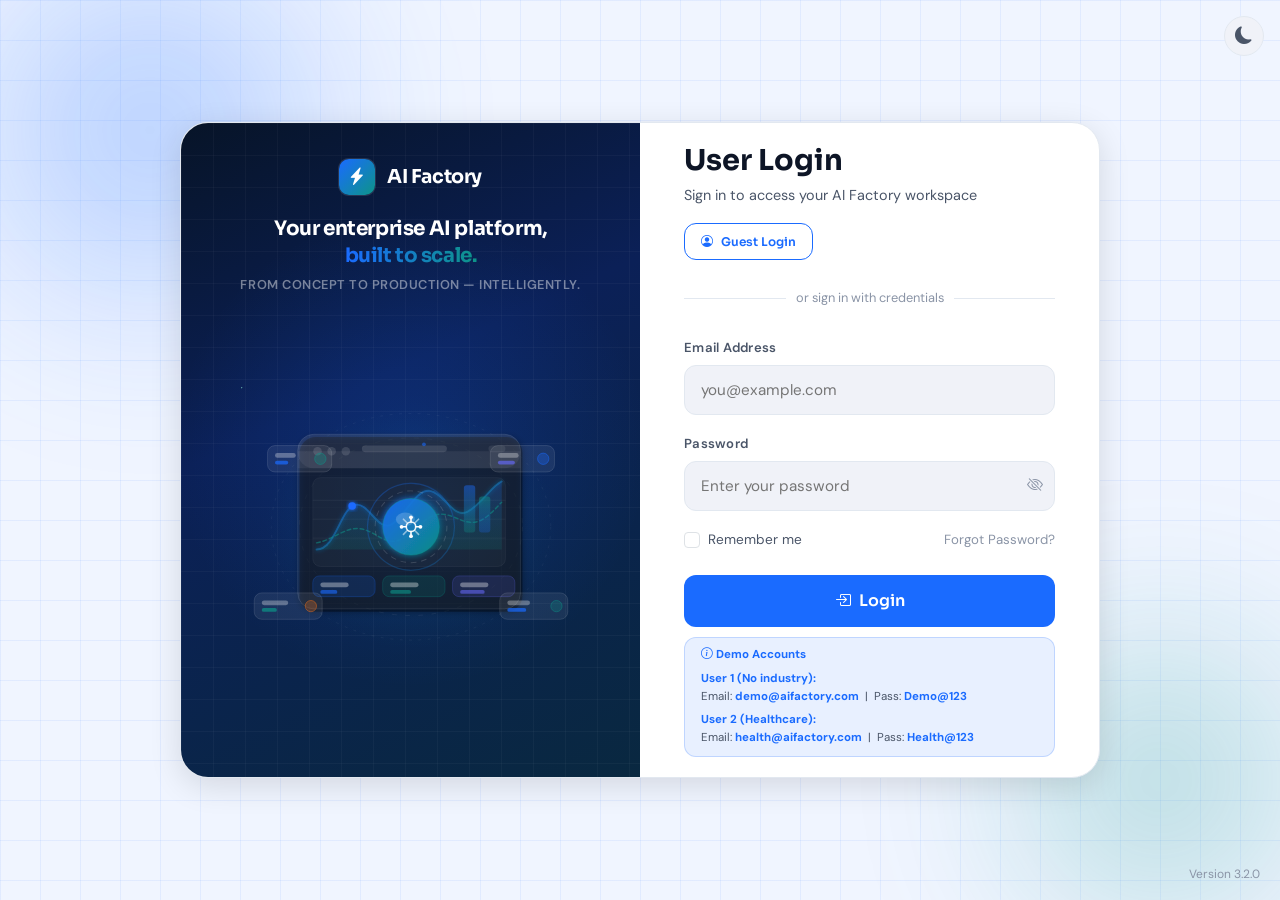
<file: retail.html>
<!DOCTYPE html>
<html lang="en" data-theme="light" class="ind-retail">
<head>
<meta charset="utf-8"><meta name="viewport" content="width=device-width,initial-scale=1">
<title>AI Factory · Retail</title>
<link rel="stylesheet" href="css/portal.css">
</head>
<body class="ind-retail">
<div class="portal-wrap">


  <div class="sb-overlay" id="sbOverlay"></div>
  <aside class="sidebar" id="sidebar">
    <div class="sb-brand">
      <div class="sb-logo-mark">AI</div>
      <div class="sb-brand-text">
        <strong>AI Factory™</strong>
        <span>Enterprise Platform</span>
      </div>
    </div>
    <div class="sb-industry">
      <div class="sb-industry-icon">🛍️</div>
      <div class="sb-industry-text">
        <strong>Retail</strong>
        <span>Industry Dashboard</span>
      </div>
    </div>
    <nav class="sb-nav">
      <div class="sb-section-label">Overview</div>
    <a class="sb-item" href="retail.html" data-page="retail.html" data-label="Retail Dashboard">
      <span class="sb-icon"><svg width="16" height="16" viewBox="0 0 24 24" fill="none" stroke="currentColor" stroke-width="2" stroke-linecap="round" stroke-linejoin="round" class=""><rect x="3" y="3" width="7" height="7" rx="1"/><rect x="14" y="3" width="7" height="7" rx="1"/><rect x="3" y="14" width="7" height="7" rx="1"/><rect x="14" y="14" width="7" height="7" rx="1"/></svg></span>
      <span class="sb-label">Retail Dashboard</span>
    </a><div class="sb-section-label">Content</div>
    <a class="sb-item" href="#agents" data-label="Featured Agents">
      <span class="sb-icon"><svg width="16" height="16" viewBox="0 0 24 24" fill="none" stroke="currentColor" stroke-width="2" stroke-linecap="round" stroke-linejoin="round" class=""><circle cx="12" cy="8" r="4"/><path d="M4 20c0-4 3.6-7 8-7s8 3 8 7"/></svg></span>
      <span class="sb-label">Featured Agents</span>
    </a>
    <a class="sb-item" href="#gallery" data-label="Use Cases">
      <span class="sb-icon"><svg width="16" height="16" viewBox="0 0 24 24" fill="none" stroke="currentColor" stroke-width="2" stroke-linecap="round" stroke-linejoin="round" class=""><path d="M4 6h16M4 12h16M4 18h10"/></svg></span>
      <span class="sb-label">Use Cases</span>
    </a><div class="sb-section-label">Trust</div>
    <a class="sb-item" href="#compliance" data-label="Compliance">
      <span class="sb-icon"><svg width="16" height="16" viewBox="0 0 24 24" fill="none" stroke="currentColor" stroke-width="2" stroke-linecap="round" stroke-linejoin="round" class=""><path d="M12 2l9 4v6c0 5.5-3.8 10.7-9 12C6.8 22.7 3 17.5 3 12V6z"/><path d="M9 12l2 2 4-4"/></svg></span>
      <span class="sb-label">Compliance</span>
    </a>
    <a class="sb-item" href="#how-it-works" data-label="How It Works">
      <span class="sb-icon"><svg width="16" height="16" viewBox="0 0 24 24" fill="none" stroke="currentColor" stroke-width="2" stroke-linecap="round" stroke-linejoin="round" class=""><circle cx="12" cy="12" r="9"/><path d="M12 7v5l3 2"/></svg></span>
      <span class="sb-label">How It Works</span>
    </a>
    <a class="sb-item" href="#case-study" data-label="Case Study">
      <span class="sb-icon"><svg width="16" height="16" viewBox="0 0 24 24" fill="none" stroke="currentColor" stroke-width="2" stroke-linecap="round" stroke-linejoin="round" class=""><path d="M14 2H6a2 2 0 00-2 2v16a2 2 0 002 2h12a2 2 0 002-2V8z"/><path d="M14 2v6h6"/></svg></span>
      <span class="sb-label">Case Study</span>
    </a><div class="sb-section-label">Support</div>
    <a class="sb-item" href="#faq" data-label="FAQ">
      <span class="sb-icon"><svg width="16" height="16" viewBox="0 0 24 24" fill="none" stroke="currentColor" stroke-width="2" stroke-linecap="round" stroke-linejoin="round" class=""><circle cx="12" cy="12" r="9"/><path d="M9.1 9a3 3 0 015.8 1c0 2-3 3-3 3M12 17h.01"/></svg></span>
      <span class="sb-label">FAQ</span>
    </a>
    <a class="sb-item" href="#cta" data-label="Book Demo">
      <span class="sb-icon"><svg width="16" height="16" viewBox="0 0 24 24" fill="none" stroke="currentColor" stroke-width="2" stroke-linecap="round" stroke-linejoin="round" class=""><path d="M15 10l4.553-2.277A1 1 0 0121 8.624v6.752a1 1 0 01-1.447.9L15 14M3 8a2 2 0 012-2h10a2 2 0 012 2v8a2 2 0 01-2 2H5a2 2 0 01-2-2V8z"/></svg></span>
      <span class="sb-label">Book Demo</span>
    </a>
      <div class="sb-divider"></div>
      <div class="sb-section-label">Industries</div>
      
    <a class="sb-item" href="healthcare.html" data-label="Healthcare" data-page="healthcare.html">
      <span class="sb-icon" style="font-size:15px;">🏥</span>
      <span class="sb-label">Healthcare</span>
    </a>
    <a class="sb-item" href="financial.html" data-label="Financial" data-page="financial.html">
      <span class="sb-icon" style="font-size:15px;">💳</span>
      <span class="sb-label">Financial</span>
    </a>
    <a class="sb-item" href="manufacturing.html" data-label="Manufacturing" data-page="manufacturing.html">
      <span class="sb-icon" style="font-size:15px;">🏭</span>
      <span class="sb-label">Manufacturing</span>
    </a>
    <a class="sb-item" href="retail.html" data-label="Retail" data-page="retail.html">
      <span class="sb-icon" style="font-size:15px;">🛍️</span>
      <span class="sb-label">Retail</span>
    </a>
    <a class="sb-item" href="insurance.html" data-label="Insurance" data-page="insurance.html">
      <span class="sb-icon" style="font-size:15px;">🛡️</span>
      <span class="sb-label">Insurance</span>
    </a>
      <div class="sb-divider"></div>
      <a class="sb-item" href="landing-page.html" data-label="All Industries">
        <span class="sb-icon"><svg width="16" height="16" viewBox="0 0 24 24" fill="none" stroke="currentColor" stroke-width="2" stroke-linecap="round" stroke-linejoin="round" class=""><path d="M3 9l9-6 9 6v11a2 2 0 01-2 2H5a2 2 0 01-2-2V9z"/><polyline points="9 22 9 12 15 12 15 22"/></svg></span>
        <span class="sb-label">All Industries</span>
      </a>
      <a class="sb-item js-logout" href="#" data-label="Sign Out">
        <span class="sb-icon"><svg width="16" height="16" viewBox="0 0 24 24" fill="none" stroke="currentColor" stroke-width="2" stroke-linecap="round" stroke-linejoin="round" class=""><path d="M9 21H5a2 2 0 01-2-2V5a2 2 0 012-2h4M16 17l5-5-5-5M21 12H9"/></svg></span>
        <span class="sb-label">Sign Out</span>
      </a>
    </nav>
    <div class="sb-footer">
      <div class="sb-user">
        <div class="sb-avatar js-user-initials">AM</div>
        <div class="sb-user-info">
          <div class="sb-user-name js-user-name">Alex Morgan</div>
          <div class="sb-user-role">Platform Admin</div>
        </div>
      </div>
    </div>
  </aside>

<div class="portal-main" id="portalMain">

  <header class="topbar" id="topbar">
    <button class="tb-collapse-btn" id="collapseBtn" title="Toggle sidebar" aria-label="Toggle sidebar"><svg width="16" height="16" viewBox="0 0 24 24" fill="none" stroke="currentColor" stroke-width="2" stroke-linecap="round" stroke-linejoin="round" class=""><path d="M3 12h18M3 6h18M3 18h18"/></svg></button>
    <button class="tb-collapse-btn" id="mobileMenuBtn" aria-label="Open navigation menu" style="display:none;"><svg width="16" height="16" viewBox="0 0 24 24" fill="none" stroke="currentColor" stroke-width="2" stroke-linecap="round" stroke-linejoin="round" class=""><path d="M3 12h18M3 6h18M3 18h18"/></svg></button>
    <div class="tb-breadcrumb">
      <a href="landing-page.html">AI Factory</a>
      <span class="sep">/</span>
      <span class="current">Retail</span>
    </div>
    <div class="tb-spacer"></div>
    <div class="tb-search">
      <svg width="14" height="14" viewBox="0 0 24 24" fill="none" stroke="currentColor" stroke-width="2" stroke-linecap="round" stroke-linejoin="round" class=""><circle cx="11" cy="11" r="7"/><path d="M21 21l-4-4"/></svg>
      <input placeholder="Search retail use cases…">
    </div>
    <div class="tb-actions">
      <button class="tb-icon-btn" title="Notifications" aria-label="Notifications">
        <svg width="16" height="16" viewBox="0 0 24 24" fill="none" stroke="currentColor" stroke-width="2" stroke-linecap="round" stroke-linejoin="round" class=""><path d="M18 8A6 6 0 006 8c0 7-3 9-3 9h18s-3-2-3-9M13.73 21a2 2 0 01-3.46 0"/></svg>
        <span class="tb-badge"></span>
      </button>
      <button class="tb-icon-btn" title="Help" aria-label="Help & documentation">
        <svg width="16" height="16" viewBox="0 0 24 24" fill="none" stroke="currentColor" stroke-width="2" stroke-linecap="round" stroke-linejoin="round" class=""><circle cx="12" cy="12" r="9"/><path d="M9.1 9a3 3 0 015.8 1c0 2-3 3-3 3M12 17h.01"/></svg>
      </button>
      <button class="theme-toggle-btn" title="Toggle dark/light mode" aria-label="Toggle dark/light mode">🌙</button>
      <div class="tb-user-chip">
        <div class="tb-chip-avatar js-user-initials">AM</div>
        <span class="tb-chip-name js-user-name">Alex Morgan</span>
        <svg width="12" height="12" viewBox="0 0 24 24" fill="none" stroke="currentColor" stroke-width="2" stroke-linecap="round" stroke-linejoin="round" class=""><polyline points="6 9 12 15 18 9"/></svg>
      </div>
    </div>
  </header>

<div class="page-content">

<div class="page-header">
  <div class="page-header-left">
    <h2 class="page-title">Retail AI Platform</h1>
    <p class="page-subtitle">Deploy hyper-personalization, demand forecasting, and inventory intelligence across all channels — w…</p>
  </div>
  <div class="page-actions">
    <a href="landing-page.html" class="btn btn-ghost"><svg width="14" height="14" viewBox="0 0 24 24" fill="none" stroke="currentColor" stroke-width="2" stroke-linecap="round" stroke-linejoin="round" class=""><path d="M19 12H5M12 5l-7 7 7 7"/></svg> All Industries</a>
    <a href="#cta" class="btn btn-primary"><svg width="14" height="14" viewBox="0 0 24 24" fill="none" stroke="currentColor" stroke-width="2" stroke-linecap="round" stroke-linejoin="round" class=""><path d="M15 10l4.553-2.277A1 1 0 0121 8.624v6.752a1 1 0 01-1.447.9L15 14M3 8a2 2 0 012-2h10a2 2 0 012 2v8a2 2 0 01-2 2H5a2 2 0 01-2-2V8z"/></svg> Book Demo</a>
  </div>
</div>

<div class="industry-hero">
  <div class="hero-left">
    <div class="hero-eyebrow"><span class="dot"></span>AI Factory · Retail</div>
    <h1 class="hero-h1">AI agents purpose-built for <em>personalization, demand &amp; store operations</em>.</h1>
    <p class="hero-sub">Deploy hyper-personalization, demand forecasting, and inventory intelligence across all channels — with explainable recommendations, real-time pricing, and measurable revenue lift from day one.</p>
    <div class="hero-cta-row">
      <a href="#cta" class="btn btn-primary btn-sm">Book a 30-min demo →</a>
      <a href="#gallery" class="btn btn-ghost btn-sm">Explore use cases</a>
    </div>
    <div class="hero-trust">
      <div class="hero-trust-item"><b>160+</b> production deployments</div>
      <div class="hero-trust-sep"></div>
      <div class="hero-trust-item">SOC 2 · PCI-DSS · GDPR</div>
      <div class="hero-trust-sep"></div>
      <div class="hero-trust-item">Azure · AWS · <b>GCP</b></div>
    </div>
  </div>
  <div class="chat-widget">
    <div class="chat-head">
      <div class="chat-head-icon"><svg width="14" height="14" viewBox="0 0 24 24" fill="none" stroke="currentColor" stroke-width="2" stroke-linecap="round" stroke-linejoin="round" class=""><rect x="3" y="3" width="18" height="18" rx="2"/><path d="M9 12h2v5H9zM13 8h2v9h-2zM17 14h2v3h-2z"/></svg></div>
      <div><div class="chat-head-name">Product Recommendation Engine</div><div class="chat-head-role">v3.1</div></div>
      <div class="chat-live">Live</div>
    </div>
    <div class="chat-msgs">
      <div class="chat-msg u">Hyper-personalized recommendations using collaborative filte…</div>
      <div class="chat-msg b"><b>Analysis complete.</b> ring, session signals, and inventory availability — served in under 50…<br><span class="chat-pill">✓ Retail AI Engine</span></div>
    </div>
    <div class="chat-float-row">
      <div class="chat-float">
        <div class="chat-float-label">Revenue lift from AI-pow</div>
        <div class="chat-float-val">+34</div>
        <div class="chat-float-delta">10 e-commerce deployments</div>
        <div class="chat-mini-bars"><span style="height:55%"></span><span style="height:70%"></span><span style="height:45%"></span><span style="height:35%"></span><span style="height:22%"></span><span style="height:16%"></span><span style="height:100%"></span></div>
      </div>
      <div class="chat-float">
        <div class="chat-float-label">Reduction in inventory o</div>
        <div class="chat-float-val">28</div>
        <div class="chat-float-delta">8 omnichannel retailers</div>
      </div>
    </div>
  </div>
</div>

<div class="trust-row">
  <span class="trust-label">Trusted by</span>
  <div class="trust-logos"><span class="trust-logo">◆ NexaRetail</span><div class="trust-sep"></div><span class="trust-logo">◈ Volta Commerce</span><div class="trust-sep"></div><span class="trust-logo">■ Meridian Brands</span><div class="trust-sep"></div><span class="trust-logo">● ClearCart</span><div class="trust-sep"></div><span class="trust-logo">∿ PureStyle</span></div>
</div>

<div class="kpi-grid">
  <div class="kpi-card">
    <div class="kpi-icon"><svg width="22" height="22" viewBox="0 0 24 24" fill="none" stroke="currentColor" stroke-width="2" stroke-linecap="round" stroke-linejoin="round" class=""><path d="M12 2l10 6.5v7L12 22 2 15.5v-7L12 2z"/></svg></div>
    <div class="kpi-value">+34<sub>%</sub></div>
    <div class="kpi-label">Revenue lift from AI-powered personalization vs. control group</div>
    <div class="kpi-source">10 e-commerce deployments</div>
  </div>
  <div class="kpi-card">
    <div class="kpi-icon"><svg width="22" height="22" viewBox="0 0 24 24" fill="none" stroke="currentColor" stroke-width="2" stroke-linecap="round" stroke-linejoin="round" class=""><path d="M6 2L3 6v14a2 2 0 002 2h14a2 2 0 002-2V6l-3-4z"/></svg></div>
    <div class="kpi-value">28<sub>%</sub></div>
    <div class="kpi-label">Reduction in inventory overstock saving $3.4M per retailer annually</div>
    <div class="kpi-source">8 omnichannel retailers</div>
  </div>
  <div class="kpi-card">
    <div class="kpi-icon"><svg width="22" height="22" viewBox="0 0 24 24" fill="none" stroke="currentColor" stroke-width="2" stroke-linecap="round" stroke-linejoin="round" class=""><path d="M3 3v18h18"/></svg></div>
    <div class="kpi-value">4.8<sub>x</sub></div>
    <div class="kpi-label">Click-through rate on AI recommendations vs. manual curation</div>
    <div class="kpi-source">6-month A/B test</div>
  </div>
  <div class="kpi-card">
    <div class="kpi-icon"><svg width="22" height="22" viewBox="0 0 24 24" fill="none" stroke="currentColor" stroke-width="2" stroke-linecap="round" stroke-linejoin="round" class=""><circle cx="12" cy="12" r="9"/><path d="M12 7v5l3 2"/></svg></div>
    <div class="kpi-value">92<sub>%</sub></div>
    <div class="kpi-label">Demand forecast accuracy at SKU level 13 weeks out</div>
    <div class="kpi-source">Grocery chain · 800 stores</div>
  </div></div>

<div id="agents">
<div class="section-title-row">
  <h2><svg width="16" height="16" viewBox="0 0 24 24" fill="none" stroke="currentColor" stroke-width="2" stroke-linecap="round" stroke-linejoin="round" class=""><rect x="3" y="3" width="18" height="18" rx="2"/><path d="M9 12h2v5H9zM13 8h2v9h-2zM17 14h2v3h-2z"/></svg> Featured Agents</h2>
  <a href="#gallery" class="btn btn-ghost btn-sm">View all →</a>
</div>
<p class="section-desc">Each agent integrates with Shopify, Salesforce Commerce, SAP Retail, or your custom stack — no rip-and-replace required.</p>
<div class="agents-grid">
  <article class="agent-card">
    <div class="agent-thumb t1">
      <svg width="48" height="48" viewBox="0 0 24 24" fill="none" stroke="currentColor" stroke-width="2" stroke-linecap="round" stroke-linejoin="round" class=""><path d="M19 14c0 4-3.5 6-7 6s-7-2-7-6V6c0-1 1-2 2-2h3"/><path d="M14 4h3c1 0 2 1 2 2v8"/><circle cx="19" cy="18" r="2"/><path d="M12 4v6M9 7h6"/></svg>
      <div class="agent-ribbon ">CONSUMED POC</div>
      <div class="agent-thumb-version">v3.1</div>
    </div>
    <div class="agent-body">
      <div class="agent-title">Product Recommendation Engine</div>
      <div class="agent-meta">Industry: <b>E-commerce · In-store</b></div>
      <p class="agent-desc">Hyper-personalized recommendations using collaborative filtering, session signals, and inventory availability — served in under 50ms at any scale.</p>
      <div class="agent-footer">
        <a href="#case-study" class="agent-cs-btn"><svg width="13" height="13" viewBox="0 0 24 24" fill="none" stroke="currentColor" stroke-width="2" stroke-linecap="round" stroke-linejoin="round" class=""><path d="M14 2H6a2 2 0 00-2 2v16a2 2 0 002 2h12a2 2 0 002-2V8z"/><path d="M14 2v6h6"/></svg> Case Study</a>
        <button class="agent-action-btn" title="Demo"><svg width="14" height="14" viewBox="0 0 24 24" fill="none" stroke="currentColor" stroke-width="2" stroke-linecap="round" stroke-linejoin="round" class=""><path d="M8 5v14l11-7z"/></svg></button>
        <button class="agent-action-btn" title="Schedule POC"><svg width="14" height="14" viewBox="0 0 24 24" fill="none" stroke="currentColor" stroke-width="2" stroke-linecap="round" stroke-linejoin="round" class=""><rect x="3" y="4" width="18" height="16" rx="2"/><path d="M16 2v4M8 2v4M3 10h18"/></svg></button>
      </div>
    </div>
  </article>
  <article class="agent-card">
    <div class="agent-thumb t2">
      <svg width="48" height="48" viewBox="0 0 24 24" fill="none" stroke="currentColor" stroke-width="2" stroke-linecap="round" stroke-linejoin="round" class=""><rect x="3" y="3" width="18" height="18" rx="2"/><path d="M9 12h2v5H9zM13 8h2v9h-2zM17 14h2v3h-2z"/></svg>
      <div class="agent-ribbon ">TRENDING</div>
      <div class="agent-thumb-version">v2.0</div>
    </div>
    <div class="agent-body">
      <div class="agent-title">Demand Forecasting Agent</div>
      <div class="agent-meta">Industry: <b>Merchandising · Supply Chain</b></div>
      <p class="agent-desc">SKU-level demand forecasts at 92% accuracy 13 weeks out — factors promotions, seasonality, weather, and competitive pricing signals.</p>
      <div class="agent-footer">
        <a href="#case-study" class="agent-cs-btn"><svg width="13" height="13" viewBox="0 0 24 24" fill="none" stroke="currentColor" stroke-width="2" stroke-linecap="round" stroke-linejoin="round" class=""><path d="M14 2H6a2 2 0 00-2 2v16a2 2 0 002 2h12a2 2 0 002-2V8z"/><path d="M14 2v6h6"/></svg> Case Study</a>
        <button class="agent-action-btn" title="Demo"><svg width="14" height="14" viewBox="0 0 24 24" fill="none" stroke="currentColor" stroke-width="2" stroke-linecap="round" stroke-linejoin="round" class=""><path d="M8 5v14l11-7z"/></svg></button>
        <button class="agent-action-btn" title="Schedule POC"><svg width="14" height="14" viewBox="0 0 24 24" fill="none" stroke="currentColor" stroke-width="2" stroke-linecap="round" stroke-linejoin="round" class=""><rect x="3" y="4" width="18" height="16" rx="2"/><path d="M16 2v4M8 2v4M3 10h18"/></svg></button>
      </div>
    </div>
  </article>
  <article class="agent-card">
    <div class="agent-thumb t3">
      <svg width="48" height="48" viewBox="0 0 24 24" fill="none" stroke="currentColor" stroke-width="2" stroke-linecap="round" stroke-linejoin="round" class=""><circle cx="12" cy="12" r="9"/><path d="M12 7v5l3 2"/></svg>
      <div class="agent-ribbon is-new">NEW</div>
      <div class="agent-thumb-version">v1.5</div>
    </div>
    <div class="agent-body">
      <div class="agent-title">Dynamic Pricing Engine</div>
      <div class="agent-meta">Industry: <b>Pricing · Revenue Management</b></div>
      <p class="agent-desc">Real-time price optimization across channels balancing margin, competitive position, and promotional objectives within your guardrails.</p>
      <div class="agent-footer">
        <a href="#case-study" class="agent-cs-btn"><svg width="13" height="13" viewBox="0 0 24 24" fill="none" stroke="currentColor" stroke-width="2" stroke-linecap="round" stroke-linejoin="round" class=""><path d="M14 2H6a2 2 0 00-2 2v16a2 2 0 002 2h12a2 2 0 002-2V8z"/><path d="M14 2v6h6"/></svg> Case Study</a>
        <button class="agent-action-btn" title="Demo"><svg width="14" height="14" viewBox="0 0 24 24" fill="none" stroke="currentColor" stroke-width="2" stroke-linecap="round" stroke-linejoin="round" class=""><path d="M8 5v14l11-7z"/></svg></button>
        <button class="agent-action-btn" title="Schedule POC"><svg width="14" height="14" viewBox="0 0 24 24" fill="none" stroke="currentColor" stroke-width="2" stroke-linecap="round" stroke-linejoin="round" class=""><rect x="3" y="4" width="18" height="16" rx="2"/><path d="M16 2v4M8 2v4M3 10h18"/></svg></button>
      </div>
    </div>
  </article>
  <article class="agent-card">
    <div class="agent-thumb t4">
      <svg width="48" height="48" viewBox="0 0 24 24" fill="none" stroke="currentColor" stroke-width="2" stroke-linecap="round" stroke-linejoin="round" class=""><path d="M21 15a4 4 0 01-4 4H7l-4 4V5a4 4 0 014-4h10a4 4 0 014 4z"/><circle cx="9" cy="10" r="1"/><circle cx="13" cy="10" r="1"/></svg>
      <div class="agent-ribbon ">CONSUMED POC</div>
      <div class="agent-thumb-version">v2.3</div>
    </div>
    <div class="agent-body">
      <div class="agent-title">Churn Prediction Agent</div>
      <div class="agent-meta">Industry: <b>CRM · Loyalty</b></div>
      <p class="agent-desc">Identifies at-risk customers 30 days in advance with personalized retention offer recommendations and ready-to-send outreach copy.</p>
      <div class="agent-footer">
        <a href="#case-study" class="agent-cs-btn"><svg width="13" height="13" viewBox="0 0 24 24" fill="none" stroke="currentColor" stroke-width="2" stroke-linecap="round" stroke-linejoin="round" class=""><path d="M14 2H6a2 2 0 00-2 2v16a2 2 0 002 2h12a2 2 0 002-2V8z"/><path d="M14 2v6h6"/></svg> Case Study</a>
        <button class="agent-action-btn" title="Demo"><svg width="14" height="14" viewBox="0 0 24 24" fill="none" stroke="currentColor" stroke-width="2" stroke-linecap="round" stroke-linejoin="round" class=""><path d="M8 5v14l11-7z"/></svg></button>
        <button class="agent-action-btn" title="Schedule POC"><svg width="14" height="14" viewBox="0 0 24 24" fill="none" stroke="currentColor" stroke-width="2" stroke-linecap="round" stroke-linejoin="round" class=""><rect x="3" y="4" width="18" height="16" rx="2"/><path d="M16 2v4M8 2v4M3 10h18"/></svg></button>
      </div>
    </div>
  </article>
  <article class="agent-card">
    <div class="agent-thumb t5">
      <svg width="48" height="48" viewBox="0 0 24 24" fill="none" stroke="currentColor" stroke-width="2" stroke-linecap="round" stroke-linejoin="round" class=""><path d="M3 3v18h18"/><circle cx="8" cy="16" r="2"/><circle cx="14" cy="10" r="2"/><circle cx="19" cy="7" r="2"/></svg>
      <div class="agent-ribbon is-new">NEW</div>
      <div class="agent-thumb-version">v1.2</div>
    </div>
    <div class="agent-body">
      <div class="agent-title">Store Ops Assistant</div>
      <div class="agent-meta">Industry: <b>Operations · Associates</b></div>
      <p class="agent-desc">Conversational AI for store associates — answers product questions, checks inventory across stores, processes returns, and logs feedback.</p>
      <div class="agent-footer">
        <a href="#case-study" class="agent-cs-btn"><svg width="13" height="13" viewBox="0 0 24 24" fill="none" stroke="currentColor" stroke-width="2" stroke-linecap="round" stroke-linejoin="round" class=""><path d="M14 2H6a2 2 0 00-2 2v16a2 2 0 002 2h12a2 2 0 002-2V8z"/><path d="M14 2v6h6"/></svg> Case Study</a>
        <button class="agent-action-btn" title="Demo"><svg width="14" height="14" viewBox="0 0 24 24" fill="none" stroke="currentColor" stroke-width="2" stroke-linecap="round" stroke-linejoin="round" class=""><path d="M8 5v14l11-7z"/></svg></button>
        <button class="agent-action-btn" title="Schedule POC"><svg width="14" height="14" viewBox="0 0 24 24" fill="none" stroke="currentColor" stroke-width="2" stroke-linecap="round" stroke-linejoin="round" class=""><rect x="3" y="4" width="18" height="16" rx="2"/><path d="M16 2v4M8 2v4M3 10h18"/></svg></button>
      </div>
    </div>
  </article>
  <article class="agent-card">
    <div class="agent-thumb t6">
      <svg width="48" height="48" viewBox="0 0 24 24" fill="none" stroke="currentColor" stroke-width="2" stroke-linecap="round" stroke-linejoin="round" class=""><path d="M10 3L3 10l6 6 7-7z"/><path d="M16 6l5 5-7 7-3-3"/></svg>
      <div class="agent-ribbon ">TRENDING</div>
      <div class="agent-thumb-version">v1.4</div>
    </div>
    <div class="agent-body">
      <div class="agent-title">Returns Fraud Detector</div>
      <div class="agent-meta">Industry: <b>Loss Prevention</b></div>
      <p class="agent-desc">Identifies abnormal return patterns — serial returners, receipt fraud, and wardrobing — before credits are issued, reducing return fraud by 40%.</p>
      <div class="agent-footer">
        <a href="#case-study" class="agent-cs-btn"><svg width="13" height="13" viewBox="0 0 24 24" fill="none" stroke="currentColor" stroke-width="2" stroke-linecap="round" stroke-linejoin="round" class=""><path d="M14 2H6a2 2 0 00-2 2v16a2 2 0 002 2h12a2 2 0 002-2V8z"/><path d="M14 2v6h6"/></svg> Case Study</a>
        <button class="agent-action-btn" title="Demo"><svg width="14" height="14" viewBox="0 0 24 24" fill="none" stroke="currentColor" stroke-width="2" stroke-linecap="round" stroke-linejoin="round" class=""><path d="M8 5v14l11-7z"/></svg></button>
        <button class="agent-action-btn" title="Schedule POC"><svg width="14" height="14" viewBox="0 0 24 24" fill="none" stroke="currentColor" stroke-width="2" stroke-linecap="round" stroke-linejoin="round" class=""><rect x="3" y="4" width="18" height="16" rx="2"/><path d="M16 2v4M8 2v4M3 10h18"/></svg></button>
      </div>
    </div>
  </article></div>
</div>

<div class="gallery-wrap" id="gallery">
  <div class="gallery-header">
    <div class="section-title-row" style="margin-bottom:14px;">
      <h2><svg width="16" height="16" viewBox="0 0 24 24" fill="none" stroke="currentColor" stroke-width="2" stroke-linecap="round" stroke-linejoin="round" class=""><path d="M4 6h16M4 12h16M4 18h10"/></svg> Full Use-Case Gallery</h2>
    </div>
    <p class="section-desc" style="margin-bottom:14px;">Filter by channel, category, data source, or business objective. All assets include a working POC and a revenue impact model.</p>
  </div>
  <div class="gallery-controls">
    <div class="gallery-search">
      <svg width="14" height="14" viewBox="0 0 24 24" fill="none" stroke="currentColor" stroke-width="2" stroke-linecap="round" stroke-linejoin="round" class=""><circle cx="11" cy="11" r="7"/><path d="M21 21l-4-4"/></svg>
      <input id="searchInput" placeholder="Search retail use cases…">
      <span class="count-badge" id="count">0</span>
    </div>
    <div class="chip-row" id="categoryChips"></div>
  </div>
  <div class="gallery-body">
    <div class="filter-panel" id="filterSidebar"></div>
    <div class="gallery-grid-wrap"><div class="gallery-grid" id="galleryGrid"></div></div>
  </div>
</div>

<div class="compliance-section" id="compliance">
  <div class="section-title-row">
    <h2 style="color:white;"><svg width="16" height="16" viewBox="0 0 24 24" fill="none" stroke="currentColor" stroke-width="2" stroke-linecap="round" stroke-linejoin="round" class=""><path d="M12 2l9 4v6c0 5.5-3.8 10.7-9 12C6.8 22.7 3 17.5 3 12V6z"/><path d="M9 12l2 2 4-4"/></svg> Trust &amp; Security</h2>
  </div>
  <p class="compliance-desc">Customer PII and transaction data stays in your cloud tenant. No data shared with third parties for model training or benchmarking.</p>
  <div class="badge-row">
  <div class="badge-card">
    <div class="badge-icon"><svg width="18" height="18" viewBox="0 0 24 24" fill="none" stroke="currentColor" stroke-width="2" stroke-linecap="round" stroke-linejoin="round" class=""><rect x="3" y="11" width="18" height="11" rx="2"/><path d="M7 11V7a5 5 0 0110 0v4"/></svg></div>
    <div class="badge-name">PCI-DSS Level 1</div>
    <div class="badge-desc">Highest tier payment security</div>
  </div>
  <div class="badge-card">
    <div class="badge-icon"><svg width="18" height="18" viewBox="0 0 24 24" fill="none" stroke="currentColor" stroke-width="2" stroke-linecap="round" stroke-linejoin="round" class=""><path d="M12 2l9 4v6c0 5.5-3.8 10.7-9 12C6.8 22.7 3 17.5 3 12V6z"/><path d="M9 12l2 2 4-4"/></svg></div>
    <div class="badge-name">SOC 2 Type II</div>
    <div class="badge-desc">Continuous third-party audit</div>
  </div>
  <div class="badge-card">
    <div class="badge-icon"><svg width="18" height="18" viewBox="0 0 24 24" fill="none" stroke="currentColor" stroke-width="2" stroke-linecap="round" stroke-linejoin="round" class=""><circle cx="12" cy="12" r="9"/><path d="M12 7v5l3 2"/></svg></div>
    <div class="badge-name">GDPR Compliant</div>
    <div class="badge-desc">EU data residency available</div>
  </div>
  <div class="badge-card">
    <div class="badge-icon"><svg width="18" height="18" viewBox="0 0 24 24" fill="none" stroke="currentColor" stroke-width="2" stroke-linecap="round" stroke-linejoin="round" class=""><rect x="4" y="4" width="16" height="16" rx="3"/><path d="M8 12l3 3 5-6"/></svg></div>
    <div class="badge-name">CCPA Ready</div>
    <div class="badge-desc">Consumer privacy rights enforced</div>
  </div>
  <div class="badge-card">
    <div class="badge-icon"><svg width="18" height="18" viewBox="0 0 24 24" fill="none" stroke="currentColor" stroke-width="2" stroke-linecap="round" stroke-linejoin="round" class=""><path d="M3 9l9-6 9 6-9 6z"/><path d="M3 9v6l9 6 9-6V9"/></svg></div>
    <div class="badge-name">ISO 27001</div>
    <div class="badge-desc">Information security certified</div>
  </div></div>
  <div class="promise-row">
  <div class="promise-card">
    <div class="promise-ico"><svg width="18" height="18" viewBox="0 0 24 24" fill="none" stroke="currentColor" stroke-width="2" stroke-linecap="round" stroke-linejoin="round" class=""><path d="M20 7H4a2 2 0 00-2 2v6a2 2 0 002 2h16a2 2 0 002-2V9a2 2 0 00-2-2z"/></svg></div>
    <h4>Zero data sharing with competitors</h4>
    <p>Your customer behavior, pricing, and inventory data is never used to train shared models or benchmarked against competitors — ever.</p>
  </div>
  <div class="promise-card">
    <div class="promise-ico"><svg width="18" height="18" viewBox="0 0 24 24" fill="none" stroke="currentColor" stroke-width="2" stroke-linecap="round" stroke-linejoin="round" class=""><path d="M3 3v18h18"/><path d="M7 14l4-4 4 4 4-8"/></svg></div>
    <h4>Explainable recommendations</h4>
    <p>Every product recommendation includes the signals that drove it — purchase history, affinity clusters, margin targets — ready for merchant review and override.</p>
  </div>
  <div class="promise-card">
    <div class="promise-ico"><svg width="18" height="18" viewBox="0 0 24 24" fill="none" stroke="currentColor" stroke-width="2" stroke-linecap="round" stroke-linejoin="round" class=""><rect x="3" y="11" width="18" height="11" rx="2"/><path d="M7 11V7a5 5 0 0110 0v4"/></svg></div>
    <h4>PII stays in your environment</h4>
    <p>Customer identity data is processed entirely in your cloud tenant. Agents consume anonymized behavioral signals for inference.</p>
  </div></div>
</div>

<div class="steps-section" id="how-it-works">
  <div class="section-title-row">
    <h2><svg width="16" height="16" viewBox="0 0 24 24" fill="none" stroke="currentColor" stroke-width="2" stroke-linecap="round" stroke-linejoin="round" class=""><circle cx="12" cy="12" r="9"/><path d="M12 7v5l3 2"/></svg> From Kickoff to Production in <em>Under 6 weeks</em></h2>
  </div>
  <div class="steps-row">
  <div class="step-item">
    <div class="step-num">01</div>
    <h4>Discover</h4>
    <p>Map your top revenue and operational pain points. Prioritize use cases by revenue impact and data availability.</p>
  </div>
  <div class="step-item">
    <div class="step-num">02</div>
    <h4>Connect</h4>
    <p>Integrate with Shopify, Salesforce Commerce, SAP Retail, or your custom stack via pre-built connectors.</p>
  </div>
  <div class="step-item">
    <div class="step-num">03</div>
    <h4>A/B Test</h4>
    <p>Run recommendation and pricing agents against control groups to validate revenue lift before full rollout.</p>
  </div>
  <div class="step-item">
    <div class="step-num">04</div>
    <h4>Scale</h4>
    <p>Roll out across all channels with performance dashboards, A/B reporting, and continuous optimization.</p>
  </div></div>
</div>

<div class="case-section" id="case-study">
  <div class="section-title-row"><h2><svg width="16" height="16" viewBox="0 0 24 24" fill="none" stroke="currentColor" stroke-width="2" stroke-linecap="round" stroke-linejoin="round" class=""><path d="M14 2H6a2 2 0 00-2 2v16a2 2 0 002 2h12a2 2 0 002-2V8z"/><path d="M14 2v6h6"/></svg> Customer Story</h2></div>
  <div class="case-card-inner">
    <div class="case-visual">
      <div class="case-logo-tag">◆ NexaRetail</div>
      <div class="case-metrics"><div class="case-metric"><div class="v">+34%</div><div class="l">Revenue lift</div></div><div class="case-metric"><div class="v">$22M</div><div class="l">Incremental yr-1</div></div><div class="case-metric"><div class="v">6 wks</div><div class="l">Go-live</div></div></div>
    </div>
    <div class="case-body">
      <p class="case-quote">The personalization engine paid for itself in 6 weeks. Our online conversion rate went from 2.4% to 3.9%, and our email revenue doubled because we finally stopped sending irrelevant campaigns.</p>
      <div class="case-attrib"><div class="case-ph">LM</div><div class="case-who"><b>Lisa Martinez</b><span>Chief Digital Officer · NexaRetail</span></div></div>
      <a href="#" class="case-link">Read the full case study <svg width="13" height="13" viewBox="0 0 24 24" fill="none" stroke="currentColor" stroke-width="2" stroke-linecap="round" stroke-linejoin="round" class=""><path d="M5 12h14M13 5l7 7-7 7"/></svg></a>
    </div>
  </div>
</div>

<div class="faq-section" id="faq">
  <div class="section-title-row"><h2><svg width="16" height="16" viewBox="0 0 24 24" fill="none" stroke="currentColor" stroke-width="2" stroke-linecap="round" stroke-linejoin="round" class=""><circle cx="12" cy="12" r="9"/><path d="M9.1 9a3 3 0 015.8 1c0 2-3 3-3 3M12 17h.01"/></svg> Frequently Asked</h2></div>
  <div class="faq-list">
  <details class="faq-item"open>
    <summary class="faq-q">Which commerce platforms and OMS systems do you integrate with?<span class="faq-toggle">+</span></summary>
    <div class="faq-a">Pre-built connectors for Shopify, Salesforce Commerce Cloud, Magento, SAP Retail, Oracle Retail, and Manhattan OMS. Custom integrations via REST API ship in 1–2 weeks.</div>
  </details>
  <details class="faq-item">
    <summary class="faq-q">How do you handle cold-start for new customers?<span class="faq-toggle">+</span></summary>
    <div class="faq-a">New visitor recommendations use collaborative filtering bootstrapped from segment-level data. Accuracy reaches 85% of returning-user quality after just 3 sessions.</div>
  </details>
  <details class="faq-item">
    <summary class="faq-q">Can the demand forecasting agent handle promotional events and seasonality?<span class="faq-toggle">+</span></summary>
    <div class="faq-a">Yes. The model is trained on your full promotional calendar, seasonal indices, and external signals like weather and school holidays.</div>
  </details>
  <details class="faq-item">
    <summary class="faq-q">How does dynamic pricing stay compliant with MAP policies?<span class="faq-toggle">+</span></summary>
    <div class="faq-a">MAP floors, promotional windows, and competitor price floors are configurable constraints — the agent never breaches guardrails you set.</div>
  </details></div>
</div>

<div class="cta-section" id="cta">
  <div>
    <div class="cta-eyebrow"><span class="dot"></span>Book a Demo</div>
    <h2 class="cta-h2">See AI Factory on <em>your</em> data.</h2>
    <p class="cta-p">A 30-minute working session with our retail AI team. We'll pick one of your use cases and show you a production agent live.</p>
    <div class="cta-checks"><div class="cta-check">No PII required for demo</div><div class="cta-check">Revenue impact model included</div><div class="cta-check">Connects in days not months</div></div>
  </div>
  <form class="cta-form-wrap cta-form">
    <div class="cta-row">
      <div class="cta-field"><label>First name</label><input type="text" placeholder="Alex"></div>
      <div class="cta-field"><label>Last name</label><input type="text" placeholder="Morgan"></div>
    </div>
    <div class="cta-field"><label>Work email</label><input type="email" placeholder="you@company.com"></div>
    <div class="cta-row">
      <div class="cta-field"><label>Organization</label><input type="text" placeholder="Company Name"></div>
      <div class="cta-field"><label>Role</label><select><option>Chief Digital Officer</option><option>VP Merchandising / Pricing</option><option>Head of E-commerce</option><option>VP Supply Chain</option><option>Other</option></select></div>
    </div>
    <button type="submit" class="cta-submit">Book my 30-min session →</button>
  </form>
</div>
</div><!-- /page-content -->
</div><!-- /portal-main -->
</div><!-- /portal-wrap -->

<script src="js/core.js"></script>
<script src="js/gallery.js"></script>
<script src="js/portal.js"></script>
<script>
/* Mobile menu button visibility */
document.getElementById('mobileMenuBtn').style.display = 'flex';

const USE_CASES = [
  {id:1,title:"Personalized Homepage",cat:"personalization",channel:["ecom","app"],src:["behavior","purchase"],goal:["revenue"],desc:"Real-time homepage personalization — lifts conversion 18–34% vs. static merchandising.",status:"consumed",ver:"3.1",tone:"t1"},
  {id:2,title:"SKU Demand Forecasting",cat:"inventory",channel:["all"],src:["sales","external"],goal:["ops"],desc:"92% accurate 13-week SKU forecasts factoring promotions, weather, and competitive pricing.",status:"trending",ver:"2.0",tone:"t2"},
  {id:3,title:"Dynamic Markdown Optimizer",cat:"pricing",channel:["ecom","store"],src:["inventory","sales"],goal:["revenue"],desc:"Optimizes markdown timing and depth to maximize sell-through while protecting margin.",status:"new",ver:"1.5",tone:"t3"},
  {id:4,title:"Churn Predictor",cat:"crm",channel:["email","app"],src:["purchase","behavior"],goal:["retention"],desc:"Identifies lapsing customers 30 days ahead with personalized retention offers.",status:"consumed",ver:"2.3",tone:"t4"},
  {id:5,title:"Returns Fraud Detector",cat:"loss",channel:["ecom","store"],src:["returns","purchase"],goal:["loss"],desc:"Flags serial returners, receipt manipulation, and wardrobing before credits are processed.",status:"trending",ver:"1.4",tone:"t5"},
  {id:6,title:"Associate Assist Copilot",cat:"ops",channel:["store"],src:["catalog","inventory"],goal:["ops"],desc:"Conversational AI for store associates — answers product Qs, checks stock, processes exchanges.",status:"new",ver:"1.2",tone:"t6"},
  {id:7,title:"Cross-sell Recommendation Engine",cat:"personalization",channel:["ecom","email"],src:["purchase","browse"],goal:["revenue"],desc:"Surfaces complementary products at checkout — average order value lift of 14%.",status:"consumed",ver:"2.8",tone:"t1"},
  {id:8,title:"Replenishment AI",cat:"inventory",channel:["all"],src:["sales","inventory"],goal:["ops"],desc:"Automated replenishment orders triggered by AI-predicted stockout risk — reduces stockouts 31%.",status:"trending",ver:"1.7",tone:"t2"},
  {id:9,title:"Competitive Price Monitor",cat:"pricing",channel:["ecom"],src:["external","catalog"],goal:["revenue"],desc:"Tracks competitor pricing across 50+ retailers and triggers repricing within your guardrails.",status:"new",ver:"1.0",tone:"t3"},
  {id:10,title:"CLV Model",cat:"crm",channel:["all"],src:["purchase","behavior"],goal:["retention"],desc:"Predicts 12-month customer lifetime value to optimize acquisition spend and loyalty tiers.",status:"consumed",ver:"2.1",tone:"t4"},
  {id:11,title:"Size Recommendation Agent",cat:"personalization",channel:["ecom","app"],src:["returns","purchase"],goal:["revenue"],desc:"Reduces apparel return rate 22% through AI-powered size and fit recommendations.",status:"trending",ver:"1.6",tone:"t5"},
  {id:12,title:"Email Campaign Optimizer",cat:"crm",channel:["email"],src:["purchase","behavior"],goal:["retention"],desc:"Personalizes email send time, subject line, and products per recipient — lifts email revenue 2.1x.",status:"consumed",ver:"2.4",tone:"t6"},
  {id:13,title:"Store Traffic Predictor",cat:"ops",channel:["store"],src:["pos","external"],goal:["ops"],desc:"Predicts hourly store traffic 7 days ahead to optimize staffing and reduce labor cost 11%.",status:"new",ver:"1.0",tone:"t1"},
];
const categories = [
  {id:"personalization",label:"Personalization",count:4},
  {id:"inventory",label:"Inventory & Supply",count:2},
  {id:"pricing",label:"Pricing",count:2},
  {id:"crm",label:"CRM & Loyalty",count:3},
  {id:"ops",label:"Store Operations",count:2},
  {id:"loss",label:"Loss Prevention",count:1},
];
const filters = {
  channel:{label:"Channel",items:[{value:"ecom",label:"E-commerce",count:8},{value:"store",label:"Physical store",count:6},{value:"app",label:"Mobile app",count:4},{value:"email",label:"Email / CRM",count:4},{value:"all",label:"Omnichannel",count:2}]},
  src:{label:"Data source",items:[{value:"purchase",label:"Purchase history",count:9},{value:"behavior",label:"Browse / session data",count:7},{value:"inventory",label:"Inventory / OMS",count:5},{value:"external",label:"External signals",count:3},{value:"returns",label:"Returns data",count:2}]},
  goal:{label:"Business goal",items:[{value:"revenue",label:"Grow revenue",count:7},{value:"retention",label:"Improve retention",count:3},{value:"ops",label:"Reduce operational cost",count:4},{value:"loss",label:"Reduce losses",count:1}]},
};
initGallery(USE_CASES, "Retail", categories, filters);
</script>
</body>
</html>
</file>
<file: css/main.css>
/* =========================================
   AI Factory — Design System & Main Styles
   ========================================= */

/* Google Fonts */
@import url('https://fonts.googleapis.com/css2?family=Sora:wght@300;400;500;600;700;800&family=DM+Sans:ital,opsz,wght@0,9..40,300;0,9..40,400;0,9..40,500;0,9..40,600;1,9..40,400&display=swap');

/* ── CSS Variables (Light Mode) ── */
:root {
  /* Brand */
  --brand-primary: #1a6bff;
  --brand-secondary: #0d9488;
  --brand-gradient: linear-gradient(135deg, #1a6bff 0%, #0d9488 100%);

  /* Industry Accents (overridden per page) */
  --accent:        #1a6bff;
  --accent-light:  #e8f0ff;
  --accent-dark:   #1250cc;
  --accent-rgb:    26, 107, 255;

  /* Surface */
  --bg-body:       #f5f7fb;
  --bg-surface:    #ffffff;
  --bg-surface-2:  #f0f2f8;
  --bg-sidebar:    #0b1e3d;
  --bg-navbar:     #ffffff;

  /* Text */
  --text-primary:  #0d1526;
  --text-secondary:#4a5568;
  --text-muted:    #8a94a6;
  --text-inverse:  #ffffff;

  /* Border */
  --border:        #e2e8f0;
  --border-light:  #f0f4fa;

  /* Shadows */
  --shadow-sm:     0 1px 3px rgba(0,0,0,.06), 0 1px 2px rgba(0,0,0,.04);
  --shadow-md:     0 4px 16px rgba(0,0,0,.08);
  --shadow-lg:     0 8px 32px rgba(0,0,0,.12);
  --shadow-accent: 0 4px 20px rgba(var(--accent-rgb), .25);

  /* Typography */
  --font-display: 'Sora', sans-serif;
  --font-body:    'DM Sans', sans-serif;

  /* Radius */
  --radius-sm:  6px;
  --radius-md:  12px;
  --radius-lg:  20px;
  --radius-xl:  28px;

  /* Transitions */
  --transition: .22s cubic-bezier(.4,0,.2,1);
  --transition-slow: .38s cubic-bezier(.4,0,.2,1);

  /* Sidebar */
  --sidebar-width: 260px;
  --sidebar-collapsed: 72px;
}

/* ── Dark Mode Variables ── */
[data-theme="dark"] {
  --bg-body:       #0b1120;
  --bg-surface:    #111827;
  --bg-surface-2:  #1a2336;
  --bg-sidebar:    #070e1c;
  --bg-navbar:     #111827;

  --text-primary:  #f0f4ff;
  --text-secondary:#94a3b8;
  --text-muted:    #4a5568;

  --border:        #1e2d45;
  --border-light:  #1a2336;

  --shadow-sm:     0 1px 3px rgba(0,0,0,.3);
  --shadow-md:     0 4px 16px rgba(0,0,0,.4);
  --shadow-lg:     0 8px 32px rgba(0,0,0,.5);
}

/* ── Industry Themes ── */
[data-industry="healthcare"] {
  --accent:       #0d9488;
  --accent-light: #e6faf8;
  --accent-dark:  #0a7a70;
  --accent-rgb:   13, 148, 136;
}
[data-industry="financial"] {
  --accent:       #1a6bff;
  --accent-light: #e8f0ff;
  --accent-dark:  #1250cc;
  --accent-rgb:   26, 107, 255;
}
[data-industry="manufacturing"] {
  --accent:       #f97316;
  --accent-light: #fff3e8;
  --accent-dark:  #d95f00;
  --accent-rgb:   249, 115, 22;
}
[data-industry="retail"] {
  --accent:       #9333ea;
  --accent-light: #f3e8ff;
  --accent-dark:  #7c22d4;
  --accent-rgb:   147, 51, 234;
}
[data-industry="insurance"] {
  --accent:       #4f46e5;
  --accent-light: #eef2ff;
  --accent-dark:  #3d35c4;
  --accent-rgb:   79, 70, 229;
}

/* ── Reset & Base ── */
*, *::before, *::after { box-sizing: border-box; margin: 0; padding: 0; }

html { scroll-behavior: smooth; }

body {
  font-family: var(--font-body);
  background: var(--bg-body);
  color: var(--text-primary);
  transition: background var(--transition-slow), color var(--transition-slow);
  line-height: 1.6;
  -webkit-font-smoothing: antialiased;
}

h1, h2, h3, h4, h5, h6 {
  font-family: var(--font-display);
  font-weight: 700;
  line-height: 1.2;
  color: var(--text-primary);
}

a { text-decoration: none; color: var(--accent); transition: color var(--transition); }
a:hover { color: var(--accent-dark); }

img { max-width: 100%; display: block; }

/* ── Utility ── */
.text-accent { color: var(--accent) !important; }
.bg-accent   { background: var(--accent) !important; }
.border-accent { border-color: var(--accent) !important; }

.section-tag {
  display: inline-flex;
  align-items: center;
  gap: 6px;
  font-size: .75rem;
  font-weight: 600;
  letter-spacing: .08em;
  text-transform: uppercase;
  color: var(--accent);
  background: var(--accent-light);
  padding: 4px 12px;
  border-radius: 999px;
  margin-bottom: 14px;
}

.card-aif {
  background: var(--bg-surface);
  border: 1px solid var(--border);
  border-radius: var(--radius-lg);
  box-shadow: var(--shadow-sm);
  transition: transform var(--transition), box-shadow var(--transition), border-color var(--transition);
}
.card-aif:hover {
  transform: translateY(-3px);
  box-shadow: var(--shadow-md);
  border-color: rgba(var(--accent-rgb), .3);
}

.btn-accent {
  background: var(--accent);
  color: #fff !important;
  border: none;
  border-radius: var(--radius-md);
  padding: 10px 24px;
  font-family: var(--font-display);
  font-weight: 600;
  font-size: .9rem;
  cursor: pointer;
  transition: background var(--transition), box-shadow var(--transition), transform var(--transition);
  display: inline-flex;
  align-items: center;
  gap: 8px;
}
.btn-accent:hover {
  background: var(--accent-dark);
  box-shadow: var(--shadow-accent);
  transform: translateY(-1px);
  color: #fff !important;
}

.btn-outline-accent {
  background: transparent;
  color: var(--accent) !important;
  border: 1.5px solid var(--accent);
  border-radius: var(--radius-md);
  padding: 9px 22px;
  font-family: var(--font-display);
  font-weight: 600;
  font-size: .9rem;
  cursor: pointer;
  transition: all var(--transition);
  display: inline-flex;
  align-items: center;
  gap: 8px;
}
.btn-outline-accent:hover {
  background: var(--accent);
  color: #fff !important;
  box-shadow: var(--shadow-accent);
}

/* ── Theme Toggle ── */
.theme-toggle {
  width: 40px;
  height: 40px;
  border-radius: 50%;
  border: 1.5px solid var(--border);
  background: var(--bg-surface-2);
  cursor: pointer;
  display: flex;
  align-items: center;
  justify-content: center;
  font-size: 1.1rem;
  transition: all var(--transition);
  color: var(--text-secondary);
}
.theme-toggle:hover {
  border-color: var(--accent);
  color: var(--accent);
  background: var(--accent-light);
}

/* ── Animations ── */
@keyframes fadeUp {
  from { opacity: 0; transform: translateY(24px); }
  to   { opacity: 1; transform: translateY(0); }
}
@keyframes fadeIn {
  from { opacity: 0; }
  to   { opacity: 1; }
}
@keyframes scaleIn {
  from { opacity: 0; transform: scale(.94); }
  to   { opacity: 1; transform: scale(1); }
}
@keyframes pulse-dot {
  0%, 100% { transform: scale(1); opacity: 1; }
  50%       { transform: scale(1.4); opacity: .7; }
}
@keyframes slideRight {
  from { width: 0; }
  to   { width: 100%; }
}

.anim-fade-up   { animation: fadeUp .6s ease both; }
.anim-fade-in   { animation: fadeIn .5s ease both; }
.anim-scale-in  { animation: scaleIn .5s ease both; }

.delay-1 { animation-delay: .1s; }
.delay-2 { animation-delay: .2s; }
.delay-3 { animation-delay: .3s; }
.delay-4 { animation-delay: .4s; }
.delay-5 { animation-delay: .5s; }
.delay-6 { animation-delay: .6s; }

/* ── Scrollbar ── */
::-webkit-scrollbar { width: 6px; height: 6px; }
::-webkit-scrollbar-track { background: transparent; }
::-webkit-scrollbar-thumb { background: var(--border); border-radius: 99px; }
::-webkit-scrollbar-thumb:hover { background: var(--text-muted); }
</file>
<file: css/login.css>
/* =========================================
   Login Page Styles
   ========================================= */

body.login-body {
  min-height: 100vh;
  background: #f0f5ff;
  display: flex;
  align-items: center;
  justify-content: center;
  position: relative;
  overflow: hidden;
}

[data-theme="dark"] body.login-body,
[data-theme="dark"].login-body {
  background: #080f1e;
}

/* Decorative blobs */
.login-blob {
  position: fixed;
  border-radius: 50%;
  filter: blur(80px);
  opacity: .35;
  pointer-events: none;
  z-index: 0;
}
.login-blob-1 {
  width: 500px; height: 500px;
  background: radial-gradient(circle, #1a6bff 0%, transparent 70%);
  top: -120px; left: -100px;
  animation: blobFloat 8s ease-in-out infinite alternate;
}
.login-blob-2 {
  width: 400px; height: 400px;
  background: radial-gradient(circle, #0d9488 0%, transparent 70%);
  bottom: -80px; right: -80px;
  animation: blobFloat 10s ease-in-out infinite alternate-reverse;
}

@keyframes blobFloat {
  from { transform: translate(0,0) scale(1); }
  to   { transform: translate(30px, 20px) scale(1.08); }
}

/* Circuit grid bg */
.login-grid {
  position: fixed;
  inset: 0;
  background-image:
    linear-gradient(rgba(26,107,255,.07) 1px, transparent 1px),
    linear-gradient(90deg, rgba(26,107,255,.07) 1px, transparent 1px);
  background-size: 40px 40px;
  z-index: 0;
  pointer-events: none;
}

/* Login card */
.login-wrapper {
  position: relative;
  z-index: 1;
  width: 100%;
  max-width: 960px;
  padding: 20px;
}

.login-card {
  background: var(--bg-surface);
  border: 1px solid var(--border);
  border-radius: var(--radius-xl);
  box-shadow: var(--shadow-lg);
  overflow: hidden;
  display: grid;
  grid-template-columns: 1fr 1fr;
  min-height: 580px;
  animation: scaleIn .5s ease both;
}

@media (max-width: 768px) {
  .login-card { grid-template-columns: 1fr; }
  .login-left  { display: none; }
}

/* Left panel */
/* Left panel */
.login-left {
  background: linear-gradient(155deg, #071428 0%, #0b2057 40%, #092840 100%);
  padding: 36px 32px 32px;
  display: flex;
  flex-direction: column;
  align-items: center;
  justify-content: center;
  position: relative;
  overflow: hidden;
}

/* Subtle grid overlay */
.login-left::before {
  content: '';
  position: absolute;
  inset: 0;
  background-image:
    linear-gradient(rgba(255,255,255,.03) 1px, transparent 1px),
    linear-gradient(90deg, rgba(255,255,255,.03) 1px, transparent 1px);
  background-size: 32px 32px;
  pointer-events: none;
}
/* Radial glow */
.login-left::after {
  content: '';
  position: absolute;
  width: 480px; height: 480px;
  border-radius: 50%;
  background: radial-gradient(circle, rgba(26,107,255,.18) 0%, transparent 70%);
  top: 50%; left: 50%;
  transform: translate(-50%, -50%);
  pointer-events: none;
}

.login-logo {
  display: flex;
  align-items: center;
  gap: 12px;
  margin-bottom: 20px;
  position: relative;
  z-index: 1;
}
.login-logo-icon {
  width: 36px; height: 36px;
  background: var(--brand-gradient);
  border-radius: 10px;
  display: flex; align-items: center; justify-content: center;
  font-size: 1.1rem; color: #fff;
  box-shadow: 0 0 0 1px rgba(255,255,255,.12);
}
.login-logo-text {
  font-family: var(--font-display);
  font-size: 1.2rem;
  font-weight: 700;
  color: #fff;
  letter-spacing: -.02em;
}

/* Headline */
.ll-headline {
  font-family: var(--font-display);
  font-size: 1.25rem;
  font-weight: 700;
  color: #fff;
  text-align: center;
  line-height: 1.35;
  letter-spacing: -.02em;
  margin-bottom: 6px;
  position: relative;
  z-index: 1;
  max-width: 300px;
}
.ll-headline em {
  font-style: normal;
  background: linear-gradient(90deg, #1a6bff, #0d9488);
  -webkit-background-clip: text;
  -webkit-text-fill-color: transparent;
  background-clip: text;
}
.ll-sub {
  font-size: .8rem;
  color: rgba(255,255,255,.45);
  text-align: center;
  margin-bottom: 16px;
  position: relative;
  z-index: 1;
  letter-spacing: .04em;
  text-transform: uppercase;
  font-weight: 600;
}

/* SVG illustration */
.ll-illustration {
  position: relative;
  z-index: 1;
  width: 100%;
  max-width: 340px;
  margin: 0 auto;
  flex: 1;
  display: flex;
  align-items: center;
}
.ll-svg {
  width: 100%;
  height: auto;
  display: block;
}

/* Stat pills row */
.ll-stats,
.ll-stat,
.ll-stat-val,
.ll-stat-label,
.ll-stat-sep,
.ll-features,
.ll-feature,
.ll-feature-dot { display: none; }

/* Right panel */
.login-right {
  padding: 20px 44px;
  display: flex;
  flex-direction: column;
  justify-content: center;
}

.login-right-header {
  margin-bottom: 0px;
}
.login-right-header h2 {
  font-family: var(--font-display);
  font-size: 1.8rem;
  color: var(--text-primary);
  margin-bottom: 6px;
}
.login-right-header p {
  font-size: .9rem;
  color: var(--text-secondary);
}

.guest-btn-wrap {
  display: flex;
  align-items: center;
  gap: 12px;
  margin-bottom: 28px;
}
.or-divider {
  display: flex;
  align-items: center;
  gap: 10px;
  font-size: .8rem;
  color: var(--text-muted);
  margin-bottom: 28px;
}
.or-divider::before, .or-divider::after {
  content: '';
  flex: 1;
  height: 1px;
  background: var(--border);
}

/* Form fields */
.form-group { margin-bottom: 18px; }
.form-label {
  display: block;
  font-size: .82rem;
  font-weight: 600;
  color: var(--text-secondary);
  margin-bottom: 7px;
  letter-spacing: .02em;
}
.form-input {
  width: 100%;
  background: var(--bg-surface-2);
  border: 1.5px solid var(--border);
  border-radius: var(--radius-md);
  padding: 12px 16px;
  font-family: var(--font-body);
  font-size: .95rem;
  color: var(--text-primary);
  transition: border-color var(--transition), box-shadow var(--transition), background var(--transition);
  outline: none;
}
.form-input:focus {
  border-color: var(--accent);
  box-shadow: 0 0 0 3px rgba(var(--accent-rgb), .12);
  background: var(--bg-surface);
}
.form-input.error { border-color: #ef4444; }
.form-input.error:focus { box-shadow: 0 0 0 3px rgba(239,68,68,.12); }

.field-error {
  font-size: .78rem;
  color: #ef4444;
  margin-top: 5px;
  display: none;
}
.field-error.visible { display: block; }

.form-check-label {
  font-size: .85rem;
  color: var(--text-secondary);
  cursor: pointer;
}
.form-check-input {
  accent-color: var(--accent);
  width: 16px; height: 16px;
  cursor: pointer;
}

.login-btn {
  width: 100%;
  padding: 13px;
  font-size: 1rem;
  font-weight: 600;
  margin-top: 24px;
  border-radius: var(--radius-md);
  background: var(--accent);
  color: #fff;
  border: none;
  cursor: pointer;
  font-family: var(--font-display);
  transition: all var(--transition);
  display: flex;
  align-items: center;
  justify-content: center;
  gap: 8px;
}
.login-btn:hover {
  background: var(--accent-dark);
  box-shadow: var(--shadow-accent);
  transform: translateY(-1px);
}
.login-btn:active { transform: translateY(0); }

.forgot-link {
  font-size: .83rem;
  color: var(--text-muted);
  cursor: pointer;
  margin-top: 16px;
  display: block;
  text-align: right;
}
.forgot-link:hover { color: var(--accent); }

.login-version {
  position: fixed;
  bottom: 16px; right: 20px;
  font-size: .75rem;
  color: var(--text-muted);
  z-index: 1;
}

/* Toast */
.toast-container {
  position: fixed;
  top: 20px; right: 20px;
  z-index: 9999;
}
.toast-msg {
  background: var(--bg-surface);
  border: 1px solid var(--border);
  border-radius: var(--radius-md);
  padding: 12px 18px;
  box-shadow: var(--shadow-lg);
  font-size: .88rem;
  color: var(--text-primary);
  display: flex;
  align-items: center;
  gap: 10px;
  animation: fadeUp .3s ease;
  margin-bottom: 8px;
}
.toast-msg.success { border-left: 3px solid #22c55e; }
.toast-msg.error   { border-left: 3px solid #ef4444; }

/* Demo creds hint */
.demo-hint {
  background: var(--accent-light);
  border: 1px solid rgba(var(--accent-rgb), .2);
  border-radius: var(--radius-md);
  padding:8px 16px;
  margin-top: 10px;
  font-size: .72rem;
  color: var(--text-secondary);
}
.demo-hint strong { color: var(--accent); }
</file>
<file: css/portal.css>
/* ================================================================
   AI Factory — Admin Portal CSS
   Layout: Fixed sidebar + sticky topbar + scrollable main content
   ================================================================ */

@import url('https://fonts.googleapis.com/css2?family=Sora:wght@400;500;600;700;800&family=Inter:wght@300;400;500;600;700&display=swap');

/* ── Design Tokens ── */
:root {
  --font-ui:      'Inter', system-ui, sans-serif;
  --font-display: 'Sora', 'Inter', system-ui, sans-serif;

  /* Sidebar */
  --sb-w: 248px;
  --sb-collapsed: 64px;
  --sb-bg: #0d1526;
  --sb-border: rgba(255,255,255,.06);
  --sb-text: rgba(255,255,255,.55);
  --sb-text-active: #ffffff;
  --sb-item-active-bg: rgba(255,255,255,.08);
  --sb-item-hover-bg: rgba(255,255,255,.04);

  /* Topbar */
  --tb-h: 58px;
  --tb-bg: #ffffff;
  --tb-border: #e8eaf0;

  /* Surface */
  --bg-page:    #f4f6fb;
  --bg-card:    #ffffff;
  --bg-card-2:  #f8f9fc;
  --bg-dark:    #0d1526;

  /* Text */
  --ink-900: #0c1523;
  --ink-700: #2a3547;
  --ink-500: #64748b;
  --ink-400: #94a3b8;
  --ink-200: #e2e8f0;
  --ink-100: #f1f5f9;

  /* Accent — overridden per industry */
  --accent:        #0d9488;
  --accent-dark:   #0f766e;
  --accent-light:  #f0fdfa;
  --accent-muted:  #ccfbf1;
  --accent-rgb:    13, 148, 136;

  /* Radius */
  --r-sm: 6px;
  --r:    10px;
  --r-lg: 14px;
  --r-xl: 20px;

  /* Shadow */
  --sh-sm: 0 1px 3px rgba(0,0,0,.06), 0 1px 2px rgba(0,0,0,.04);
  --sh:    0 4px 12px rgba(0,0,0,.07), 0 1px 3px rgba(0,0,0,.04);
  --sh-lg: 0 12px 32px rgba(0,0,0,.10), 0 4px 8px rgba(0,0,0,.06);

  --transition: .18s ease;
}

/* ── Per-industry accent overrides ── */
.ind-healthcare   { --accent:#0d9488; --accent-dark:#0f766e; --accent-light:#f0fdfa; --accent-muted:#99f6e4; --accent-rgb:13,148,136; }
.ind-financial    { --accent:#2563c6; --accent-dark:#1d4ed8; --accent-light:#eff6ff; --accent-muted:#bfdbfe; --accent-rgb:37,99,198; }
.ind-manufacturing{ --accent:#ea580c; --accent-dark:#c2410c; --accent-light:#fff7ed; --accent-muted:#fed7aa; --accent-rgb:234,88,12; }
.ind-retail       { --accent:#9333ea; --accent-dark:#7e22ce; --accent-light:#faf5ff; --accent-muted:#e9d5ff; --accent-rgb:147,51,234; }
.ind-insurance    { --accent:#4f46e5; --accent-dark:#4338ca; --accent-light:#eef2ff; --accent-muted:#c7d2fe; --accent-rgb:79,70,229; }

/* ── Reset ── */
*, *::before, *::after { box-sizing: border-box; margin: 0; padding: 0; }
html, body { height: 100%; }
body {
  font-family: var(--font-ui);
  background: var(--bg-page);
  color: var(--ink-700);
  -webkit-font-smoothing: antialiased;
  font-size: 14px;
  line-height: 1.5;
}
a { text-decoration: none; color: inherit; }
button { font: inherit; cursor: pointer; border: none; background: none; }
h1,h2,h3,h4,h5 { font-family: var(--font-display); color: var(--ink-900); letter-spacing: -.02em; }
p { margin: 0; }
svg { display: block; flex-shrink: 0; }

/* ================================================================
   LAYOUT
   ================================================================ */
.portal-wrap {
  display: flex;
  min-height: 100vh;
}

/* ── SIDEBAR ── */
.sidebar {
  width: var(--sb-w);
  min-height: 100vh;
  background: var(--sb-bg);
  display: flex;
  flex-direction: column;
  position: fixed;
  top: 0; left: 0; bottom: 0;
  z-index: 200;
  transition: width var(--transition);
  overflow: hidden;
  flex-shrink: 0;
}
.sidebar.collapsed { width: var(--sb-collapsed); }

/* Brand */
.sb-brand {
  display: flex;
  align-items: center;
  gap: 10px;
  padding: 0 16px;
  height: var(--tb-h);
  border-bottom: 1px solid var(--sb-border);
  flex-shrink: 0;
  overflow: hidden;
  white-space: nowrap;
}
.sb-logo-mark {
  width: 32px; height: 32px; flex-shrink: 0;
  border-radius: 9px;
  background: linear-gradient(135deg, rgba(var(--accent-rgb),.9), rgba(var(--accent-rgb),.5));
  display: flex; align-items: center; justify-content: center;
  color: white; font-family: var(--font-display); font-weight: 800; font-size: 13px;
  box-shadow: 0 0 0 1px rgba(var(--accent-rgb),.4);
}
.sb-brand-text {
  display: flex; flex-direction: column;
  transition: opacity var(--transition), width var(--transition);
}
.sb-brand-text strong {
  font-family: var(--font-display); font-size: 15px; font-weight: 700;
  color: white; line-height: 1.2;
}
.sb-brand-text span {
  font-size: 11px; color: rgba(255,255,255,.38); font-weight: 400;
}
.sidebar.collapsed .sb-brand-text { opacity: 0; width: 0; overflow: hidden; }

/* Industry badge */
.sb-industry {
  margin: 12px 12px 4px;
  padding: 8px 10px;
  border-radius: var(--r);
  background: rgba(var(--accent-rgb), .12);
  border: 1px solid rgba(var(--accent-rgb), .2);
  display: flex; align-items: center; gap: 8px;
  overflow: hidden; white-space: nowrap;
  flex-shrink: 0;
}
.sb-industry-icon {
  width: 28px; height: 28px; flex-shrink: 0;
  border-radius: 7px;
  background: rgba(var(--accent-rgb), .2);
  display: flex; align-items: center; justify-content: center;
  font-size: 14px;
}
.sb-industry-text {
  transition: opacity var(--transition);
}
.sb-industry-text strong {
  display: block; font-size: 12px; font-weight: 700;
  color: rgba(var(--accent-rgb), 1);
  filter: brightness(1.4);
}
.sb-industry-text span {
  font-size: 11px; color: rgba(255,255,255,.35);
}
.sidebar.collapsed .sb-industry-text { opacity: 0; width: 0; overflow: hidden; }
.sidebar.collapsed .sb-industry { justify-content: center; padding: 8px 0; margin: 12px 6px 4px; }

/* Nav */
.sb-nav { flex: 1; overflow-y: auto; overflow-x: hidden; padding: 8px 0; }
.sb-nav::-webkit-scrollbar { width: 0; }

.sb-section-label {
  padding: 14px 16px 4px;
  font-size: 10px; font-weight: 700; letter-spacing: .1em;
  text-transform: uppercase; color: rgba(255,255,255,.22);
  white-space: nowrap; overflow: hidden;
  transition: opacity var(--transition);
}
.sidebar.collapsed .sb-section-label { opacity: 0; }

.sb-item {
  display: flex; align-items: center; gap: 10px;
  padding: 9px 16px;
  color: var(--sb-text);
  font-size: 13px; font-weight: 500;
  cursor: pointer;
  transition: background var(--transition), color var(--transition), border-color var(--transition);
  white-space: nowrap; overflow: hidden;
  border-left: 2px solid transparent;
  position: relative;
}
.sb-item:hover {
  background: var(--sb-item-hover-bg);
  color: rgba(255,255,255,.8);
}
.sb-item.active {
  background: var(--sb-item-active-bg);
  color: var(--sb-text-active);
  border-left-color: var(--accent);
}
.sb-item.active .sb-icon { color: var(--accent); filter: brightness(1.3); }
.sb-icon {
  width: 32px; height: 32px; flex-shrink: 0;
  display: flex; align-items: center; justify-content: center;
  border-radius: var(--r-sm); font-size: 15px;
  transition: color var(--transition);
}
.sb-label { transition: opacity var(--transition); flex: 1; }
.sidebar.collapsed .sb-label { opacity: 0; width: 0; overflow: hidden; }
.sidebar.collapsed .sb-item { justify-content: center; padding: 9px 0; }
.sidebar.collapsed .sb-icon { width: 40px; }

/* Sidebar tooltip on collapse */
.sidebar.collapsed .sb-item:hover::after {
  content: attr(data-label);
  position: absolute;
  left: calc(var(--sb-collapsed) + 8px);
  top: 50%; transform: translateY(-50%);
  background: #1e2d45;
  color: white;
  font-size: 12px; font-weight: 600;
  padding: 5px 10px;
  border-radius: var(--r-sm);
  white-space: nowrap;
  pointer-events: none;
  z-index: 300;
  box-shadow: var(--sh);
}

/* Sidebar divider */
.sb-divider { height: 1px; background: var(--sb-border); margin: 6px 12px; flex-shrink: 0; }

/* Sidebar footer / user */
.sb-footer {
  border-top: 1px solid var(--sb-border);
  padding: 12px;
  flex-shrink: 0;
}
.sb-user {
  display: flex; align-items: center; gap: 9px;
  padding: 8px;
  border-radius: var(--r);
  cursor: pointer;
  transition: background var(--transition);
  overflow: hidden; white-space: nowrap;
}
.sb-user:hover { background: var(--sb-item-hover-bg); }
.sb-avatar {
  width: 30px; height: 30px; flex-shrink: 0;
  border-radius: 50%;
  background: linear-gradient(135deg, var(--accent), rgba(var(--accent-rgb),.5));
  display: flex; align-items: center; justify-content: center;
  color: white; font-weight: 700; font-size: 11px;
  font-family: var(--font-display);
}
.sb-user-info { transition: opacity var(--transition); }
.sb-user-name { font-size: 12px; font-weight: 600; color: rgba(255,255,255,.85); }
.sb-user-role { font-size: 11px; color: rgba(255,255,255,.35); }
.sidebar.collapsed .sb-user-info { opacity: 0; width: 0; overflow: hidden; }
.sidebar.collapsed .sb-user { justify-content: center; }

/* ── MAIN CONTENT WRAPPER ── */
.portal-main {
  margin-left: var(--sb-w);
  flex: 1;
  display: flex;
  flex-direction: column;
  min-height: 100vh;
  transition: margin-left var(--transition);
}
.portal-main.expanded { margin-left: var(--sb-collapsed); }

/* ── TOPBAR ── */
.topbar {
  position: sticky;
  top: 0; z-index: 100;
  height: var(--tb-h);
  background: var(--tb-bg);
  border-bottom: 1px solid var(--tb-border);
  display: flex; align-items: center;
  padding: 0 24px;
  gap: 14px;
  box-shadow: 0 1px 0 var(--tb-border);
}
.tb-collapse-btn {
  width: 34px; height: 34px;
  border-radius: var(--r-sm);
  border: 1px solid var(--ink-200);
  display: flex; align-items: center; justify-content: center;
  color: var(--ink-500);
  transition: all var(--transition);
}
.tb-collapse-btn:hover { border-color: var(--accent); color: var(--accent); background: var(--accent-light); }

.tb-breadcrumb {
  display: flex; align-items: center; gap: 6px;
  font-size: 13px; color: var(--ink-400);
}
.tb-breadcrumb a { color: var(--ink-400); }
.tb-breadcrumb a:hover { color: var(--accent); }
.tb-breadcrumb .sep { color: var(--ink-200); }
.tb-breadcrumb .current { color: var(--ink-700); font-weight: 600; }

.tb-spacer { flex: 1; }

/* Topbar search */
.tb-search {
  display: flex; align-items: center; gap: 8px;
  background: var(--ink-100);
  border: 1px solid transparent;
  border-radius: var(--r);
  padding: 0 12px;
  height: 34px;
  width: 220px;
  transition: all var(--transition);
}
.tb-search:focus-within {
  background: white;
  border-color: var(--accent);
  box-shadow: 0 0 0 3px rgba(var(--accent-rgb),.1);
  width: 280px;
}
.tb-search input {
  border: none; outline: none; background: transparent;
  font: inherit; font-size: 13px; color: var(--ink-700);
  width: 100%;
}
.tb-search input::placeholder { color: var(--ink-400); }
.tb-search svg { color: var(--ink-400); flex-shrink: 0; }

/* Topbar actions */
.tb-actions { display: flex; align-items: center; gap: 8px; }
.tb-icon-btn {
  width: 34px; height: 34px;
  border-radius: var(--r-sm);
  border: 1px solid var(--ink-200);
  display: flex; align-items: center; justify-content: center;
  color: var(--ink-500);
  position: relative;
  transition: all var(--transition);
}
.tb-icon-btn:hover { border-color: var(--accent); color: var(--accent); background: var(--accent-light); }
.tb-badge {
  position: absolute; top: 5px; right: 5px;
  width: 7px; height: 7px; border-radius: 50%;
  background: #ef4444; border: 1.5px solid var(--tb-bg);
}
.tb-user-chip {
  display: flex; align-items: center; gap: 7px;
  padding: 4px 10px 4px 4px;
  border: 1px solid var(--ink-200);
  border-radius: 999px;
  cursor: pointer;
  transition: all var(--transition);
}
.tb-user-chip:hover { border-color: var(--accent); }
.tb-chip-avatar {
  width: 26px; height: 26px; border-radius: 50%;
  background: linear-gradient(135deg, var(--accent), rgba(var(--accent-rgb),.5));
  display: flex; align-items: center; justify-content: center;
  color: white; font-size: 10px; font-weight: 700; font-family: var(--font-display);
}
.tb-chip-name { font-size: 12px; font-weight: 600; color: var(--ink-700); }

/* ── PAGE CONTENT ── */
.page-content { padding: 24px; flex: 1; }

/* ── PAGE HEADER ── */
.page-header {
  display: flex; align-items: flex-start; justify-content: space-between;
  margin-bottom: 24px; gap: 16px; flex-wrap: wrap;
}
.page-header-left {}
.page-eyebrow {
  display: inline-flex; align-items: center; gap: 6px;
  font-size: 11px; font-weight: 700; letter-spacing: .08em;
  text-transform: uppercase; color: var(--accent);
  margin-bottom: 6px;
}
.page-eyebrow .dot {
  width: 6px; height: 6px; border-radius: 50%;
  background: var(--accent);
  box-shadow: 0 0 0 3px rgba(var(--accent-rgb),.15);
}
.page-title {
  font-size: 22px; font-weight: 700; color: var(--ink-900);
  margin-bottom: 3px;
}
.page-subtitle { font-size: 13px; color: var(--ink-500); }
.page-actions { display: flex; gap: 8px; align-items: center; }

/* ── BUTTONS ── */
.btn {
  display: inline-flex; align-items: center; justify-content: center; gap: 6px;
  padding: 8px 16px; border-radius: var(--r); font-size: 13px; font-weight: 600;
  font-family: var(--font-ui); border: 1px solid transparent;
  transition: all var(--transition); cursor: pointer; white-space: nowrap;
}
.btn-primary {
  background: var(--accent); color: white;
  box-shadow: 0 1px 0 rgba(255,255,255,.15) inset, 0 4px 10px -2px rgba(var(--accent-rgb),.4);
}
.btn-primary:hover { background: var(--accent-dark); transform: translateY(-1px); }
.btn-ghost { background: transparent; color: var(--ink-700); border-color: var(--ink-200); }
.btn-ghost:hover { border-color: var(--accent); color: var(--accent); background: var(--accent-light); }
.btn-sm { padding: 6px 12px; font-size: 12px; }

/* ── KPI CARDS ── */
.kpi-grid {
  display: grid;
  grid-template-columns: repeat(auto-fit, minmax(200px, 1fr));
  gap: 16px;
  margin-bottom: 24px;
}
.kpi-card {
  background: var(--bg-card);
  border: 1px solid var(--ink-200);
  border-radius: var(--r-lg);
  padding: 20px;
  position: relative;
  overflow: hidden;
  transition: box-shadow var(--transition), transform var(--transition);
}
.kpi-card:hover { box-shadow: var(--sh); transform: translateY(-1px); }
.kpi-card::before {
  content: '';
  position: absolute; top: 0; left: 0; right: 0; height: 3px;
  background: linear-gradient(90deg, var(--accent), rgba(var(--accent-rgb),.3));
}
.kpi-icon {
  width: 38px; height: 38px;
  border-radius: var(--r);
  background: var(--accent-light);
  display: flex; align-items: center; justify-content: center;
  font-size: 17px; margin-bottom: 12px;
}
.kpi-value {
  font-family: var(--font-display); font-size: 28px; font-weight: 700;
  color: var(--ink-900); letter-spacing: -.03em; line-height: 1;
  margin-bottom: 4px;
}
.kpi-value sub { font-size: 16px; color: var(--accent); font-weight: 700; }
.kpi-label { font-size: 12px; color: var(--ink-500); font-weight: 500; line-height: 1.4; }
.kpi-source {
  margin-top: 8px; font-size: 10px; color: var(--ink-400);
  text-transform: uppercase; letter-spacing: .08em; font-weight: 600;
}

/* ── SECTION TITLE ── */
.section-title-row {
  display: flex; align-items: center; justify-content: space-between;
  margin-bottom: 16px; gap: 12px;
}
.section-title-row h2 {
  font-size: 17px; font-weight: 700; color: var(--ink-900);
  display: flex; align-items: center; gap: 8px;
}
.section-title-row h2 em { font-style: normal; color: var(--accent); }
.section-desc { font-size: 13px; color: var(--ink-500); margin-bottom: 20px; line-height: 1.55; }

/* ── TAB NAV (horizontal) ── */
.tab-nav {
  display: flex; gap: 2px;
  background: var(--ink-100);
  border-radius: var(--r);
  padding: 3px;
  width: fit-content;
  margin-bottom: 20px;
}
.tab-btn {
  padding: 6px 14px; border-radius: 7px; font-size: 12px; font-weight: 600;
  color: var(--ink-500); transition: all var(--transition);
}
.tab-btn.active { background: white; color: var(--accent); box-shadow: var(--sh-sm); }
.tab-btn:hover:not(.active) { color: var(--ink-700); }

/* ── AGENT CARDS (featured) ── */
.agents-grid {
  display: grid;
  grid-template-columns: repeat(auto-fill, minmax(280px, 1fr));
  gap: 16px;
  margin-bottom: 24px;
}
.agent-card {
  background: var(--bg-card);
  border: 1px solid var(--ink-200);
  border-radius: var(--r-lg);
  overflow: hidden;
  display: flex; flex-direction: column;
  transition: all var(--transition); position: relative;
}
.agent-card:hover {
  border-color: rgba(var(--accent-rgb),.4);
  box-shadow: var(--sh);
  transform: translateY(-2px);
}
.agent-thumb {
  height: 140px; position: relative; overflow: hidden;
  display: grid; place-items: center; color: white;
}
.agent-thumb.t1 { background: radial-gradient(circle at 30% 30%, #4ade80, #059669 60%, #064e3b); }
.agent-thumb.t2 { background: radial-gradient(circle at 70% 30%, #60a5fa, #1d4ed8 60%, #0b2a57); }
.agent-thumb.t3 { background: radial-gradient(circle at 50% 70%, #f472b6, #9333ea 60%, #4c1d95); }
.agent-thumb.t4 { background: radial-gradient(circle at 30% 70%, #facc15, #ea580c 60%, #7c2d12); }
.agent-thumb.t5 { background: radial-gradient(circle at 50% 30%, #2dd4bf, #0d9488 60%, #134e4a); }
.agent-thumb.t6 { background: radial-gradient(circle at 70% 70%, #a78bfa, #6366f1 60%, #312e81); }
.agent-thumb::before {
  content: '';
  position: absolute; inset: 0;
  background: radial-gradient(circle at 20% 20%, rgba(255,255,255,.18), transparent 50%),
              radial-gradient(circle at 80% 80%, rgba(255,255,255,.1), transparent 50%);
}
.agent-thumb svg { position: relative; z-index: 1; }
.agent-ribbon {
  position: absolute; top: 10px; left: 10px; z-index: 2;
  padding: 3px 8px; border-radius: var(--r-sm);
  font-size: 10px; font-weight: 700; letter-spacing: .05em;
  background: rgba(11,42,87,.7); color: white; backdrop-filter: blur(4px);
}
.agent-ribbon.is-new { background: rgba(var(--accent-rgb),.75); }
.agent-thumb-version {
  position: absolute; bottom: 8px; left: 10px; z-index: 2;
  font-size: 10px; color: rgba(255,255,255,.7); font-weight: 600;
}
.agent-body { padding: 14px 16px 16px; flex: 1; display: flex; flex-direction: column; }
.agent-title { font-size: 15px; font-weight: 700; color: var(--ink-900); margin-bottom: 3px; }
.agent-meta { font-size: 11px; color: var(--ink-400); margin-bottom: 8px; }
.agent-meta b { color: var(--accent); font-weight: 600; }
.agent-desc { font-size: 13px; color: var(--ink-500); line-height: 1.55; flex: 1; }
.agent-footer {
  display: flex; align-items: center; gap: 6px; margin-top: 12px;
  padding-top: 12px; border-top: 1px solid var(--ink-100);
}
.agent-cs-btn {
  flex: 1; display: flex; align-items: center; justify-content: center; gap: 5px;
  padding: 6px; border-radius: var(--r-sm);
  font-size: 12px; font-weight: 600; color: var(--accent);
  background: var(--accent-light); border: 1px solid rgba(var(--accent-rgb),.15);
  transition: all var(--transition);
}
.agent-cs-btn:hover { background: var(--accent-muted); }
.agent-action-btn {
  width: 30px; height: 30px; border-radius: var(--r-sm);
  border: 1px solid var(--ink-200); color: var(--ink-500);
  display: flex; align-items: center; justify-content: center;
  font-size: 13px; transition: all var(--transition);
}
.agent-action-btn:hover { border-color: var(--accent); color: var(--accent); background: var(--accent-light); }

/* ── GALLERY SECTION ── */
.gallery-wrap {
  background: var(--bg-card);
  border: 1px solid var(--ink-200);
  border-radius: var(--r-xl);
  overflow: hidden;
  margin-bottom: 24px;
}
.gallery-header {
  padding: 18px 20px 0;
  border-bottom: 1px solid var(--ink-100);
}
.gallery-controls {
  display: flex; align-items: center; gap: 12px; flex-wrap: wrap;
  padding: 14px 20px; background: var(--bg-card-2);
  border-bottom: 1px solid var(--ink-100);
}
.gallery-search {
  flex: 1; min-width: 200px; max-width: 320px;
  display: flex; align-items: center; gap: 8px;
  background: white; border: 1px solid var(--ink-200);
  border-radius: var(--r); padding: 0 12px; height: 36px;
}
.gallery-search:focus-within { border-color: var(--accent); box-shadow: 0 0 0 3px rgba(var(--accent-rgb),.1); }
.gallery-search input {
  border: none; outline: none; background: transparent;
  font: inherit; font-size: 13px; color: var(--ink-700); width: 100%;
}
.gallery-search svg { color: var(--ink-400); }
.count-badge {
  padding: 3px 9px; border-radius: 999px;
  background: var(--accent); color: white;
  font-size: 11px; font-weight: 700;
}
.chip-row { display: flex; gap: 6px; flex-wrap: wrap; }
.chip {
  padding: 5px 12px; border-radius: 999px;
  border: 1px solid var(--ink-200); background: white;
  font-size: 12px; font-weight: 600; color: var(--ink-500);
  transition: all var(--transition); cursor: pointer;
  display: flex; align-items: center; gap: 5px;
}
.chip:hover { border-color: var(--accent); color: var(--accent); }
.chip.active { background: var(--accent); color: white; border-color: var(--accent); }
.chip .chip-n {
  font-size: 10px; padding: 0 5px; border-radius: 999px;
  background: rgba(255,255,255,.25); font-weight: 700;
}
.chip:not(.active) .chip-n { background: var(--ink-100); color: var(--ink-400); }

/* Gallery body: sidebar + grid */
.gallery-body { display: flex; }
.filter-panel {
  width: 220px; flex-shrink: 0;
  padding: 16px;
  border-right: 1px solid var(--ink-100);
}
.filter-panel-head {
  display: flex; align-items: center; justify-content: space-between;
  margin-bottom: 12px;
}
.filter-panel-head h4 {
  font-size: 11px; text-transform: uppercase; letter-spacing: .08em;
  color: var(--ink-400); font-weight: 700; font-family: var(--font-ui);
}
.clear-link { font-size: 11px; font-weight: 600; color: var(--accent); cursor: pointer; background: none; border: none; }
.clear-link:hover { text-decoration: underline; }
.filter-group { padding: 10px 0; border-bottom: 1px solid var(--ink-100); }
.filter-group:last-child { border-bottom: none; }
.filter-group-title { font-size: 12px; font-weight: 700; color: var(--ink-700); margin-bottom: 6px; }
.filter-group label {
  display: flex; align-items: center; gap: 8px;
  padding: 4px 0; font-size: 12px; color: var(--ink-500); cursor: pointer;
}
.filter-group label:hover { color: var(--ink-700); }
.filter-group label input { accent-color: var(--accent); }
.filter-group label .fn { margin-left: auto; font-size: 11px; color: var(--ink-400); font-weight: 600; }
.gallery-grid-wrap { flex: 1; padding: 16px; }
.gallery-grid {
  display: grid;
  grid-template-columns: repeat(auto-fill, minmax(240px, 1fr));
  gap: 14px;
}
.gallery-empty {
  grid-column: 1/-1;
  padding: 48px; text-align: center; color: var(--ink-400);
  font-size: 13px;
  border: 1px dashed var(--ink-200); border-radius: var(--r-lg);
}

/* Gallery card (smaller than featured) */
.gallery-grid .agent-card .agent-thumb { height: 120px; }

/* ── COMPLIANCE SECTION ── */
.compliance-section {
  background: var(--bg-dark);
  border-radius: var(--r-xl);
  padding: 28px;
  margin-bottom: 24px;
  position: relative; overflow: hidden;
}
.compliance-section::before {
  content: '';
  position: absolute; inset: 0;
  background: radial-gradient(800px 400px at 90% 20%, rgba(var(--accent-rgb),.2), transparent 60%),
              radial-gradient(600px 300px at 10% 80%, rgba(37,99,198,.15), transparent 60%);
  pointer-events: none;
}
.compliance-section > * { position: relative; z-index: 1; }
.compliance-section .section-title-row h2 { color: white; }
.compliance-desc { font-size: 13px; color: rgba(255,255,255,.55); margin-bottom: 24px; line-height: 1.6; }
.badge-row {
  display: grid;
  grid-template-columns: repeat(auto-fill, minmax(160px, 1fr));
  gap: 12px; margin-bottom: 24px;
}
.badge-card {
  background: rgba(255,255,255,.05);
  border: 1px solid rgba(255,255,255,.1);
  border-radius: var(--r-lg);
  padding: 16px;
  transition: all var(--transition);
}
.badge-card:hover { background: rgba(255,255,255,.09); border-color: rgba(var(--accent-rgb),.4); transform: translateY(-1px); }
.badge-icon {
  width: 36px; height: 36px; border-radius: var(--r);
  background: rgba(var(--accent-rgb),.15);
  display: flex; align-items: center; justify-content: center;
  color: var(--accent); filter: brightness(1.5);
  margin-bottom: 10px;
}
.badge-name { font-size: 13px; font-weight: 700; color: white; margin-bottom: 3px; }
.badge-desc { font-size: 11px; color: rgba(255,255,255,.45); line-height: 1.4; }
.promise-row {
  display: grid;
  grid-template-columns: repeat(auto-fit, minmax(200px, 1fr));
  gap: 16px;
  border-top: 1px solid rgba(255,255,255,.06);
  padding-top: 20px;
}
.promise-card {}
.promise-ico {
  width: 36px; height: 36px; border-radius: var(--r);
  background: rgba(var(--accent-rgb),.15);
  display: flex; align-items: center; justify-content: center;
  color: var(--accent); filter: brightness(1.5);
  margin-bottom: 10px;
}
.promise-card h4 { font-size: 14px; font-weight: 700; color: white; margin-bottom: 5px; }
.promise-card p { font-size: 12px; color: rgba(255,255,255,.5); line-height: 1.55; }

/* ── HOW IT WORKS ── */
.steps-section {
  background: var(--bg-card);
  border: 1px solid var(--ink-200);
  border-radius: var(--r-xl);
  padding: 24px;
  margin-bottom: 24px;
}
.steps-row {
  display: grid;
  grid-template-columns: repeat(auto-fit, minmax(180px, 1fr));
  gap: 20px; margin-top: 16px; position: relative;
}
.steps-row::before {
  content: '';
  position: absolute; top: 22px; left: 44px; right: 44px; height: 1px;
  background: repeating-linear-gradient(90deg, var(--ink-200) 0, var(--ink-200) 5px, transparent 5px, transparent 10px);
}
.step-item { position: relative; z-index: 1; }
.step-num {
  width: 44px; height: 44px; border-radius: 50%;
  border: 1.5px solid var(--ink-200);
  background: white;
  display: flex; align-items: center; justify-content: center;
  font-family: var(--font-display); font-weight: 700; font-size: 16px;
  color: var(--accent);
  margin-bottom: 14px;
  box-shadow: 0 0 0 5px var(--bg-page);
}
.step-item h4 { font-size: 14px; font-weight: 700; color: var(--ink-900); margin-bottom: 5px; }
.step-item p { font-size: 12px; color: var(--ink-500); line-height: 1.55; }

/* ── CASE STUDY ── */
.case-section {
  background: var(--bg-card);
  border: 1px solid var(--ink-200);
  border-radius: var(--r-xl);
  overflow: hidden;
  margin-bottom: 24px;
}
.case-section .section-title-row { padding: 20px 24px 0; }
.case-card-inner {
  display: grid;
  grid-template-columns: 1fr 1.2fr;
}
.case-visual {
  background: linear-gradient(135deg, var(--bg-dark) 0%, rgba(var(--accent-rgb),.3) 100%);
  padding: 32px;
  display: flex; flex-direction: column; justify-content: space-between;
  min-height: 300px; position: relative; overflow: hidden;
}
.case-visual::before {
  content: '';
  position: absolute; inset: 0;
  background: radial-gradient(circle at 30% 40%, rgba(255,255,255,.12), transparent 60%);
}
.case-visual > * { position: relative; z-index: 1; }
.case-logo-tag {
  background: rgba(255,255,255,.12); backdrop-filter: blur(8px);
  border: 1px solid rgba(255,255,255,.2);
  padding: 7px 14px; border-radius: var(--r);
  font-size: 13px; font-weight: 700; color: white;
  width: fit-content;
}
.case-metrics { display: flex; gap: 24px; flex-wrap: wrap; }
.case-metric .v {
  font-family: var(--font-display); font-size: 36px; font-weight: 700;
  color: white; letter-spacing: -.03em; line-height: 1;
}
.case-metric .l {
  font-size: 10px; color: rgba(255,255,255,.6);
  text-transform: uppercase; letter-spacing: .1em; font-weight: 600; margin-top: 3px;
}
.case-body { padding: 32px; display: flex; flex-direction: column; justify-content: center; }
.case-quote {
  font-family: var(--font-display);
  font-size: 18px; font-weight: 500; color: var(--ink-900);
  line-height: 1.45; letter-spacing: -.01em; margin-bottom: 20px;
  position: relative; padding-left: 16px;
}
.case-quote::before {
  content: '';
  position: absolute; left: 0; top: 4px; bottom: 4px;
  width: 3px; border-radius: 2px;
  background: var(--accent);
}
.case-attrib { display: flex; align-items: center; gap: 10px; margin-bottom: 16px; }
.case-ph {
  width: 40px; height: 40px; border-radius: 50%;
  background: linear-gradient(135deg, var(--accent), rgba(var(--accent-rgb),.5));
  color: white; display: flex; align-items: center; justify-content: center;
  font-family: var(--font-display); font-weight: 700; font-size: 13px;
  flex-shrink: 0;
}
.case-who b { display: block; font-size: 13px; font-weight: 700; color: var(--ink-900); }
.case-who span { font-size: 12px; color: var(--ink-500); }
.case-link {
  display: inline-flex; align-items: center; gap: 5px;
  font-size: 13px; font-weight: 700; color: var(--accent);
}
.case-link:hover { color: var(--accent-dark); }

/* ── FAQ ── */
.faq-section {
  background: var(--bg-card);
  border: 1px solid var(--ink-200);
  border-radius: var(--r-xl);
  padding: 24px;
  margin-bottom: 24px;
}
.faq-list { border-top: 1px solid var(--ink-100); margin-top: 16px; }
.faq-item { border-bottom: 1px solid var(--ink-100); }
.faq-q {
  display: flex; align-items: center; justify-content: space-between; gap: 12px;
  padding: 16px 0; cursor: pointer;
  background: none; border: none; width: 100%; text-align: left;
  font-family: var(--font-display); font-size: 14px; font-weight: 600; color: var(--ink-900);
}
.faq-toggle {
  width: 26px; height: 26px; border-radius: 50%;
  background: var(--ink-100); color: var(--ink-500);
  display: flex; align-items: center; justify-content: center;
  font-size: 16px; flex-shrink: 0; font-weight: 300;
  transition: all var(--transition);
}
.faq-item[open] .faq-toggle { background: var(--accent); color: white; transform: rotate(45deg); }
.faq-a { padding: 0 28px 16px 0; font-size: 13px; color: var(--ink-500); line-height: 1.65; }

/* ── CTA SECTION ── */
.cta-section {
  border-radius: var(--r-xl);
  background: linear-gradient(135deg, var(--bg-dark) 0%, rgba(var(--accent-rgb),.25) 100%);
  padding: 32px;
  display: grid;
  grid-template-columns: 1fr 1fr;
  gap: 32px; align-items: center;
  margin-bottom: 24px;
  position: relative; overflow: hidden;
}
.cta-section::before {
  content: '';
  position: absolute; inset: 0;
  background: radial-gradient(circle at 80% 20%, rgba(255,255,255,.1), transparent 50%),
              radial-gradient(circle at 20% 80%, rgba(var(--accent-rgb),.15), transparent 50%);
  pointer-events: none;
}
.cta-section > * { position: relative; z-index: 1; }
.cta-eyebrow {
  display: inline-flex; align-items: center; gap: 6px;
  padding: 4px 10px; border-radius: 999px;
  background: rgba(255,255,255,.1); border: 1px solid rgba(255,255,255,.15);
  color: rgba(var(--accent-rgb), 1); filter: brightness(1.5);
  font-size: 11px; font-weight: 700; letter-spacing: .08em; text-transform: uppercase;
  margin-bottom: 14px;
}
.cta-h2 {
  font-size: 24px; font-weight: 700; color: white; line-height: 1.2; margin-bottom: 10px;
}
.cta-h2 em { font-style: normal; color: var(--accent); filter: brightness(1.5); }
.cta-p { font-size: 13px; color: rgba(255,255,255,.65); line-height: 1.6; margin-bottom: 16px; }
.cta-checks { display: flex; flex-direction: column; gap: 5px; }
.cta-check { font-size: 12px; color: rgba(255,255,255,.6); display: flex; align-items: center; gap: 6px; }
.cta-check::before { content: '✓'; color: var(--accent); filter: brightness(1.4); font-weight: 700; }
.cta-form-wrap {
  background: rgba(255,255,255,.08); backdrop-filter: blur(12px);
  border: 1px solid rgba(255,255,255,.15); border-radius: var(--r-lg);
  padding: 22px;
}
.cta-row { display: grid; grid-template-columns: 1fr 1fr; gap: 10px; }
.cta-field { margin-bottom: 10px; }
.cta-field label {
  display: block; font-size: 10px; font-weight: 700;
  text-transform: uppercase; letter-spacing: .08em;
  color: rgba(255,255,255,.6); margin-bottom: 5px;
}
.cta-field input, .cta-field select {
  width: 100%; padding: 9px 12px;
  background: rgba(255,255,255,.92); border: 1px solid rgba(255,255,255,.5);
  border-radius: var(--r); font: inherit; font-size: 13px; color: var(--ink-900);
  outline: none; transition: all var(--transition);
}
.cta-field input:focus, .cta-field select:focus {
  border-color: white; box-shadow: 0 0 0 3px rgba(255,255,255,.15);
}
.cta-submit {
  width: 100%; margin-top: 4px; padding: 10px;
  border-radius: var(--r); font-size: 13px; font-weight: 700;
  background: var(--accent); color: white; border: none; cursor: pointer;
  transition: all var(--transition);
  box-shadow: 0 4px 12px rgba(var(--accent-rgb),.4);
}
.cta-submit:hover { background: var(--accent-dark); transform: translateY(-1px); }

/* ── HERO WIDGET (right panel in header area) ── */
.industry-hero {
  display: grid;
  grid-template-columns: 1fr 360px;
  gap: 20px; align-items: start;
  background: var(--bg-card);
  border: 1px solid var(--ink-200);
  border-radius: var(--r-xl);
  padding: 24px;
  margin-bottom: 24px;
  overflow: hidden;
  position: relative;
}
.industry-hero::before {
  content: '';
  position: absolute; top: 0; left: 0; right: 0; height: 3px;
  background: linear-gradient(90deg, var(--accent), rgba(var(--accent-rgb),.2));
}
.hero-left {}
.hero-eyebrow {
  display: inline-flex; align-items: center; gap: 6px;
  font-size: 10px; font-weight: 700; letter-spacing: .1em; text-transform: uppercase;
  color: var(--accent); margin-bottom: 10px;
}
.hero-eyebrow .dot { width: 5px; height: 5px; border-radius: 50%; background: var(--accent);
  box-shadow: 0 0 0 3px rgba(var(--accent-rgb),.15); }
.hero-h1 {
  font-size: 24px; font-weight: 700; color: var(--ink-900);
  line-height: 1.25; margin-bottom: 10px; letter-spacing: -.02em;
}
.hero-h1 em {
  font-style: normal;
  background: linear-gradient(90deg, var(--accent-dark), var(--accent));
  -webkit-background-clip: text; background-clip: text; color: transparent;
}
.hero-sub { font-size: 13px; color: var(--ink-500); line-height: 1.65; margin-bottom: 16px; }
.hero-cta-row { display: flex; gap: 8px; margin-bottom: 16px; }
.hero-trust { display: flex; gap: 16px; flex-wrap: wrap; }
.hero-trust-item {
  display: flex; align-items: center; gap: 5px;
  font-size: 11px; color: var(--ink-500);
}
.hero-trust-item b { color: var(--ink-700); }
.hero-trust-sep { width: 1px; height: 14px; background: var(--ink-200); }

/* Chat widget */
.chat-widget {
  background: var(--bg-card-2);
  border: 1px solid var(--ink-200);
  border-radius: var(--r-lg);
  overflow: hidden;
}
.chat-head {
  padding: 10px 14px;
  background: var(--bg-dark);
  display: flex; align-items: center; gap: 8px;
}
.chat-head-icon {
  width: 28px; height: 28px; border-radius: 7px;
  background: linear-gradient(135deg, var(--accent), rgba(var(--accent-rgb),.5));
  display: flex; align-items: center; justify-content: center; color: white;
}
.chat-head-name { font-size: 12px; font-weight: 700; color: white; }
.chat-head-role { font-size: 10px; color: rgba(255,255,255,.4); }
.chat-live {
  margin-left: auto; font-size: 10px; font-weight: 700; color: var(--accent);
  filter: brightness(1.4);
  display: flex; align-items: center; gap: 4px;
}
.chat-live::before { content: ''; width: 6px; height: 6px; border-radius: 50%;
  background: currentColor; box-shadow: 0 0 0 2px rgba(var(--accent-rgb),.2); }
.chat-msgs { padding: 12px; display: flex; flex-direction: column; gap: 8px; }
.chat-msg {
  max-width: 85%; padding: 8px 12px; font-size: 12px; line-height: 1.45; border-radius: 12px;
}
.chat-msg.u { align-self: flex-end; background: var(--accent); color: white; border-bottom-right-radius: 3px; }
.chat-msg.b { align-self: flex-start; background: white; border: 1px solid var(--ink-200); color: var(--ink-700); border-bottom-left-radius: 3px; }
.chat-pill {
  display: inline-flex; align-items: center; gap: 4px; font-size: 10px; font-weight: 600;
  background: var(--accent-light); color: var(--accent); padding: 2px 7px;
  border-radius: 999px; margin-top: 5px;
}
.chat-float-row { display: flex; gap: 8px; padding: 0 12px 12px; }
.chat-float {
  flex: 1; background: white; border: 1px solid var(--ink-200);
  border-radius: var(--r); padding: 10px;
}
.chat-float-label { font-size: 10px; color: var(--ink-400); text-transform: uppercase; letter-spacing: .08em; font-weight: 600; margin-bottom: 3px; }
.chat-float-val { font-family: var(--font-display); font-size: 18px; font-weight: 700; color: var(--accent); line-height: 1; }
.chat-float-delta { font-size: 10px; color: var(--ink-500); margin-top: 2px; }
.chat-mini-bars { display: flex; gap: 3px; align-items: flex-end; height: 24px; margin-top: 5px; }
.chat-mini-bars span { flex: 1; background: var(--accent); border-radius: 2px; opacity: .6; }
.chat-mini-bars span:last-child { opacity: 1; }

/* ── TRUST STRIP ── */
.trust-row {
  display: flex; align-items: center; gap: 10px; flex-wrap: wrap;
  padding: 14px 20px;
  background: var(--bg-card); border: 1px solid var(--ink-200);
  border-radius: var(--r-lg); margin-bottom: 24px;
  font-size: 12px;
}
.trust-label { font-weight: 700; color: var(--ink-400); text-transform: uppercase; letter-spacing: .08em; font-size: 10px; }
.trust-logos { display: flex; gap: 20px; flex-wrap: wrap; align-items: center; }
.trust-logo { font-family: var(--font-display); font-weight: 700; color: var(--ink-300); font-size: 13px; }
.trust-sep { width: 1px; height: 16px; background: var(--ink-200); }

/* ── MOBILE ── */
@media (max-width: 1024px) {
  .industry-hero { grid-template-columns: 1fr; }
  .chat-widget { display: none; }
  .case-card-inner { grid-template-columns: 1fr; }
  .cta-section { grid-template-columns: 1fr; }
}
@media (max-width: 768px) {
  :root { --sb-w: 240px; }
  .sidebar { transform: translateX(-100%); transition: transform var(--transition); }
  .sidebar.mobile-open { transform: translateX(0); }
  .portal-main { margin-left: 0 !important; }
  .topbar { padding: 0 16px; }
  .page-content { padding: 16px; }
  .kpi-grid { grid-template-columns: 1fr 1fr; }
  .agents-grid { grid-template-columns: 1fr; }
  .gallery-body { flex-direction: column; }
  .filter-panel { width: 100%; border-right: none; border-bottom: 1px solid var(--ink-100); }
  .steps-row::before { display: none; }
  .badge-row { grid-template-columns: 1fr 1fr; }
  .tb-search { display: none; }
}
@media (max-width: 480px) {
  .kpi-grid { grid-template-columns: 1fr; }
  .cta-row { grid-template-columns: 1fr; }
  .chip-row { overflow-x: auto; flex-wrap: nowrap; padding-bottom: 4px; }
}

/* Sidebar mobile overlay */
.sb-overlay {
  display: none; position: fixed; inset: 0;
  background: rgba(0,0,0,.5); z-index: 190;
}
.sb-overlay.visible { display: block; }

/* Scrollbar */
::-webkit-scrollbar { width: 5px; height: 5px; }
::-webkit-scrollbar-track { background: transparent; }
::-webkit-scrollbar-thumb { background: var(--ink-200); border-radius: 99px; }
::-webkit-scrollbar-thumb:hover { background: var(--ink-400); }

/* ================================================================
   DARK MODE SUPPORT
   ================================================================ */
[data-theme="dark"] {
  --tb-bg:       #111827;
  --tb-border:   #1e2d45;
  --bg-page:     #0b1120;
  --bg-card:     #111827;
  --bg-card-2:   #1a2336;
  --bg-dark:     #070e1c;
  --ink-900:     #f0f4ff;
  --ink-700:     #cbd5e1;
  --ink-500:     #64748b;
  --ink-400:     #475569;
  --ink-200:     #1e2d45;
  --ink-100:     #1a2336;
  --sb-bg:       #070e1c;
  --sb-border:   rgba(255,255,255,.04);
}
[data-theme="dark"] .topbar { box-shadow: 0 1px 0 #1e2d45; }
[data-theme="dark"] .tb-search { background: #1a2336; }
[data-theme="dark"] .tb-search:focus-within { background: #111827; }
[data-theme="dark"] .trust-row { background: #111827; border-color: #1e2d45; }
[data-theme="dark"] .industry-hero { background: #111827; border-color: #1e2d45; }
[data-theme="dark"] .chat-widget { background: #0b1120; border-color: #1e2d45; }
[data-theme="dark"] .chat-msg.b { background: #1a2336; border-color: #1e2d45; color: #cbd5e1; }
[data-theme="dark"] .chat-float { background: #111827; border-color: #1e2d45; }
[data-theme="dark"] .kpi-card { background: #111827; border-color: #1e2d45; }
[data-theme="dark"] .agent-card { background: #111827; border-color: #1e2d45; }
[data-theme="dark"] .agent-action-btn { background: #1a2336; border-color: #1e2d45; color: #94a3b8; }
[data-theme="dark"] .gallery-wrap { background: #111827; border-color: #1e2d45; }
[data-theme="dark"] .gallery-controls { background: #0f1a2e; border-color: #1e2d45; }
[data-theme="dark"] .gallery-search { background: #111827; border-color: #1e2d45; }
[data-theme="dark"] .filter-panel { border-color: #1e2d45; }
[data-theme="dark"] .filter-group { border-color: #1a2336; }
[data-theme="dark"] .chip { background: #1a2336; border-color: #1e2d45; color: #94a3b8; }
[data-theme="dark"] .chip:hover { border-color: var(--accent); color: var(--accent); }
[data-theme="dark"] .steps-section { background: #111827; border-color: #1e2d45; }
[data-theme="dark"] .step-num { background: #111827; border-color: #1e2d45; box-shadow: 0 0 0 5px #0b1120; }
[data-theme="dark"] .case-section { background: #111827; border-color: #1e2d45; }
[data-theme="dark"] .case-body { background: #111827; }
[data-theme="dark"] .faq-section { background: #111827; border-color: #1e2d45; }
[data-theme="dark"] .faq-item { border-color: #1e2d45; }
[data-theme="dark"] .faq-list { border-color: #1e2d45; }
[data-theme="dark"] .faq-q { color: #f0f4ff; }
[data-theme="dark"] .faq-toggle { background: #1a2336; color: #64748b; }
[data-theme="dark"] .faq-a { color: #64748b; }
[data-theme="dark"] .tab-nav { background: #1a2336; }
[data-theme="dark"] .tab-btn.active { background: #111827; }
[data-theme="dark"] .tb-icon-btn { border-color: #1e2d45; color: #64748b; }
[data-theme="dark"] .tb-icon-btn:hover { background: #1a2336; }
[data-theme="dark"] .tb-user-chip { border-color: #1e2d45; }
[data-theme="dark"] .tb-user-chip:hover { background: #1a2336; }
[data-theme="dark"] .tb-chip-name { color: #cbd5e1; }
[data-theme="dark"] .tb-collapse-btn { border-color: #1e2d45; color: #64748b; }
[data-theme="dark"] .btn-ghost { border-color: #1e2d45; color: #94a3b8; }
[data-theme="dark"] .btn-ghost:hover { background: #1a2336; color: var(--accent); }
[data-theme="dark"] .agent-cs-btn { background: rgba(var(--accent-rgb),.15); }
[data-theme="dark"] .agent-cs-btn:hover { background: rgba(var(--accent-rgb),.25); }
[data-theme="dark"] .theme-toggle-btn { background: #1a2336; border-color: #1e2d45; color: #94a3b8; }
[data-theme="dark"] .theme-toggle-btn:hover { border-color: var(--accent); }

/* ── Theme toggle button ── */
.theme-toggle-btn {
  width: 34px; height: 34px;
  border-radius: var(--r-sm);
  border: 1px solid var(--ink-200);
  background: var(--bg-card-2);
  display: flex; align-items: center; justify-content: center;
  font-size: 15px; cursor: pointer;
  transition: all var(--transition);
  color: var(--ink-500);
}
.theme-toggle-btn:hover {
  border-color: var(--accent);
  background: var(--accent-light);
}
</file>
<file: css/landing.css>
/* =========================================
   Landing Page Styles
   ========================================= */

/* ── Top Navbar ── */
.landing-nav {
  position: fixed;
  top: 0; left: 0; right: 0;
  z-index: 1000;
  background: rgba(255,255,255,.85);
  backdrop-filter: blur(16px);
  -webkit-backdrop-filter: blur(16px);
  border-bottom: 1px solid var(--border);
  transition: background var(--transition-slow), border-color var(--transition-slow);
}
[data-theme="dark"] .landing-nav {
  background: rgba(17,24,39,.85);
}

.nav-inner {
  display: flex;
  align-items: center;
  justify-content: space-between;
  height: 64px;
  padding: 0 32px;
  max-width: 1280px;
  margin: 0 auto;
}

.nav-logo {
  display: flex;
  align-items: center;
  gap: 10px;
  font-family: var(--font-display);
  font-weight: 700;
  font-size: 1.1rem;
  color: var(--text-primary) !important;
}
.nav-logo-icon {
  width: 36px; height: 36px;
  background: var(--brand-gradient);
  border-radius: 10px;
  display: flex; align-items: center; justify-content: center;
  color: #fff; font-size: 1rem;
}

.nav-links {
  display: flex;
  align-items: center;
  gap: 28px;
  list-style: none;
}
.nav-links a {
  font-size: .9rem;
  font-weight: 500;
  color: var(--text-secondary);
  transition: color var(--transition);
}
.nav-links a:hover { color: var(--accent); }

.nav-right {
  display: flex;
  align-items: center;
  gap: 12px;
}

.user-avatar {
  width: 36px; height: 36px;
  border-radius: 50%;
  background: var(--brand-gradient);
  display: flex; align-items: center; justify-content: center;
  color: #fff;
  font-family: var(--font-display);
  font-weight: 700;
  font-size: .85rem;
  cursor: pointer;
}

/* ── Hero Section ── */
.hero-section {
  padding-top: 120px;
  padding-bottom: 80px;
  position: relative;
  overflow: hidden;
}

.hero-bg {
  position: absolute;
  inset: 0;
  background: linear-gradient(160deg, #e8f0ff 0%, #f5f7fb 50%, #e6faf8 100%);
  z-index: 0;
}
[data-theme="dark"] .hero-bg {
  background: linear-gradient(160deg, #0d1a33 0%, #0b1120 50%, #0a1e1c 100%);
}

.hero-glow {
  position: absolute;
  width: 600px; height: 600px;
  border-radius: 50%;
  background: radial-gradient(circle, rgba(26,107,255,.12) 0%, transparent 70%);
  top: -100px; right: -100px;
  pointer-events: none;
}

.hero-content {
  position: relative;
  z-index: 1;
  max-width: 1280px;
  margin: 0 auto;
  padding: 0 32px;
  display: grid;
  grid-template-columns: 1fr 1fr;
  gap: 60px;
  align-items: center;
}

@media (max-width: 900px) {
  .hero-content { grid-template-columns: 1fr; }
  .hero-visual   { display: none; }
}

.hero-tag {
  display: inline-flex;
  align-items: center;
  gap: 8px;
  background: rgba(26,107,255,.1);
  border: 1px solid rgba(26,107,255,.2);
  border-radius: 999px;
  padding: 5px 14px;
  font-size: .78rem;
  font-weight: 600;
  color: var(--brand-primary);
  letter-spacing: .06em;
  text-transform: uppercase;
  margin-bottom: 20px;
}
.hero-tag .dot {
  width: 6px; height: 6px;
  border-radius: 50%;
  background: var(--brand-primary);
  animation: pulse-dot 1.5s ease-in-out infinite;
}

.hero-title {
  font-family: var(--font-display);
  font-size: clamp(2.2rem, 4vw, 3.4rem);
  font-weight: 800;
  line-height: 1.1;
  color: var(--text-primary);
  margin-bottom: 20px;
}
.hero-title .highlight {
  background: var(--brand-gradient);
  -webkit-background-clip: text;
  -webkit-text-fill-color: transparent;
  background-clip: text;
}

.hero-desc {
  font-size: 1.05rem;
  color: var(--text-secondary);
  max-width: 500px;
  margin-bottom: 36px;
  line-height: 1.7;
}

.hero-stats {
  display: flex;
  gap: 32px;
  margin-top: 40px;
}
.stat-item .stat-num {
  font-family: var(--font-display);
  font-size: 1.6rem;
  font-weight: 700;
  color: var(--text-primary);
}
.stat-item .stat-label {
  font-size: .8rem;
  color: var(--text-muted);
  margin-top: 2px;
}

/* Hero visual */
.hero-visual {
  position: relative;
}
.hero-visual-card {
  background: var(--bg-surface);
  border: 1px solid var(--border);
  border-radius: var(--radius-xl);
  padding: 28px;
  box-shadow: var(--shadow-lg);
  position: relative;
  overflow: hidden;
}
.hero-visual-card::before {
  content: '';
  position: absolute;
  top: 0; left: 0; right: 0;
  height: 3px;
  background: var(--brand-gradient);
}
.floating-badge {
  position: absolute;
  background: var(--bg-surface);
  border: 1px solid var(--border);
  border-radius: var(--radius-md);
  padding: 10px 16px;
  box-shadow: var(--shadow-md);
  font-size: .82rem;
  font-weight: 600;
  color: var(--text-primary);
  display: flex;
  align-items: center;
  gap: 8px;
  animation: float 4s ease-in-out infinite;
}
.floating-badge-1 { bottom: -20px; right: 20px; }
.floating-badge-2 { top: -40px; left: 20px; animation-delay: 2s; }
@keyframes float {
  0%,100% { transform: translateY(0); }
  50%      { transform: translateY(-8px); }
}

/* ── Section Common ── */
.section-wrap {
  max-width: 1280px;
  margin: 0 auto;
  padding: 80px 32px;
}
.section-header {
  text-align: center;
  margin-bottom: 56px;
}
.section-title {
  font-family: var(--font-display);
  font-size: clamp(1.6rem, 3vw, 2.4rem);
  font-weight: 700;
  color: var(--text-primary);
  margin-bottom: 14px;
}
.section-desc {
  font-size: 1rem;
  color: var(--text-secondary);
  max-width: 560px;
  margin: 0 auto;
  line-height: 1.7;
}

/* ── Industry Cards ── */
.industry-section { background: var(--bg-body); }
.industry-section-inner { background: var(--bg-surface-2); border-radius: 0; }

.industry-grid {
  display: grid;
  grid-template-columns: repeat(auto-fit, minmax(200px, 1fr));
  gap: 20px;
}

.industry-card {
  background: var(--bg-surface);
  border: 2px solid var(--border);
  border-radius: var(--radius-lg);
  padding: 28px 22px;
  cursor: pointer;
  transition: all var(--transition);
  text-align: center;
  position: relative;
  overflow: hidden;
}
.industry-card::before {
  content: '';
  position: absolute;
  bottom: 0; left: 0; right: 0;
  height: 3px;
  background: var(--card-accent, var(--accent));
  transform: scaleX(0);
  transition: transform var(--transition);
  transform-origin: left;
}
.industry-card:hover::before  { transform: scaleX(1); }
.industry-card:hover {
  border-color: var(--card-accent, var(--accent));
  transform: translateY(-6px);
  box-shadow: 0 12px 36px rgba(0,0,0,.1);
}

.industry-card[data-industry-target="healthcare"] { --card-accent: #0d9488; }
.industry-card[data-industry-target="financial"]   { --card-accent: #1a6bff; }
.industry-card[data-industry-target="manufacturing"]{ --card-accent: #f97316; }
.industry-card[data-industry-target="retail"]      { --card-accent: #9333ea; }
.industry-card[data-industry-target="insurance"]   { --card-accent: #4f46e5; }

.industry-icon {
  width: 64px; height: 64px;
  border-radius: var(--radius-md);
  display: flex; align-items: center; justify-content: center;
  font-size: 1.6rem;
  margin: 0 auto 16px;
  transition: transform var(--transition);
}
.industry-card:hover .industry-icon { transform: scale(1.1); }

.industry-card[data-industry-target="healthcare"]   .industry-icon { background: #e6faf8; color: #0d9488; }
.industry-card[data-industry-target="financial"]     .industry-icon { background: #e8f0ff; color: #1a6bff; }
.industry-card[data-industry-target="manufacturing"] .industry-icon { background: #fff3e8; color: #f97316; }
.industry-card[data-industry-target="retail"]        .industry-icon { background: #f3e8ff; color: #9333ea; }
.industry-card[data-industry-target="insurance"]     .industry-icon { background: #eef2ff; color: #4f46e5; }

.industry-card h4 {
  font-family: var(--font-display);
  font-size: 1rem;
  font-weight: 600;
  margin-bottom: 8px;
  color: var(--text-primary);
}
.industry-card p {
  font-size: .82rem;
  color: var(--text-muted);
  line-height: 1.5;
}

/* ── Explain Section ── */
.explain-section { background: var(--bg-surface-2); }

.explain-grid {
  display: grid;
  grid-template-columns: repeat(auto-fit, minmax(260px, 1fr));
  gap: 24px;
}

.explain-card {
  background: var(--bg-surface);
  border: 1px solid var(--border);
  border-radius: var(--radius-lg);
  padding: 28px;
  transition: all var(--transition);
}
.explain-card:hover {
  transform: translateY(-4px);
  box-shadow: var(--shadow-md);
}
.explain-icon {
  font-size: 2rem;
  margin-bottom: 14px;
}
.explain-card h4 {
  font-family: var(--font-display);
  font-size: 1rem;
  font-weight: 600;
  margin-bottom: 8px;
}
.explain-card p {
  font-size: .85rem;
  color: var(--text-secondary);
  line-height: 1.6;
}

/* ── CTA Section ── */
.cta-section {
  background: linear-gradient(135deg, #0b1e3d 0%, #1a3a7a 100%);
  padding: 80px 32px;
  text-align: center;
}
.cta-section h2 {
  color: #fff;
  font-family: var(--font-display);
  font-size: clamp(1.6rem, 3vw, 2.4rem);
  margin-bottom: 14px;
}
.cta-section p {
  color: rgba(255,255,255,.65);
  margin-bottom: 36px;
  font-size: 1rem;
}

/* ── Footer ── */
.landing-footer {
  background: var(--bg-surface);
  border-top: 1px solid var(--border);
  padding: 32px;
  text-align: center;
  font-size: .83rem;
  color: var(--text-muted);
}
</file>
